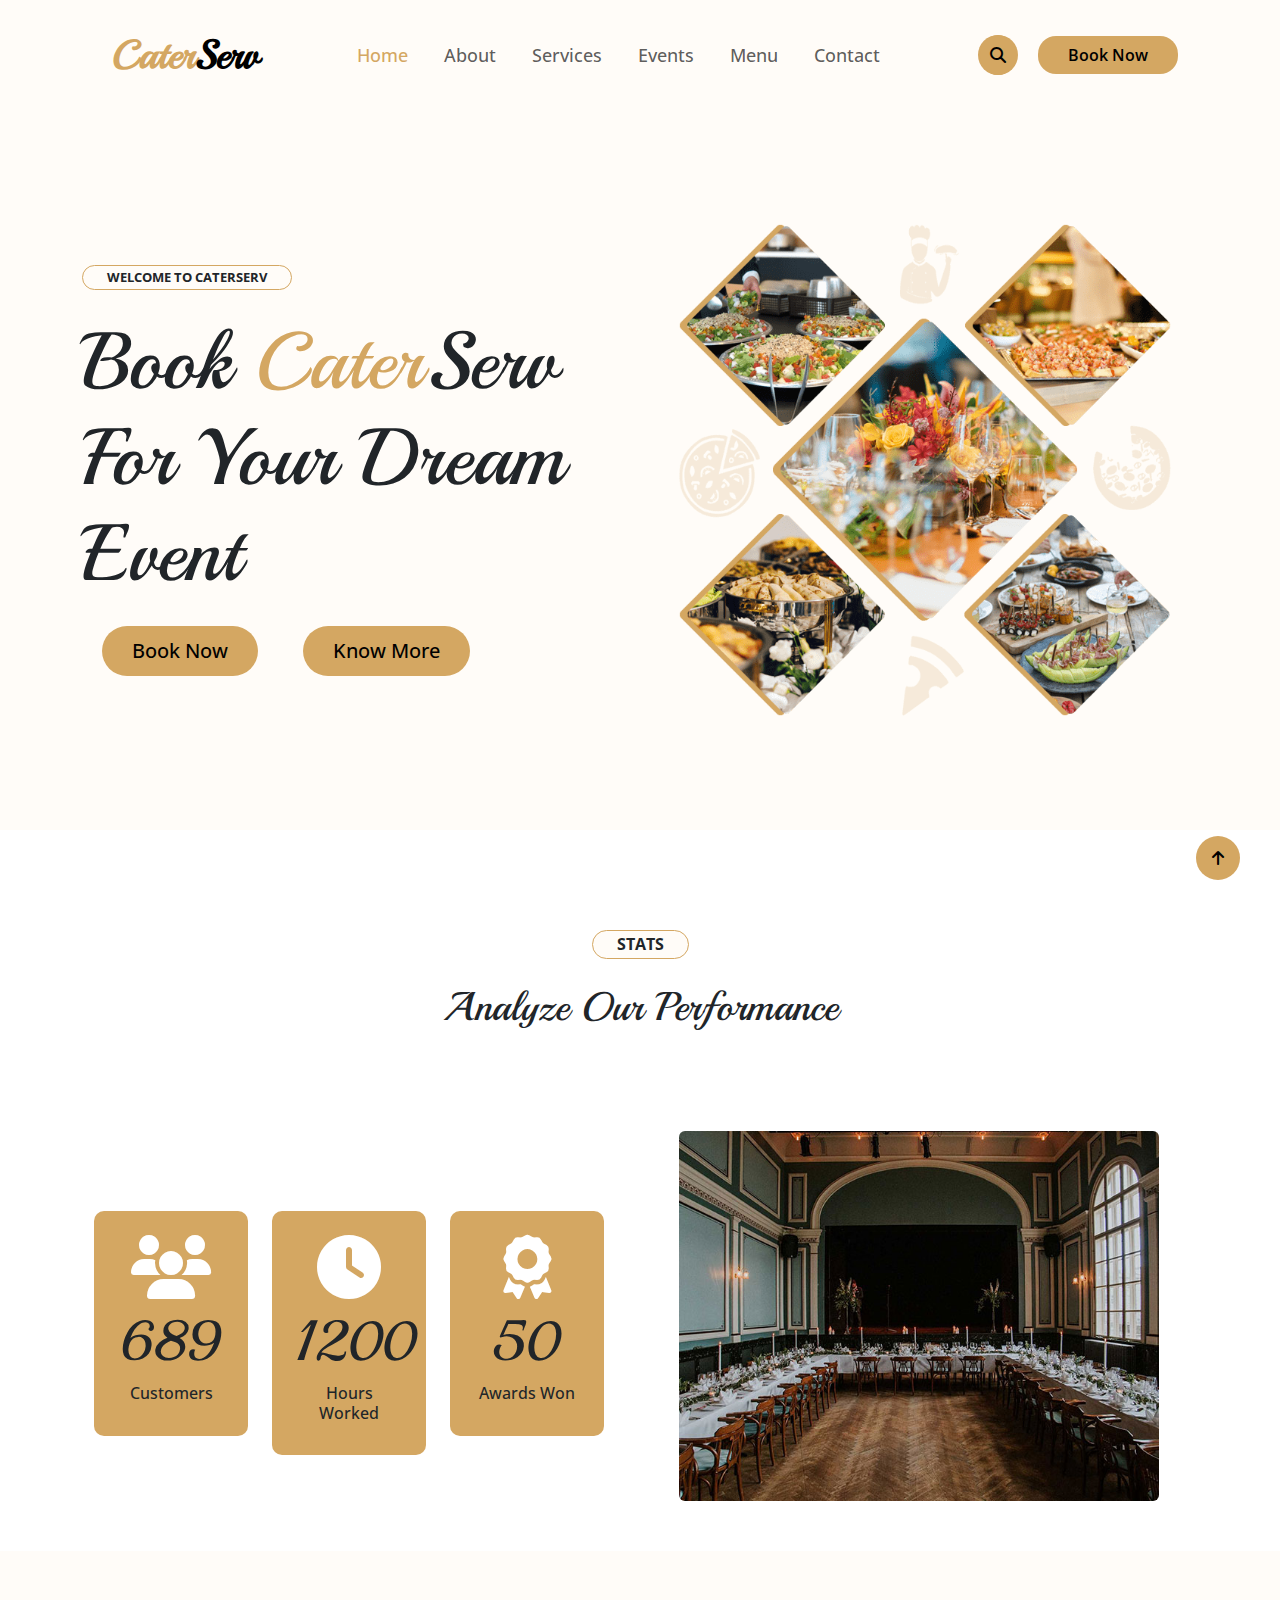
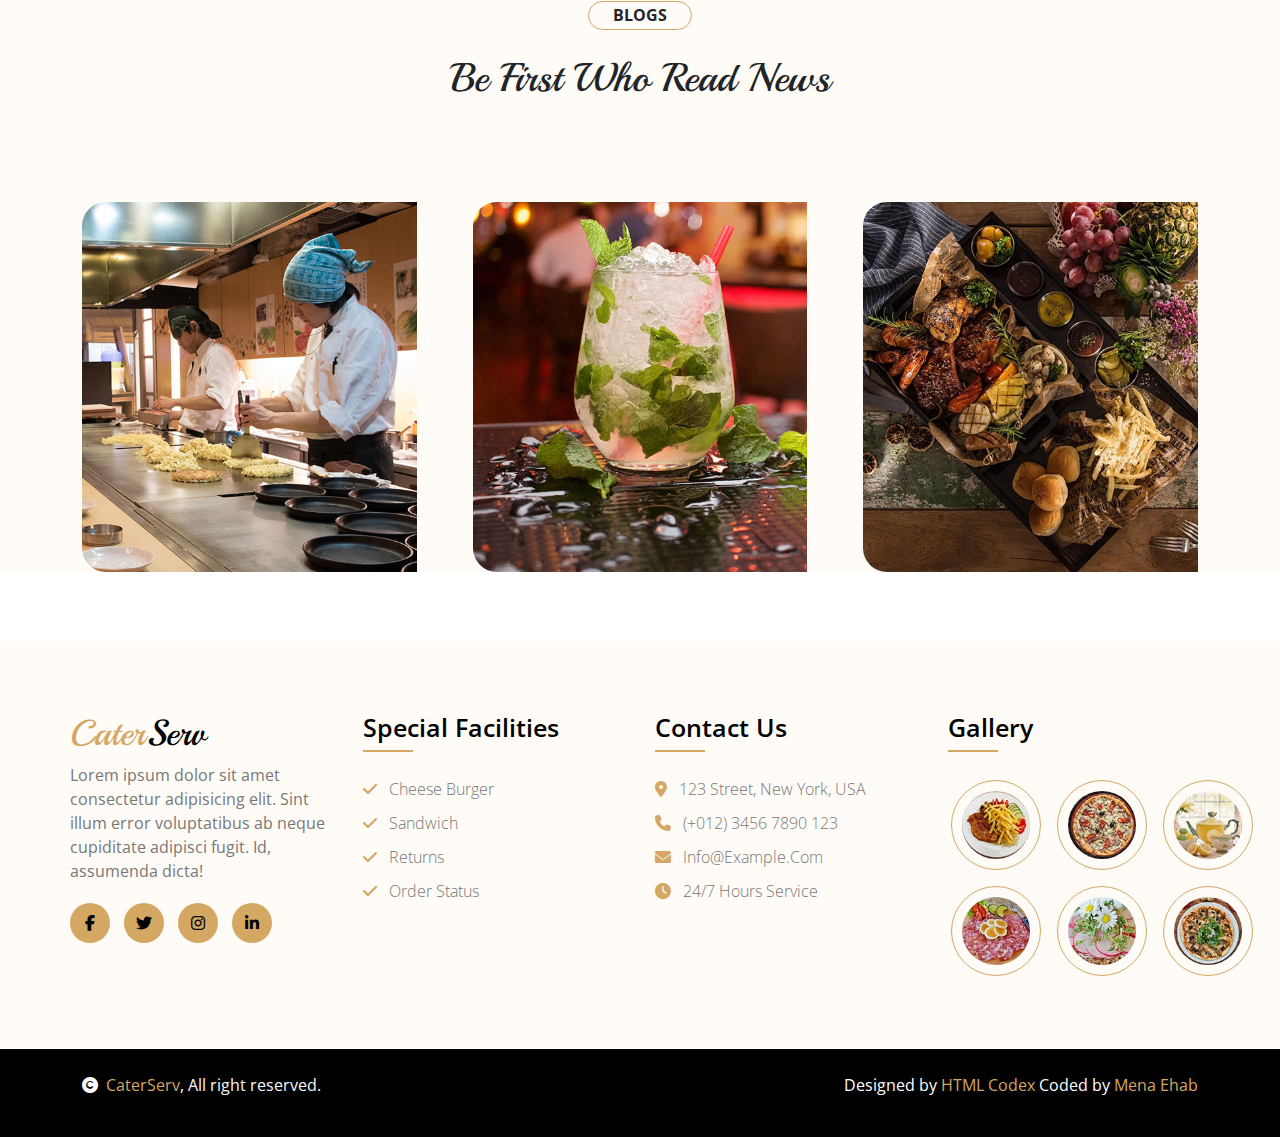
<file: index.html>
<!DOCTYPE html>
<html lang="en">
  <head>
    <meta charset="UTF-8" />
    <meta
      name="viewport"
      content="width=device-width, user-scalable=no, initial-scale=1.0, maximum-scale=1.0, minimum-scale=1.0"
    />
    <meta http-equiv="X-UA-Compatible" content="ie=edge" />
    <title>CaterServ</title>
    <link
      href="https://cdn.jsdelivr.net/npm/bootstrap@5.3.3/dist/css/bootstrap.min.css"
      rel="stylesheet"
      integrity="sha384-QWTKZyjpPEjISv5WaRU9OFeRpok6YctnYmDr5pNlyT2bRjXh0JMhjY6hW+ALEwIH"
      crossorigin="anonymous"
    />
    <link
      rel="stylesheet"
      href="https://cdnjs.cloudflare.com/ajax/libs/font-awesome/6.6.0/css/all.min.css"
    />
    <link rel="stylesheet" href="css/style.css" />
  </head>

  <body>
    <header>
      <nav class="navbar navbar-expand-lg bg-body-tertiary">
        <div class="container-fluid container">
          <a class="navbar-brand" href="#"
            ><span class="first">Cater</span><span class="second">Serv</span></a
          >
          <button
            class="navbar-toggler"
            type="button"
            data-bs-toggle="collapse"
            data-bs-target="#navbarSupportedContent"
            aria-controls="navbarSupportedContent"
            aria-expanded="false"
            aria-label="Toggle navigation"
          >
            <span class="navbar-toggler-icon"></span>
          </button>
          <div class="collapse navbar-collapse" id="navbarSupportedContent">
            <ul class="navbar-nav me-auto mb-2 mb-lg-0 centered-nav">
              <li class="nav-item">
                <a class="nav-link active" href="/index.html">Home</a>
              </li>
              <li class="nav-item">
                <a class="nav-link" href="/about.html">About</a>
              </li>
              <li class="nav-item">
                <a class="nav-link" href="/services.html">Services</a>
              </li>
              <li class="nav-item">
                <a class="nav-link" href="/event.html">Events</a>
              </li>
              <li class="nav-item">
                <a class="nav-link" href="/menu.html">Menu</a>
              </li>
              <li class="nav-item">
                <a class="nav-link" href="/contact.html">Contact</a>
              </li>
            </ul>
            <div class="icon">
              <i class="fa-solid fa-magnifying-glass icon"></i>
            </div>
            <form class="d-flex" role="search">
              <input
                class="form-control me-2 custom-search"
                type="search"
                placeholder="Search"
                aria-label="Search"
              />
              <button
                class="btn btn-outline-primary custom-search-btn"
                type="submit"
              >
                Search
              </button>
            </form>
            <button class="btn btn-primary">Book Now</button>
          </div>
        </div>
      </nav>
    </header>
    <section class="hero" id="hero">
      <div class="container">
        <div class="row align-items-center">
          <div class="col-md-6">
            <div class="box">
              <h6
                class="text-label d-inline-block fw-bold text-dark text-uppercase bg-light border border-primary rounded-pill px-4 py-1 mb-4 animated bounceInDown"
              >
                Welcome to CaterServ
              </h6>
              <h1 class="text-hero mb-4">
                Book <span>Cater</span>Serv For Your Dream Event
              </h1>
              <div class="button-group">
                <button class="btn btn-primary btn-lg">Book Now</button>
                <button class="btn btn-primary btn-lg">Know More</button>
              </div>
            </div>
          </div>
          <div class="col-md-6 text-center">
            <img
              class="rounded animated zoomIn"
              src="img/hero.png"
              alt="hero image"
            />
          </div>
        </div>
      </div>
    </section>
    <section class="stats" id="stats">
      <div class="container">
        <div class="row">
          <div class="col-md-12 container">
            <h4
              class="section-title text-center text-label d-inline-block fw-bold text-dark text-uppercase bg-light border border-primary rounded-pill px-4 py-1 mb-4 animated bounceInDown"
            >
              Stats
            </h4>
          </div>
          <div class="col-md-12 container">
            <h4 class="section-description text-center">
              Analyze Our Performance
            </h4>
          </div>
          <div class="col-md-6">
            <div class="row">
              <div class="col-md-4">
                <div class="box">
                  <i class="fa-solid fa-users"></i>
                  <h3 class="counter">689</h3>
                  <h5>Customers</h5>
                </div>
              </div>
              <div class="col-md-4">
                <div class="box">
                  <i class="fa-solid fa-clock"></i>
                  <h3 class="counter">1200</h3>
                  <h5>Hours Worked</h5>
                </div>
              </div>
              <div class="col-md-4">
                <div class="box">
                  <i class="fa-solid fa-award"></i>
                  <h3 class="counter">50</h3>
                  <h5>Awards Won</h5>
                </div>
              </div>
            </div>
          </div>
          <div class="col-md-6">
            <img
              class="rounded animated zoomIn"
              src="img/fact.jpg"
              alt="Statistics Image"
            />
          </div>
        </div>
      </div>
    </section>
    <section class="blog" id="blog">
      <div class="container">
        <div class="row">
          <div class="col-md-12 titles">
            <h4
              class="section-title text-center text-label d-inline-block fw-bold text-dark text-uppercase bg-light border border-primary rounded-pill px-4 py-1 mb-4 animated bounceInDown"
            >
              Blogs
            </h4>
          </div>
          <div class="col-md-12 container">
            <h4 class="section-description text-center">
              Be First Who Read News
            </h4>
          </div>
        </div>
        <div class="card-container">
          <div class="card-article">
            <img src="/img/blog-1.jpg" alt="image" class="card-img" />
            <div class="card-data">
              <span class="card-description"
                >How to get more test in your food from</span
              >
              <h2 class="card-title">footer, ipsum</h2>
              <a href="#" class="card-button">Read More</a>
            </div>
          </div>

          <div class="card-article">
            <img src="/img/blog-2.jpg" alt="image" class="card-img" />
            <div class="card-data">
              <span class="card-description"
                >How to get more test in your food from</span
              >
              <h2 class="card-title">Lorem, ipsum</h2>
              <a href="#" class="card-button">Read More</a>
            </div>
          </div>

          <div class="card-article">
            <img src="/img/blog-3.jpg" alt="image" class="card-img" />
            <div class="card-data">
              <span class="card-description"
                >How to get more test in your food from</span
              >
              <h2 class="card-title">Lorem, ipsum</h2>
              <a href="#" class="card-button">Read More</a>
            </div>
          </div>
        </div>
      </div>
    </section>
    <footer>
      <div class="container">
        <div class="row">
          <div class="footer-col">
            <h1 class="title"><span>Cater</span>Serv</h1>
            <p>
              Lorem ipsum dolor sit amet consectetur adipisicing elit. Sint
              illum error voluptatibus ab neque cupiditate adipisci fugit. Id,
              assumenda dicta!
            </p>
            <div class="social-links">
              <a href="#"><i class="fab fa-facebook-f"></i></a>
              <a href="#"><i class="fab fa-twitter"></i></a>
              <a href="#"><i class="fab fa-instagram"></i></a>
              <a href="#"><i class="fab fa-linkedin-in"></i></a>
            </div>
          </div>
          <div class="footer-col">
            <h4>Special Facilities</h4>
            <ul>
              <li>
                <a href="#"
                  ><span><i class="fa-solid fa-check icons"></i></span> Cheese
                  Burger</a
                >
              </li>
              <li>
                <a href="#"
                  ><span><i class="fa-solid fa-check icons"></i></span>
                  Sandwich</a
                >
              </li>
              <li>
                <a href="#"
                  ><span><i class="fa-solid fa-check icons"></i></span>
                  Returns</a
                >
              </li>
              <li>
                <a href="#"
                  ><span><i class="fa-solid fa-check icons"></i></span> Order
                  Status</a
                >
              </li>
            </ul>
          </div>
          <div class="footer-col">
            <h4>Contact Us</h4>
            <ul>
              <li>
                <a href="#"
                  ><span><i class="fa-solid fa-location-dot icons"></i></span>
                  123 Street, New York, USA</a
                >
              </li>
              <li>
                <a href="#"
                  ><span><i class="fa-solid fa-phone icons"></i></span> (+012)
                  3456 7890 123</a
                >
              </li>
              <li>
                <a href="#"
                  ><span><i class="fa-solid fa-envelope icons"></i></span>
                  info@example.com</a
                >
              </li>
              <li>
                <a href="#"
                  ><span><i class="fa-solid fa-clock icons"></i></span> 24/7
                  Hours Service</a
                >
              </li>
            </ul>
          </div>
          <div class="footer-col">
            <h4>Gallery</h4>
            <div class="box footer-gallery">
              <img src="img/menu-01.jpg" alt="" />
              <img src="img/menu-02.jpg" alt="" />
              <img src="img/menu-03.jpg" alt="" />
              <img src="img/menu-04.jpg" alt="" />
              <img src="img/menu-05.jpg" alt="" />
              <img src="img/menu-06.jpg" alt="" />
            </div>
          </div>
        </div>
      </div>
    </footer>
    <div class="container-fluid copyright end-color py-4">
      <div class="container">
        <div class="row">
          <div class="col-md-6 text-center text-md-start mb-3 mb-md-0">
            <span class="text-light"
              ><a
                href="#"
                style="text-decoration: none; color: var(--main-color)"
                ><i class="fas fa-copyright text-light me-2"></i>CaterServ</a
              >, All right reserved.</span
            >
          </div>
          <div class="col-md-6 my-auto text-center text-md-end text-white">
            <p>
              Designed by
              <span style="text-decoration: none; color: var(--main-color)"
                >HTML Codex</span
              >
              Coded by
              <span style="text-decoration: none; color: var(--main-color)"
                >Mena Ehab</span
              >
            </p>
          </div>
        </div>
      </div>
    </div>

    <script
      src="https://cdn.jsdelivr.net/npm/bootstrap@5.3.3/dist/js/bootstrap.bundle.min.js"
      integrity="sha384-YvpcrYf0tY3lHB60NNkmXc5s9fDVZLESaAA55NDzOxhy9GkcIdslK1eN7N6jIeHz"
      crossorigin="anonymous"
    ></script>

    <!-- Top Scroll arrow -->
    <a
      href="#"
      class="btn btn-md-square btn-primary rounded-circle back-to-top"
      style="display: flex"
      ><i class="fa fa-arrow-up"></i
    ></a>
  </body>
</html>
</file>
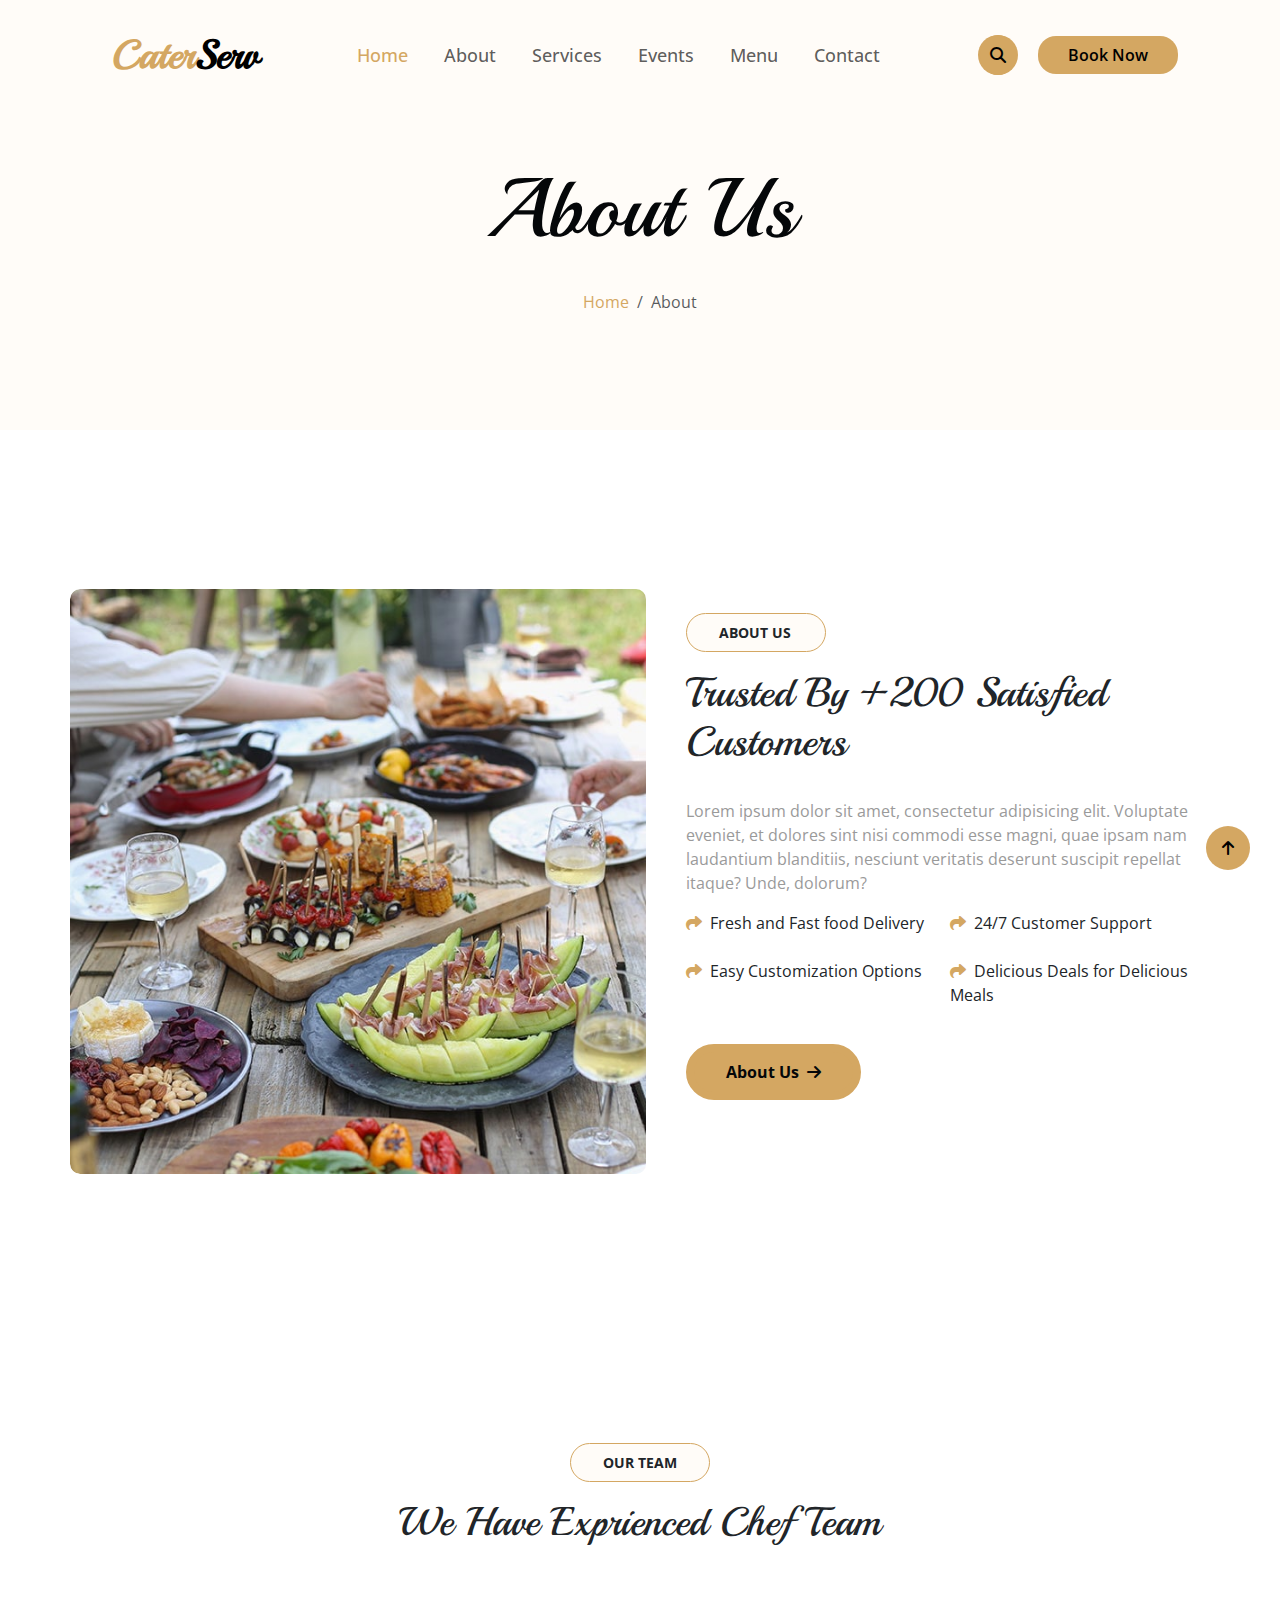
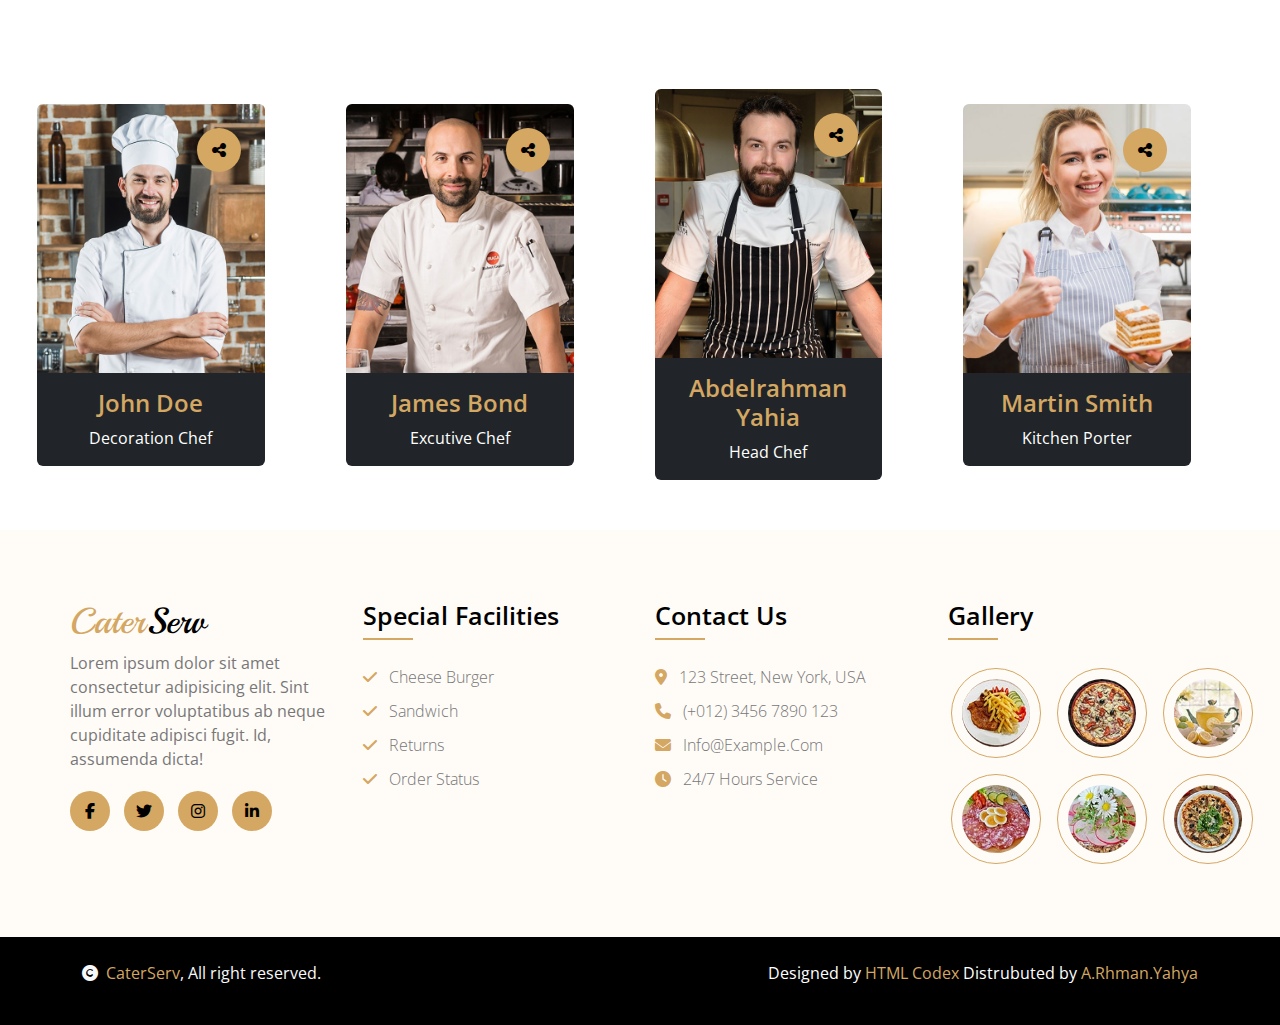
<file: about.html>
<!DOCTYPE html>
<html lang="en">
  <head>
    <meta charset="UTF-8" />
    <meta
      name="viewport"
      content="width=device-width, user-scalable=no, initial-scale=1.0, maximum-scale=1.0, minimum-scale=1.0"
    />
    <meta http-equiv="X-UA-Compatible" content="ie=edge" />
    <title>CaterServ</title>
    <link
      href="https://cdn.jsdelivr.net/npm/bootstrap@5.3.3/dist/css/bootstrap.min.css"
      rel="stylesheet"
      integrity="sha384-QWTKZyjpPEjISv5WaRU9OFeRpok6YctnYmDr5pNlyT2bRjXh0JMhjY6hW+ALEwIH"
      crossorigin="anonymous"
    />
    <link
      rel="stylesheet"
      href="https://cdnjs.cloudflare.com/ajax/libs/font-awesome/6.6.0/css/all.min.css"
    />
    <link rel="stylesheet" href="css/about.css" />
  </head>

  <body>
    <header>
      <nav class="navbar navbar-expand-lg bg-body-tertiary">
        <div class="container-fluid container">
          <a class="navbar-brand" href="#"
            ><span class="first">Cater</span><span class="second">Serv</span></a
          >
          <button
            class="navbar-toggler"
            type="button"
            data-bs-toggle="collapse"
            data-bs-target="#navbarSupportedContent"
            aria-controls="navbarSupportedContent"
            aria-expanded="false"
            aria-label="Toggle navigation"
          >
            <span class="navbar-toggler-icon"></span>
          </button>
          <div class="collapse navbar-collapse" id="navbarSupportedContent">
            <ul class="navbar-nav me-auto mb-2 mb-lg-0 centered-nav">
              <li class="nav-item">
                <a class="nav-link active" href="/index.html">Home</a>
              </li>
              <li class="nav-item">
                <a class="nav-link" href="/about.html">About</a>
              </li>
              <li class="nav-item">
                <a class="nav-link" href="/services.html">Services</a>
              </li>
              <li class="nav-item">
                <a class="nav-link" href="/event.html">Events</a>
              </li>
              <li class="nav-item">
                <a class="nav-link" href="/menu.html">Menu</a>
              </li>
              <li class="nav-item">
                <a class="nav-link" href="/contact.html">Contact</a>
              </li>
            </ul>
            <div class="icon">
              <i class="fa-solid fa-magnifying-glass icon"></i>
            </div>
            <form class="d-flex" role="search">
              <input
                class="form-control me-2 custom-search"
                type="search"
                placeholder="Search"
                aria-label="Search"
              />
              <button
                class="btn btn-outline-success custom-search-btn"
                type="submit"
              >
                Search
              </button>
            </form>
            <button class="btn btn-primary">Book Now</button>
          </div>
        </div>
      </nav>
    </header>
    <script
      src="https://cdn.jsdelivr.net/npm/bootstrap@5.3.3/dist/js/bootstrap.bundle.min.js"
      integrity="sha384-YvpcrYf0tY3lHB60NNkmXc5s9fDVZLESaAA55NDzOxhy9GkcIdslK1eN7N6jIeHz"
      crossorigin="anonymous"
    ></script>

    <!-- Start About -->

    <section class="about">
      <div class="container">
        <div class="text">
          <h1>About Us</h1>
          <ol class="breadcrumb justify-content-center">
            <li class="breadcrumb-item"><a href="Home.html">Home</a></li>
            <li class="breadcrumb-item active" aria-current="page">About</li>
          </ol>
        </div>
      </div>
    </section>

    <!-- ==================== -->
    <div class="second">
      <div class="aboutus">
        <div class="container">
          <div class="ro">
            <div class="aus-img">
              <img src="img/about.jpg" class="aus-img" alt="" />
            </div>
            <div class="aus-txt">
              <small class="txt">About Us</small>
              <h1 class="h1">Trusted By +200 Satisfied Customers</h1>
              <p class="p">
                Lorem ipsum dolor sit amet, consectetur adipisicing elit.
                Voluptate eveniet, et dolores sint nisi commodi esse magni, quae
                ipsam nam laudantium blanditiis, nesciunt veritatis deserunt
                suscipit repellat itaque? Unde, dolorum?
              </p>
              <div class="row g-4 text-dark mb-5">
                <div class="col-sm-6">
                  <i class="fas fa-share text-primary me-2"></i>Fresh and Fast
                  food Delivery
                </div>
                <div class="col-sm-6">
                  <i class="fas fa-share text-primary me-2"></i>24/7 Customer
                  Support
                </div>
                <div class="col-sm-6">
                  <i class="fas fa-share text-primary me-2"></i>Easy
                  Customization Options
                </div>
                <div class="col-sm-6">
                  <i class="fas fa-share text-primary me-2"></i>Delicious Deals
                  for Delicious Meals
                </div>
                <div>
                  <a href="" class="button"
                    >About Us<i class="fas fa-arrow-right ps-2"></i
                  ></a>
                </div>
              </div>
            </div>
          </div>
        </div>
      </div>
    </div>
    <!-- ==================== -->
    <!-- Start Team -->
    <div class="container-fluid team py-6">
      <div class="container">
        <div class="text">
          <small class="txt">Our Team</small>
          <h1>We Have Exprienced Chef Team</h1>
        </div>
      </div>
    </div>
    <div class="cards row g-4 team-cards">
      <div class="col-lg-3 col-md-6">
        <div class="team-item rounded">
          <div class="img">
            <img class="img-fluid rounded-top" src="img/team-1.jpg" alt="" />
          </div>
          <div class="team-content text-center py-3 bg-dark rounded-bottom">
            <h4 class="text-primary">John Doe</h4>
            <p class="text-white mb-0">Decoration Chef</p>
          </div>
          <div class="team-icon d-flex flex-column justify-content-center m-4">
            <a
              class="share btn btn-primary btn-md-square rounded-circle mb-2"
              href=""
              ><i class="fas fa-share-alt"></i
            ></a>
            <a
              class="share-link btn btn-primary btn-md-square rounded-circle mb-2"
              href=""
              ><i class="fab fa-facebook-f"></i
            ></a>
            <a
              class="share-link btn btn-primary btn-md-square rounded-circle mb-2"
              href=""
              ><i class="fab fa-twitter"></i
            ></a>
            <a
              class="share-link btn btn-primary btn-md-square rounded-circle mb-2"
              href=""
              ><i class="fab fa-instagram"></i
            ></a>
          </div>
        </div>
      </div>
      <div class="col-lg-3 col-md-6">
        <div class="team-item rounded">
          <div class="img">
            <img class="img-fluid rounded-top" src="img/team-4.jpg" alt="" />
          </div>
          <div class="team-content text-center py-3 bg-dark rounded-bottom">
            <h4 class="text-primary">James Bond</h4>
            <p class="text-white mb-0">Excutive Chef</p>
          </div>
          <div class="team-icon d-flex flex-column justify-content-center m-4">
            <a
              class="share btn btn-primary btn-md-square rounded-circle mb-2"
              href=""
              ><i class="fas fa-share-alt"></i
            ></a>
            <a
              class="share-link btn btn-primary btn-md-square rounded-circle mb-2"
              href=""
              ><i class="fab fa-facebook-f"></i
            ></a>
            <a
              class="share-link btn btn-primary btn-md-square rounded-circle mb-2"
              href=""
              ><i class="fab fa-twitter"></i
            ></a>
            <a
              class="share-link btn btn-primary btn-md-square rounded-circle mb-2"
              href=""
              ><i class="fab fa-instagram"></i
            ></a>
          </div>
        </div>
      </div>
      <div class="col-lg-3 col-md-6">
        <div class="team-item rounded">
          <div class="img">
            <img class="img-fluid rounded-top" src="img/team-2.jpg" alt="" />
          </div>
          <div class="team-content text-center py-3 bg-dark rounded-bottom">
            <h4 class="text-primary">Abdelrahman Yahia</h4>
            <p class="text-white mb-0">Head Chef</p>
          </div>
          <div class="team-icon d-flex flex-column justify-content-center m-4">
            <a
              class="share btn btn-primary btn-md-square rounded-circle mb-2"
              href=""
              ><i class="fas fa-share-alt"></i
            ></a>
            <a
              class="share-link btn btn-primary btn-md-square rounded-circle mb-2"
              href=""
              ><i class="fab fa-facebook-f"></i
            ></a>
            <a
              class="share-link btn btn-primary btn-md-square rounded-circle mb-2"
              href=""
              ><i class="fab fa-twitter"></i
            ></a>
            <a
              class="share-link btn btn-primary btn-md-square rounded-circle mb-2"
              href=""
              ><i class="fab fa-instagram"></i
            ></a>
          </div>
        </div>
      </div>
      <div class="col-lg-3 col-md-6">
        <div class="team-item rounded">
          <div class="img">
            <img class="img-fluid rounded-top" src="img/team-3.jpg" alt="" />
          </div>
          <div class="team-content text-center py-3 bg-dark rounded-bottom">
            <h4 class="text-primary">Martin Smith</h4>
            <p class="text-white mb-0">Kitchen Porter</p>
          </div>
          <div class="team-icon d-flex flex-column justify-content-center m-4">
            <a
              class="share btn btn-primary btn-md-square rounded-circle mb-2"
              href=""
              ><i class="fas fa-share-alt"></i
            ></a>
            <a
              class="share-link btn btn-primary btn-md-square rounded-circle mb-2"
              href=""
              ><i class="fab fa-facebook-f"></i
            ></a>
            <a
              class="share-link btn btn-primary btn-md-square rounded-circle mb-2"
              href=""
              ><i class="fab fa-twitter"></i
            ></a>
            <a
              class="share-link btn btn-primary btn-md-square rounded-circle mb-2"
              href=""
              ><i class="fab fa-instagram"></i
            ></a>
          </div>
        </div>
      </div>
    </div>
    <!-- ==================== -->
    <!-- End Team -->
    <!-- ==================== -->
    <!-- End About -->

    <!-- ==================== -->
    <!-- ==================== -->

    <!-- Footer Start -->

    <footer>
      <div class="container">
        <div class="row">
          <div class="footer-col">
            <h1 class="title"><span>Cater</span>Serv</h1>
            <p>
              Lorem ipsum dolor sit amet consectetur adipisicing elit. Sint
              illum error voluptatibus ab neque cupiditate adipisci fugit. Id,
              assumenda dicta!
            </p>
            <div class="social-links">
              <a href="#"><i class="fab fa-facebook-f"></i></a>
              <a href="#"><i class="fab fa-twitter"></i></a>
              <a href="#"><i class="fab fa-instagram"></i></a>
              <a href="#"><i class="fab fa-linkedin-in"></i></a>
            </div>
          </div>
          <div class="footer-col">
            <h4>Special Facilities</h4>
            <ul>
              <li>
                <a href="#"
                  ><span><i class="fa-solid fa-check icons"></i></span> Cheese
                  Burger</a
                >
              </li>
              <li>
                <a href="#"
                  ><span><i class="fa-solid fa-check icons"></i></span>
                  Sandwich</a
                >
              </li>
              <li>
                <a href="#"
                  ><span><i class="fa-solid fa-check icons"></i></span>
                  Returns</a
                >
              </li>
              <li>
                <a href="#"
                  ><span><i class="fa-solid fa-check icons"></i></span> Order
                  Status</a
                >
              </li>
            </ul>
          </div>
          <div class="footer-col">
            <h4>Contact Us</h4>
            <ul>
              <li>
                <a href="#"
                  ><span><i class="fa-solid fa-location-dot icons"></i></span>
                  123 Street, New York, USA</a
                >
              </li>
              <li>
                <a href="#"
                  ><span><i class="fa-solid fa-phone icons"></i></span> (+012)
                  3456 7890 123</a
                >
              </li>
              <li>
                <a href="#"
                  ><span><i class="fa-solid fa-envelope icons"></i></span>
                  info@example.com</a
                >
              </li>
              <li>
                <a href="#"
                  ><span><i class="fa-solid fa-clock icons"></i></span> 24/7
                  Hours Service</a
                >
              </li>
            </ul>
          </div>
          <div class="footer-col">
            <h4>Gallery</h4>
            <div class="box footer-gallery">
              <img src="img/menu-01.jpg" alt="" />
              <img src="img/menu-02.jpg" alt="" />
              <img src="img/menu-03.jpg" alt="" />
              <img src="img/menu-04.jpg" alt="" />
              <img src="img/menu-05.jpg" alt="" />
              <img src="img/menu-06.jpg" alt="" />
            </div>
          </div>
        </div>
      </div>
    </footer>

    <!-- Footer End -->

    <!-- Final Footer Start -->

    <div class="end-color container-fluid copyright bg-dark py-4">
      <div class="container">
        <div class="row">
          <div class="col-md-6 text-center text-md-start mb-3 mb-md-0">
            <span class="text-light"
              ><a
                href="#"
                style="text-decoration: none; color: var(--main-color)"
                ><i class="fas fa-copyright text-light me-2"></i>CaterServ</a
              >, All right reserved.</span
            >
          </div>
          <div class="col-md-6 my-auto text-center text-md-end text-white">
            <p>
              Designed by
              <span style="text-decoration: none; color: var(--main-color)"
                >HTML Codex</span
              >
              Distrubuted by
              <span style="text-decoration: none; color: var(--main-color)"
                >A.Rhman.Yahya</span
              >
            </p>
          </div>
        </div>
      </div>
    </div>

    <!-- Final Footer End -->

    <!-- Top Scroll arrow -->
    <a
      href="#"
      class="btn btn-md-square btn-primary rounded-circle back-to-top"
      style="display: flex"
      ><i class="fa fa-arrow-up"></i
    ></a>
  </body>
</html>
</file>
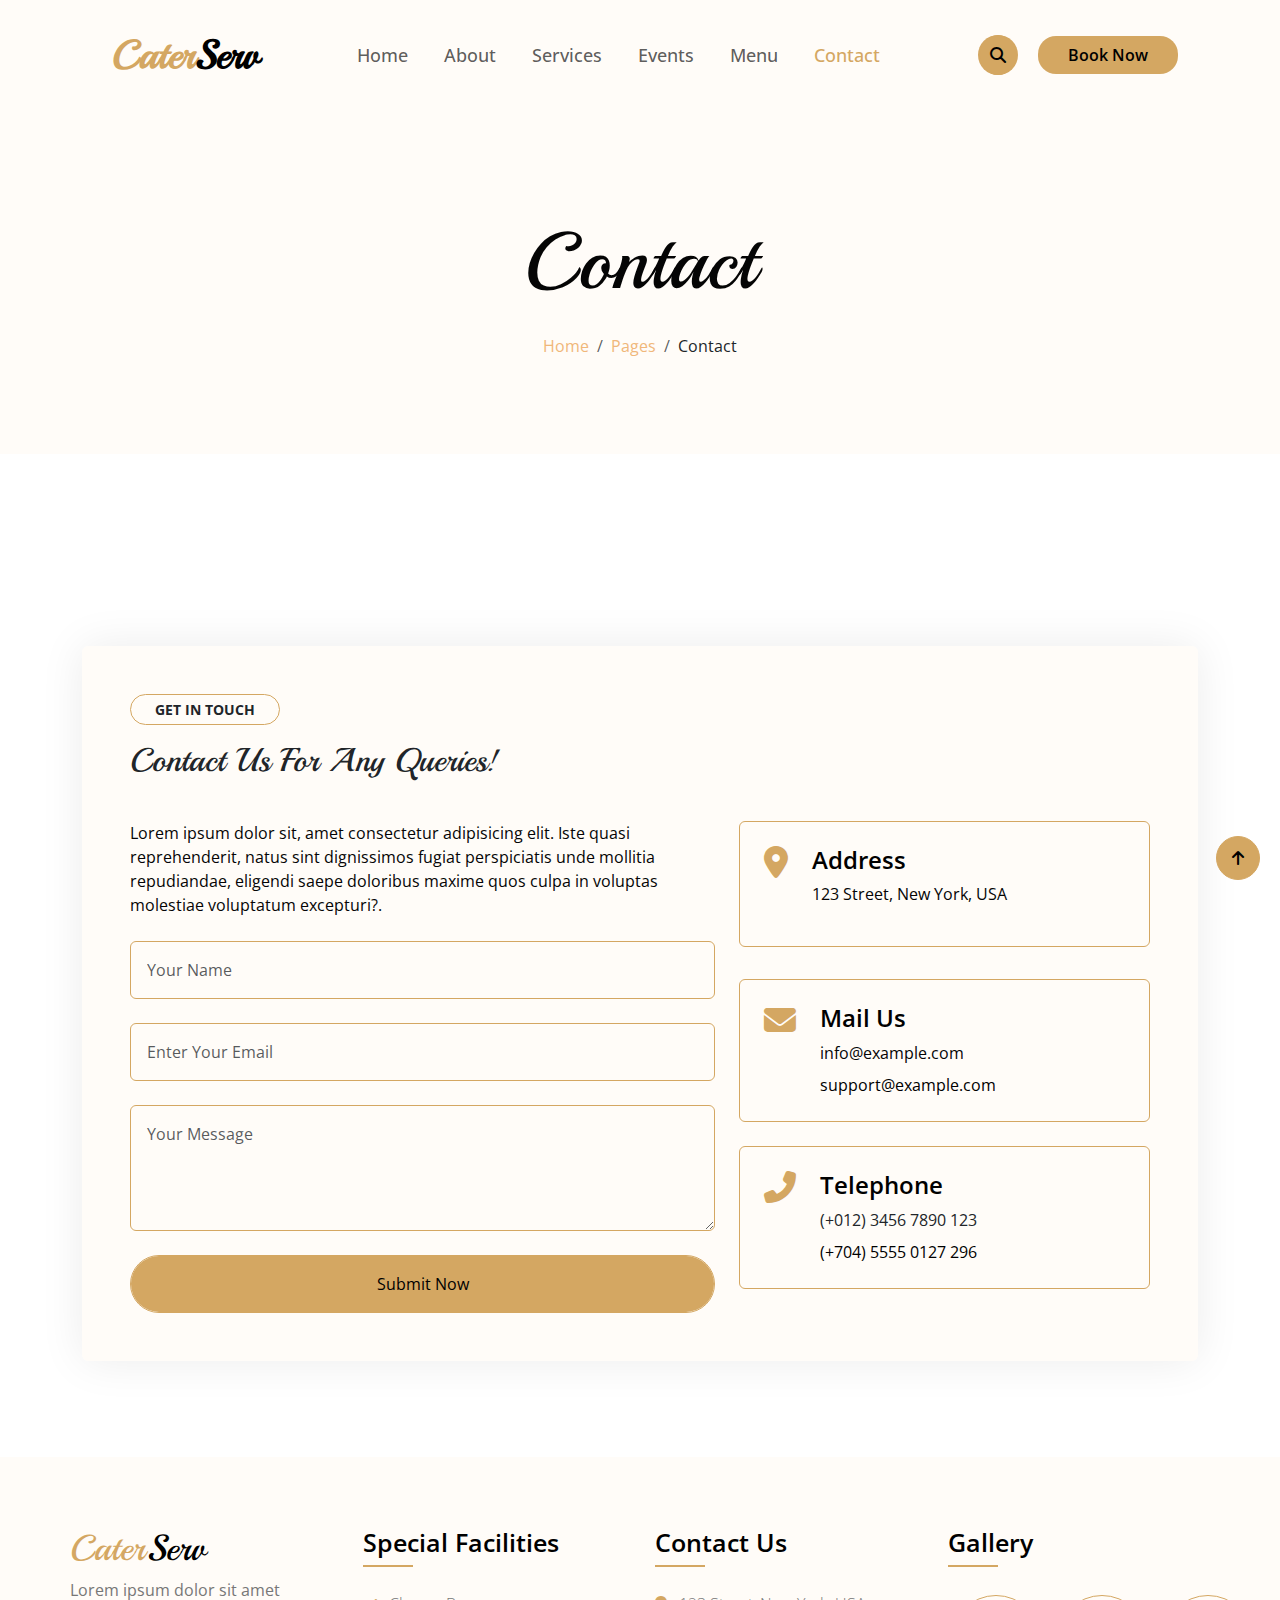
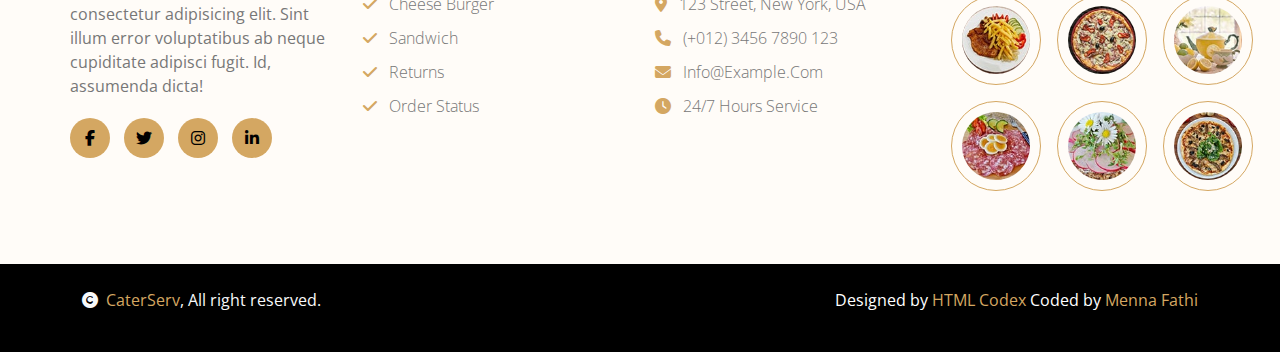
<file: contact.html>
<!DOCTYPE html>
<html lang="en">
  <head>
    <meta charset="UTF-8" />
    <meta
      name="viewport"
      content="width=device-width, user-scalable=no, initial-scale=1.0, maximum-scale=1.0, minimum-scale=1.0"
    />
    <meta http-equiv="X-UA-Compatible" content="ie=edge" />
    <title>CaterServ</title>
    <link
      href="https://cdn.jsdelivr.net/npm/bootstrap@5.3.3/dist/css/bootstrap.min.css"
      rel="stylesheet"
      integrity="sha384-QWTKZyjpPEjISv5WaRU9OFeRpok6YctnYmDr5pNlyT2bRjXh0JMhjY6hW+ALEwIH"
      crossorigin="anonymous"
    />
    <link
      rel="stylesheet"
      href="https://cdnjs.cloudflare.com/ajax/libs/font-awesome/6.6.0/css/all.min.css"
    />
    <link rel="stylesheet" href="css/contact.css" />
  </head>

  <body>
    <header>
      <nav class="navbar navbar-expand-lg bg-body-tertiary">
        <div class="container-fluid container">
          <a class="navbar-brand" href="#"
            ><span class="first">Cater</span><span class="second">Serv</span></a
          >
          <button
            class="navbar-toggler"
            type="button"
            data-bs-toggle="collapse"
            data-bs-target="#navbarSupportedContent"
            aria-controls="navbarSupportedContent"
            aria-expanded="false"
            aria-label="Toggle navigation"
          >
            <span class="navbar-toggler-icon"></span>
          </button>
          <div class="collapse navbar-collapse" id="navbarSupportedContent">
            <ul class="navbar-nav me-auto mb-2 mb-lg-0 centered-nav">
              <li class="nav-item">
                <a class="nav-link " href="/index.html">Home</a>
              </li>
              <li class="nav-item">
                <a class="nav-link" href="/about.html">About</a>
              </li>
              <li class="nav-item">
                <a class="nav-link" href="/services.html">Services</a>
              </li>
              <li class="nav-item">
                <a class="nav-link" href="/event.html">Events</a>
              </li>
              <li class="nav-item">
                <a class="nav-link" href="/menu.html">Menu</a>
              </li>
              <li class="nav-item">
                <a class="nav-link active" href="/contact.html">Contact</a>
              </li>
            </ul>
            <div class="icon">
              <i class="fa-solid fa-magnifying-glass icon"></i>
            </div>
            <form class="d-flex" role="search">
              <input
                class="form-control me-2 custom-search"
                type="search"
                placeholder="Search"
                aria-label="Search"
              />
              <button
                class="btn btn-outline-success custom-search-btn"
                type="submit"
              >
                Search
              </button>
            </form>
            <button class="btn btn-primary">Book Now</button>
          </div>
        </div>
      </nav>
    </header>
    <script
      src="https://cdn.jsdelivr.net/npm/bootstrap@5.3.3/dist/js/bootstrap.bundle.min.js"
      integrity="sha384-YvpcrYf0tY3lHB60NNkmXc5s9fDVZLESaAA55NDzOxhy9GkcIdslK1eN7N6jIeHz"
      crossorigin="anonymous"
    ></script>

    <!-- start of contact -->
    <section class="breadcrumb-section">
      <div class="container-fluid bg-light py-6 my-6 mt-0">
        <div class="container text-center animated bounceInDown">
          <h1 class="display-1 mb-4">Contact</h1>
          <ol
            class="breadcrumb justify-content-center mb-0 animated bounceInDown"
          >
            <li class="breadcrumb-item"><a href="#">Home</a></li>
            <li class="breadcrumb-item"><a href="#">Pages</a></li>
            <li class="breadcrumb-item text-dark" aria-current="page">
              Contact
            </li>
          </ol>
        </div>
      </div>
    </section>
    <!-- end of contact -->

    <!-- Start of form control  -->

    <div
      class="container-fluid contact py-6 wow bounceInUp"
      data-wow-delay="0.1s"
      style="
        visibility: visible;
        animation-delay: 0.1s;
        animation-name: bounceInUp;
      "
    >
      <div class="container">
        <div class="p-5 bg-light rounded contact-form">
          <div class="row g-4">
            <div class="col-12">
              <div class="section-header">
                <small
                  class="d-inline-block fw-bold text-dark text-uppercase bg-light border border-primary rounded-pill px-4 py-1 mb-3"
                  >Get in touch</small
                >
                <h2 class="section-title">Contact Us For Any Queries!</h2>
              </div>
            </div>
            <div class="col-md-6 col-lg-7">
              <p class="mb-4">
                Lorem ipsum dolor sit, amet consectetur adipisicing elit. Iste
                quasi reprehenderit, natus sint dignissimos fugiat perspiciatis
                unde mollitia repudiandae, eligendi saepe doloribus maxime quos
                culpa in voluptas molestiae voluptatum excepturi?.
              </p>
              <form>
                <input
                  type="text"
                  class="w-100 form-control p-3 mb-4 border-primary bg-light"
                  placeholder="Your Name"
                />
                <input
                  type="email"
                  class="w-100 form-control p-3 mb-4 border-primary bg-light"
                  placeholder="Enter Your Email"
                />
                <textarea
                  class="w-100 form-control mb-4 p-3 border-primary bg-light"
                  rows="4"
                  cols="10"
                  placeholder="Your Message"
                  style="height: 126px"
                ></textarea>
                <button
                  class="w-100 btn btn-primary form-control p-3 border-primary bg-primary rounded-pill"
                  type="submit"
                >
                  Submit Now
                </button>
              </form>
            </div>
            <div class="col-md-6 col-lg-5">
              <div>
                <div
                  class="d-inline-flex w-100 border border-primary p-4 rounded mb-4"
                >
                  <i class="fas fa-map-marker-alt fa-2x text-primary me-4"></i>
                  <div class="">
                    <h4>Address</h4>
                    <p>123 Street, New York, USA</p>
                  </div>
                </div>
                <div
                  class="d-inline-flex w-100 border border-primary p-4 rounded mb-4"
                >
                  <i class="fas fa-envelope fa-2x text-primary me-4"></i>
                  <div class="">
                    <h4>Mail Us</h4>
                    <p class="mb-2">info@example.com</p>
                    <p class="mb-0">support@example.com</p>
                  </div>
                </div>
                <div
                  class="d-inline-flex w-100 border border-primary p-4 rounded"
                >
                  <i class="fa fa-phone-alt fa-2x text-primary me-4"></i>
                  <div class="">
                    <h4>Telephone</h4>
                    <p class="mb-2">(+012) 3456 7890 123</p>
                    <p class="mb-0">(+704) 5555 0127 296</p>
                  </div>
                </div>
              </div>
            </div>
          </div>
        </div>
      </div>
    </div>

    <!-- End of form control -->
    <footer>
      <div class="container">
        <div class="row">
          <div class="footer-col">
            <h1 class="title"><span>Cater</span>Serv</h1>
            <p>
              Lorem ipsum dolor sit amet consectetur adipisicing elit. Sint
              illum error voluptatibus ab neque cupiditate adipisci fugit. Id,
              assumenda dicta!
            </p>
            <div class="social-links">
              <a href="#"><i class="fab fa-facebook-f"></i></a>
              <a href="#"><i class="fab fa-twitter"></i></a>
              <a href="#"><i class="fab fa-instagram"></i></a>
              <a href="#"><i class="fab fa-linkedin-in"></i></a>
            </div>
          </div>
          <div class="footer-col">
            <h4>Special Facilities</h4>
            <ul>
              <li>
                <a href="#"
                  ><span><i class="fa-solid fa-check icons"></i></span> Cheese
                  Burger</a
                >
              </li>
              <li>
                <a href="#"
                  ><span><i class="fa-solid fa-check icons"></i></span>
                  Sandwich</a
                >
              </li>
              <li>
                <a href="#"
                  ><span><i class="fa-solid fa-check icons"></i></span>
                  Returns</a
                >
              </li>
              <li>
                <a href="#"
                  ><span><i class="fa-solid fa-check icons"></i></span> Order
                  Status</a
                >
              </li>
            </ul>
          </div>
          <div class="footer-col">
            <h4>Contact Us</h4>
            <ul>
              <li>
                <a href="#"
                  ><span><i class="fa-solid fa-location-dot icons"></i></span>
                  123 Street, New York, USA</a
                >
              </li>
              <li>
                <a href="#"
                  ><span><i class="fa-solid fa-phone icons"></i></span> (+012)
                  3456 7890 123</a
                >
              </li>
              <li>
                <a href="#"
                  ><span><i class="fa-solid fa-envelope icons"></i></span>
                  info@example.com</a
                >
              </li>
              <li>
                <a href="#"
                  ><span><i class="fa-solid fa-clock icons"></i></span> 24/7
                  Hours Service</a
                >
              </li>
            </ul>
          </div>
          <div class="footer-col">
            <h4>Gallery</h4>
            <div class="box footer-gallery">
              <img src="img/menu-01.jpg" alt="" />
              <img src="img/menu-02.jpg" alt="" />
              <img src="img/menu-03.jpg" alt="" />
              <img src="img/menu-04.jpg" alt="" />
              <img src="img/menu-05.jpg" alt="" />
              <img src="img/menu-06.jpg" alt="" />
            </div>
          </div>
        </div>
      </div>
    </footer>
    <div class="container-fluid copyright end-color py-4">
      <div class="container">
        <div class="row">
          <div class="col-md-6 text-center text-md-start mb-3 mb-md-0">
            <span class="text-light"
              ><a
                href="#"
                style="text-decoration: none; color: var(--main-color)"
                ><i class="fas fa-copyright text-light me-2"></i>CaterServ</a
              >, All right reserved.</span
            >
          </div>
          <div class="col-md-6 my-auto text-center text-md-end text-white">
            <p>
              Designed by
              <span style="text-decoration: none; color: var(--main-color)"
                >HTML Codex</span
              >
              Coded by
              <span style="text-decoration: none; color: var(--main-color)"
                >Menna Fathi</span
              >
            </p>
          </div>
        </div>
      </div>
    </div>

        <!-- Top Scroll arrow -->
        <a
        href="#"
        class="btn btn-md-square btn-primary rounded-circle back-to-top"
        style="display: flex"
        ><i class="fa fa-arrow-up"></i
      ></a>

  </body>
</html>
</file>
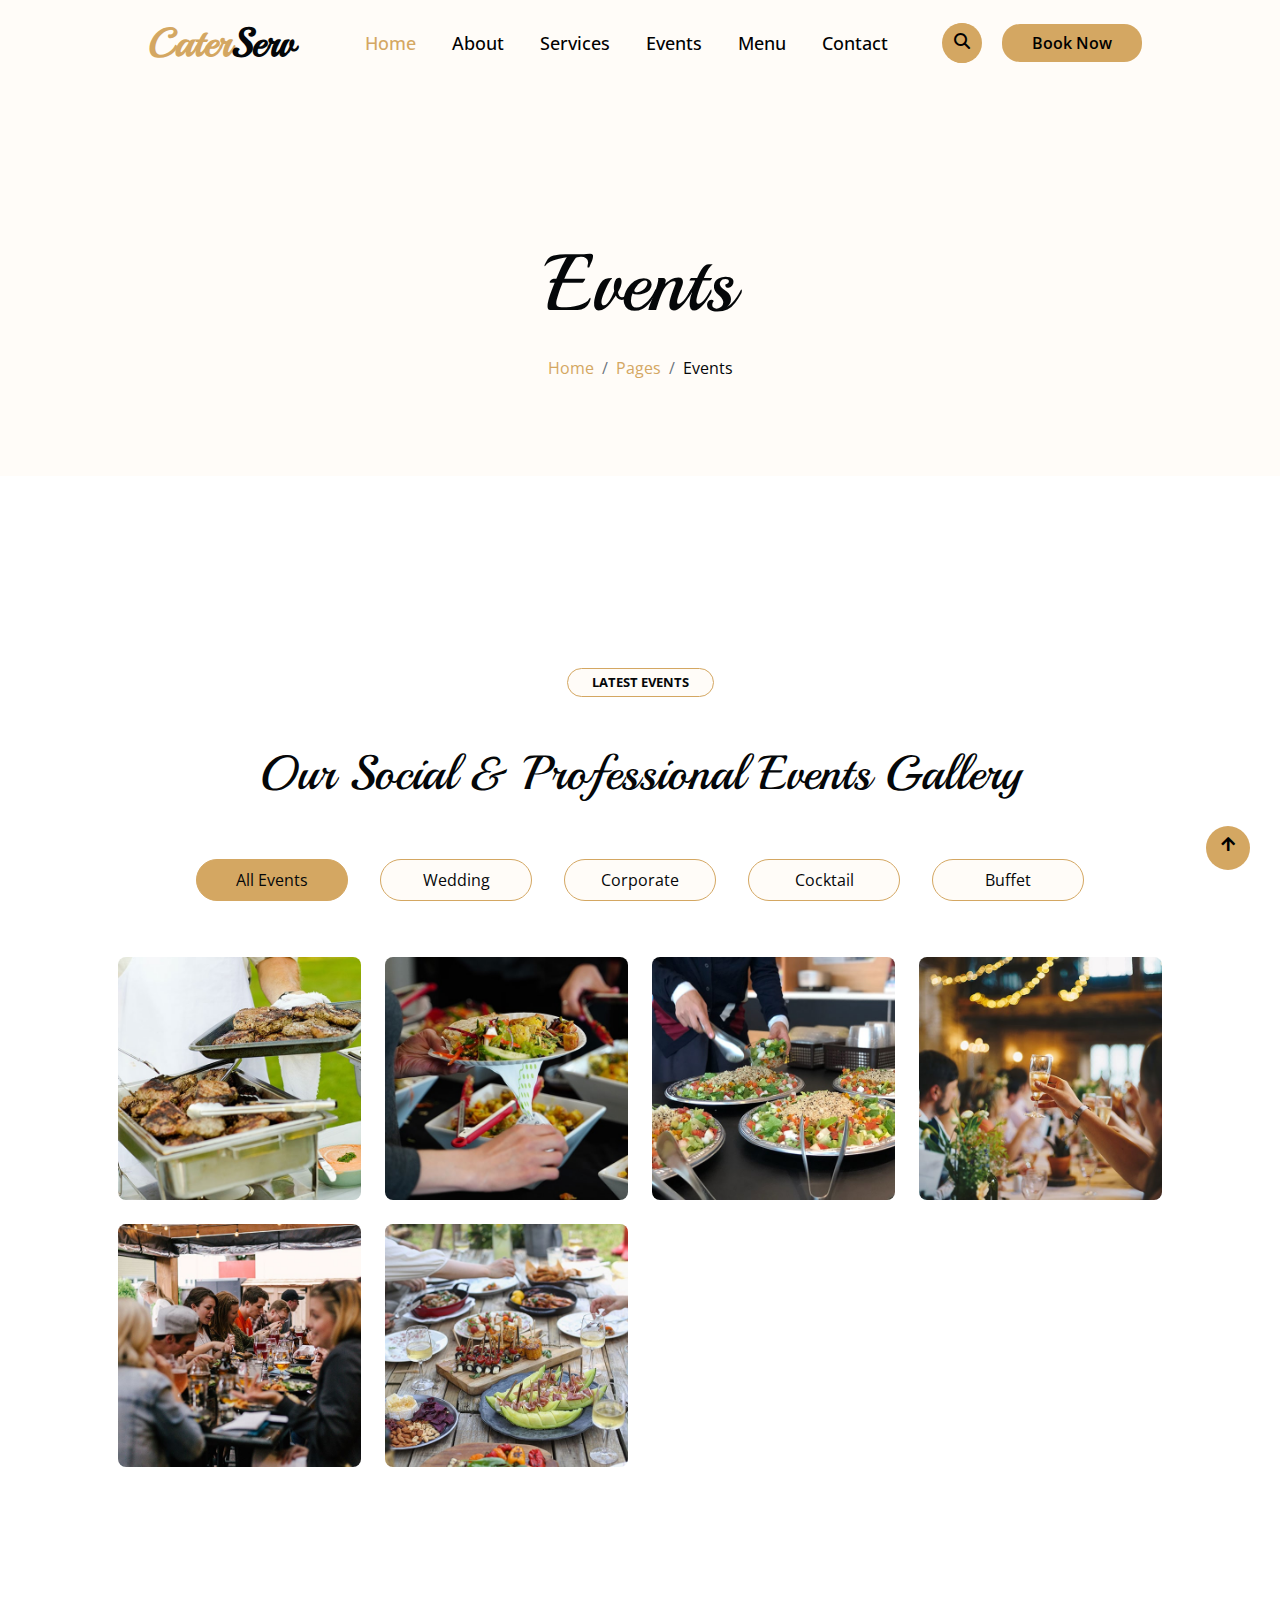
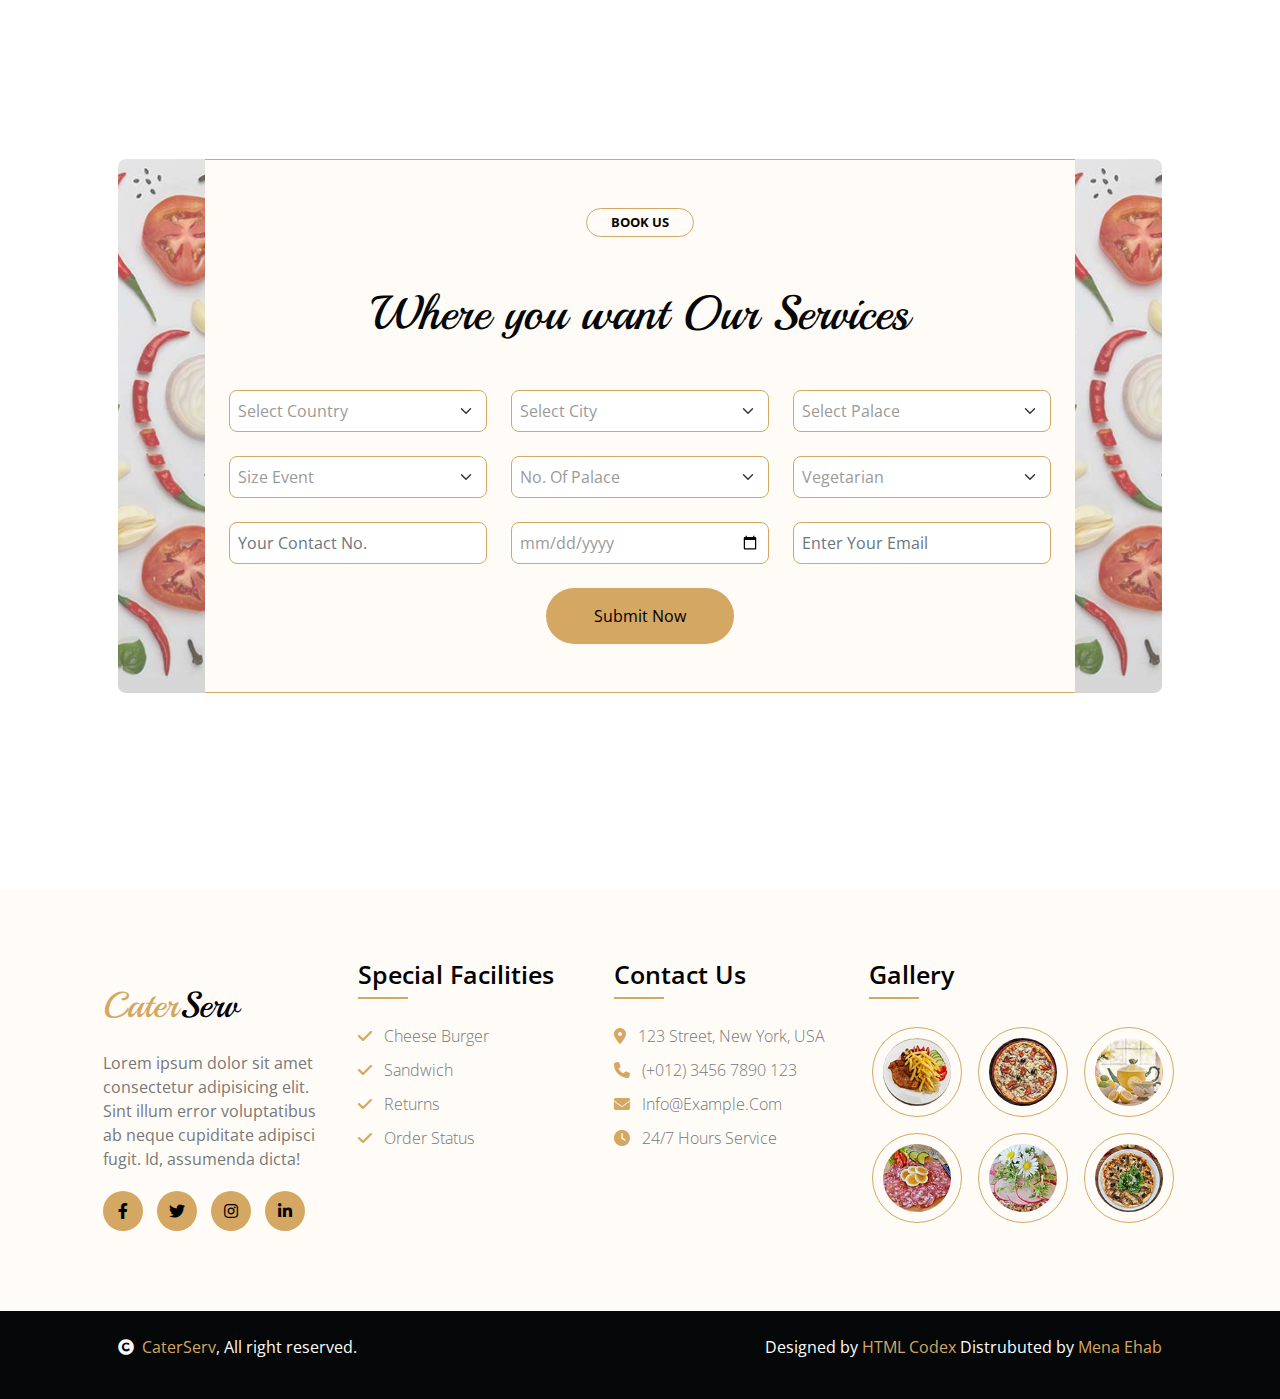
<file: event.html>
<!DOCTYPE html>
<html lang="en">
  <head>
    <meta charset="UTF-8" />
    <meta
      name="viewport"
      content="width=device-width, user-scalable=no, initial-scale=1.0, maximum-scale=1.0, minimum-scale=1.0"
    />
    <meta http-equiv="X-UA-Compatible" content="ie=edge" />
    <title>CaterServ</title>
    <link rel="stylesheet" href="css/event.css" />
    <link rel="stylesheet" href="css/bootstrap.min.css" />
    <link rel="stylesheet" href="font%20awesome/css/all.min.css" />
    <link rel="stylesheet" href="css/normalize.css" />
    <link rel="stylesheet" href="css/all.min.css" />
  </head>

  <body>
    <header>
      <nav class="navbar navbar-expand-lg bg-body-tertiary">
        <div class="container-fluid container">
          <a class="navbar-brand" href="#"
            ><span class="first">Cater</span><span class="second">Serv</span></a
          >
          <button
            class="navbar-toggler"
            type="button"
            data-bs-toggle="collapse"
            data-bs-target="#navbarSupportedContent"
            aria-controls="navbarSupportedContent"
            aria-expanded="false"
            aria-label="Toggle navigation"
          >
            <span class="fa fa-bars text-primary"></span>
          </button>
          <div class="collapse navbar-collapse" id="navbarSupportedContent">
            <ul class="navbar-nav me-auto mb-2 mb-lg-0 centered-nav">
              <li class="nav-item">
                <a class="nav-link active" href="/index.html">Home</a>
              </li>
              <li class="nav-item">
                <a class="nav-link" href="/about.html">About</a>
              </li>
              <li class="nav-item">
                <a class="nav-link" href="/services.html">Services</a>
              </li>
              <li class="nav-item">
                <a class="nav-link" href="/event.html">Events</a>
              </li>
              <li class="nav-item">
                <a class="nav-link" href="/menu.html">Menu</a>
              </li>
              <li class="nav-item">
                <a class="nav-link" href="/contact.html">Contact</a>
              </li>
            </ul>
            <div class="icon">
              <i class="fa-solid fa-magnifying-glass icon"></i>
            </div>
            <form class="d-flex" role="search">
              <input
                class="form-control me-2 custom-search"
                type="search"
                placeholder="Search"
                aria-label="Search"
              />
              <button
                class="btn btn-outline-primary custom-search-btn"
                type="submit"
              >
                Search
              </button>
            </form>
            <button class="btn btn-primary">Book Now</button>
          </div>
        </div>
      </nav>
    </header>
    <section>
      <div class="container-fluid bg-light py-6 my-6 mt-0">
        <div class="container text-center animated bounceInDown">
          <h1 class="display-1 mb-4">Events</h1>
          <ol
            class="breadcrumb justify-content-center mb-0 animated bounceInDown"
          >
            <li class="breadcrumb-item"><a href="#">Home</a></li>
            <li class="breadcrumb-item"><a href="#">Pages</a></li>
            <li class="breadcrumb-item text-dark" aria-current="page">
              Events
            </li>
          </ol>
        </div>
      </div>
      <div class="container-fluid event py-6">
        <div class="container">
          <div
            class="text-center wow bounceInUp"
            data-wow-delay="0.1s"
            style="
              visibility: visible;
              animation-delay: 0.1s;
              animation-name: bounceInUp;
            "
          >
            <small
              class="d-inline-block fw-bold text-dark text-uppercase bg-light border border-primary rounded-pill px-4 py-1 mb-3"
              >Latest Events</small
            >
            <h1 class="display-5 mb-5">
              Our Social &amp; Professional Events Gallery
            </h1>
          </div>
          <div class="tab-class text-center">
            <ul
              class="nav nav-pills d-inline-flex justify-content-center mb-5 wow bounceInUp"
              data-wow-delay="0.1s"
              style="
                visibility: visible;
                animation-delay: 0.1s;
                animation-name: bounceInUp;
              "
            >
              <li class="nav-item p-2">
                <a
                  class="d-flex mx-2 py-2 border border-primary bg-light rounded-pill active"
                  data-bs-toggle="pill"
                  href="#tab-1"
                >
                  <span class="text-dark" style="width: 150px">All Events</span>
                </a>
              </li>
              <li class="nav-item p-2">
                <a
                  class="d-flex py-2 mx-2 border border-primary bg-light rounded-pill"
                  data-bs-toggle="pill"
                  href="#tab-2"
                >
                  <span class="text-dark" style="width: 150px">Wedding</span>
                </a>
              </li>
              <li class="nav-item p-2">
                <a
                  class="d-flex mx-2 py-2 border border-primary bg-light rounded-pill"
                  data-bs-toggle="pill"
                  href="#tab-3"
                >
                  <span class="text-dark" style="width: 150px">Corporate</span>
                </a>
              </li>
              <li class="nav-item p-2">
                <a
                  class="d-flex mx-2 py-2 border border-primary bg-light rounded-pill"
                  data-bs-toggle="pill"
                  href="#tab-4"
                >
                  <span class="text-dark" style="width: 150px">Cocktail</span>
                </a>
              </li>
              <li class="nav-item p-2">
                <a
                  class="d-flex mx-2 py-2 border border-primary bg-light rounded-pill"
                  data-bs-toggle="pill"
                  href="#tab-5"
                >
                  <span class="text-dark" style="width: 150px">Buffet</span>
                </a>
              </li>
            </ul>
            <div class="tab-content">
              <div id="tab-1" class="tab-pane fade show p-0 active">
                <div class="row g-4">
                  <div class="col-lg-12">
                    <div class="row g-4">
                      <div
                        class="col-md-6 col-lg-3 wow bounceInUp"
                        data-wow-delay="0.1s"
                        style="
                          visibility: visible;
                          animation-delay: 0.1s;
                          animation-name: bounceInUp;
                        "
                      >
                        <div class="event-img position-relative">
                          <img
                            class="img-fluid rounded w-100"
                            src="img/event-1.jpg"
                            alt=""
                          />
                          <div class="event-overlay d-flex flex-column p-4">
                            <h4 class="me-auto">Wedding</h4>
                            <a
                              href="img/event-1.jpg"
                              data-lightbox="event-1"
                              class="my-auto"
                              ><i class="fas fa-search-plus text-dark fa-2x"></i
                            ></a>
                          </div>
                        </div>
                      </div>
                      <div
                        class="col-md-6 col-lg-3 wow bounceInUp"
                        data-wow-delay="0.3s"
                        style="
                          visibility: visible;
                          animation-delay: 0.3s;
                          animation-name: bounceInUp;
                        "
                      >
                        <div class="event-img position-relative">
                          <img
                            class="img-fluid rounded w-100"
                            src="img/event-2.jpg"
                            alt=""
                          />
                          <div class="event-overlay d-flex flex-column p-4">
                            <h4 class="me-auto">Corporate</h4>
                            <a
                              href="img/event-2.jpg"
                              data-lightbox="event-2"
                              class="my-auto"
                              ><i class="fas fa-search-plus text-dark fa-2x"></i
                            ></a>
                          </div>
                        </div>
                      </div>
                      <div
                        class="col-md-6 col-lg-3 wow bounceInUp"
                        data-wow-delay="0.5s"
                        style="
                          visibility: visible;
                          animation-delay: 0.5s;
                          animation-name: bounceInUp;
                        "
                      >
                        <div class="event-img position-relative">
                          <img
                            class="img-fluid rounded w-100"
                            src="img/event-3.jpg"
                            alt=""
                          />
                          <div class="event-overlay d-flex flex-column p-4">
                            <h4 class="me-auto">Wedding</h4>
                            <a
                              href="img/event-3.jpg"
                              data-lightbox="event-3"
                              class="my-auto"
                              ><i class="fas fa-search-plus text-dark fa-2x"></i
                            ></a>
                          </div>
                        </div>
                      </div>
                      <div
                        class="col-md-6 col-lg-3 wow bounceInUp"
                        data-wow-delay="0.7s"
                        style="
                          visibility: visible;
                          animation-delay: 0.7s;
                          animation-name: bounceInUp;
                        "
                      >
                        <div class="event-img position-relative">
                          <img
                            class="img-fluid rounded w-100"
                            src="img/event-4.jpg"
                            alt=""
                          />
                          <div class="event-overlay d-flex flex-column p-4">
                            <h4 class="me-auto">Buffet</h4>
                            <a
                              href="img/event-4.jpg"
                              data-lightbox="event-4"
                              class="my-auto"
                              ><i class="fas fa-search-plus text-dark fa-2x"></i
                            ></a>
                          </div>
                        </div>
                      </div>
                      <div
                        class="col-md-6 col-lg-3 wow bounceInUp"
                        data-wow-delay="0.1s"
                        style="
                          visibility: visible;
                          animation-delay: 0.1s;
                          animation-name: bounceInUp;
                        "
                      >
                        <div class="event-img position-relative">
                          <img
                            class="img-fluid rounded w-100"
                            src="img/event-5.jpg"
                            alt=""
                          />
                          <div class="event-overlay d-flex flex-column p-4">
                            <h4 class="me-auto">Cocktail</h4>
                            <a
                              href="img/event-5.jpg"
                              data-lightbox="event-5"
                              class="my-auto"
                              ><i class="fas fa-search-plus text-dark fa-2x"></i
                            ></a>
                          </div>
                        </div>
                      </div>
                      <div
                        class="col-md-6 col-lg-3 wow bounceInUp"
                        data-wow-delay="0.3s"
                        style="
                          visibility: visible;
                          animation-delay: 0.3s;
                          animation-name: bounceInUp;
                        "
                      >
                        <div class="event-img position-relative">
                          <img
                            class="img-fluid rounded w-100"
                            src="img/event-6.jpg"
                            alt=""
                          />
                          <div class="event-overlay d-flex flex-column p-4">
                            <h4 class="me-auto">Wedding</h4>
                            <a
                              href="img/event-6.jpg"
                              data-lightbox="event-6"
                              class="my-auto"
                              ><i class="fas fa-search-plus text-dark fa-2x"></i
                            ></a>
                          </div>
                        </div>
                      </div>
                      <div
                        class="col-md-6 col-lg-3 wow bounceInUp"
                        data-wow-delay="0.5s"
                        style="
                          visibility: hidden;
                          animation-delay: 0.5s;
                          animation-name: none;
                        "
                      >
                        <div class="event-img position-relative">
                          <img
                            class="img-fluid rounded w-100"
                            src="img/event-7.jpg"
                            alt=""
                          />
                          <div class="event-overlay d-flex flex-column p-4">
                            <h4 class="me-auto">Buffet</h4>
                            <a
                              href="img/event-7.jpg"
                              data-lightbox="event-7"
                              class="my-auto"
                              ><i class="fas fa-search-plus text-dark fa-2x"></i
                            ></a>
                          </div>
                        </div>
                      </div>
                      <div
                        class="col-md-6 col-lg-3 wow bounceInUp"
                        data-wow-delay="0.7s"
                        style="
                          visibility: hidden;
                          animation-delay: 0.7s;
                          animation-name: none;
                        "
                      >
                        <div class="event-img position-relative">
                          <img
                            class="img-fluid rounded w-100"
                            src="img/event-8.jpg"
                            alt=""
                          />
                          <div class="event-overlay d-flex flex-column p-4">
                            <h4 class="me-auto">Corporate</h4>
                            <a
                              href="img/event-8.jpg"
                              data-lightbox="event-17"
                              class="my-auto"
                              ><i class="fas fa-search-plus text-dark fa-2x"></i
                            ></a>
                          </div>
                        </div>
                      </div>
                    </div>
                  </div>
                </div>
              </div>
              <div id="tab-2" class="tab-pane fade show p-0">
                <div class="row g-4">
                  <div class="col-lg-12">
                    <div class="row g-4">
                      <div class="col-md-6 col-lg-3">
                        <div class="event-img position-relative">
                          <img
                            class="img-fluid rounded w-100"
                            src="img/event-1.jpg"
                            alt=""
                          />
                          <div class="event-overlay d-flex flex-column p-4">
                            <h4 class="me-auto">Wedding</h4>
                            <a
                              href="img/menu-01.jpg"
                              data-lightbox="event-8"
                              class="my-auto"
                              ><i class="fas fa-search-plus text-dark fa-2x"></i
                            ></a>
                          </div>
                        </div>
                      </div>
                      <div class="col-md-6 col-lg-3">
                        <div class="event-img position-relative">
                          <img
                            class="img-fluid rounded w-100"
                            src="img/event-2.jpg"
                            alt=""
                          />
                          <div class="event-overlay d-flex flex-column p-4">
                            <h4 class="me-auto">Wedding</h4>
                            <a
                              href="img/menu-01.jpg"
                              data-lightbox="event-9"
                              class="my-auto"
                              ><i class="fas fa-search-plus text-dark fa-2x"></i
                            ></a>
                          </div>
                        </div>
                      </div>
                    </div>
                  </div>
                </div>
              </div>
              <div id="tab-3" class="tab-pane fade show p-0">
                <div class="row g-4">
                  <div class="col-lg-12">
                    <div class="row g-4">
                      <div class="col-md-6 col-lg-3">
                        <div class="event-img position-relative">
                          <img
                            class="img-fluid rounded w-100"
                            src="img/event-3.jpg"
                            alt=""
                          />
                          <div class="event-overlay d-flex flex-column p-4">
                            <h4 class="me-auto">Corporate</h4>
                            <a
                              href="img/menu-01.jpg"
                              data-lightbox="event-10"
                              class="my-auto"
                              ><i class="fas fa-search-plus text-dark fa-2x"></i
                            ></a>
                          </div>
                        </div>
                      </div>
                      <div class="col-md-6 col-lg-3">
                        <div class="event-img position-relative">
                          <img
                            class="img-fluid rounded w-100"
                            src="img/event-4.jpg"
                            alt=""
                          />
                          <div class="event-overlay d-flex flex-column p-4">
                            <h4 class="me-auto">Corporate</h4>
                            <a
                              href="img/menu-01.jpg"
                              data-lightbox="event-11"
                              class="my-auto"
                              ><i class="fas fa-search-plus text-dark fa-2x"></i
                            ></a>
                          </div>
                        </div>
                      </div>
                    </div>
                  </div>
                </div>
              </div>
              <div id="tab-4" class="tab-pane fade show p-0">
                <div class="row g-4">
                  <div class="col-lg-12">
                    <div class="row g-4">
                      <div class="col-md-6 col-lg-3">
                        <div class="event-img position-relative">
                          <img
                            class="img-fluid rounded w-100"
                            src="img/event-5.jpg"
                            alt=""
                          />
                          <div class="event-overlay d-flex flex-column p-4">
                            <h4 class="me-auto">Cocktail</h4>
                            <a
                              href="img/menu-01.jpg"
                              data-lightbox="event-12"
                              class="my-auto"
                              ><i class="fas fa-search-plus text-dark fa-2x"></i
                            ></a>
                          </div>
                        </div>
                      </div>
                      <div class="col-md-6 col-lg-3">
                        <div class="event-img position-relative">
                          <img
                            class="img-fluid rounded w-100"
                            src="img/event-6.jpg"
                            alt=""
                          />
                          <div class="event-overlay d-flex flex-column p-4">
                            <h4 class="me-auto">Cocktail</h4>
                            <a
                              href="img/menu-01.jpg"
                              data-lightbox="event-13"
                              class="my-auto"
                              ><i class="fas fa-search-plus text-dark fa-2x"></i
                            ></a>
                          </div>
                        </div>
                      </div>
                    </div>
                  </div>
                </div>
              </div>
              <div id="tab-5" class="tab-pane fade show p-0">
                <div class="row g-4">
                  <div class="col-lg-12">
                    <div class="row g-4">
                      <div class="col-md-6 col-lg-3">
                        <div class="event-img position-relative">
                          <img
                            class="img-fluid rounded w-100"
                            src="img/event-7.jpg"
                            alt=""
                          />
                          <div class="event-overlay d-flex flex-column p-4">
                            <h4 class="me-auto">Buffet</h4>
                            <a
                              href="img/menu-01.jpg"
                              data-lightbox="event-14"
                              class="my-auto"
                              ><i class="fas fa-search-plus text-dark fa-2x"></i
                            ></a>
                          </div>
                        </div>
                      </div>
                      <div class="col-md-6 col-lg-3">
                        <div class="event-img position-relative">
                          <img
                            class="img-fluid rounded w-100"
                            src="img/event-8.jpg"
                            alt=""
                          />
                          <div class="event-overlay d-flex flex-column p-4">
                            <h4 class="me-auto">Buffet</h4>
                            <a
                              href="img/menu-01.jpg"
                              data-lightbox="event-15"
                              class="my-auto"
                              ><i class="fas fa-search-plus text-dark fa-2x"></i
                            ></a>
                          </div>
                        </div>
                      </div>
                    </div>
                  </div>
                </div>
              </div>
            </div>
          </div>
        </div>
      </div>
    </section>
    <section>
      <div
        class="container-fluid contact py-6 wow bounceInUp"
        style="margin: 100px 0 100px 0"
        data-wow-delay="0.1s"
      >
        <div class="container">
          <div class="row g-0">
            <div class="col-1">
              <img
                src="img/background-site.jpg"
                class="img-fluid h-100 w-100 rounded-start"
                style="object-fit: cover; opacity: 0.7"
                alt=""
              />
            </div>
            <div class="col-10">
              <div
                class="border-bottom border-top border-primary bg-light py-5 px-4"
              >
                <div class="text-center">
                  <small
                    class="d-inline-block fw-bold text-dark text-uppercase bg-light border border-primary rounded-pill px-4 py-1 mb-3"
                    >Book Us</small
                  >
                  <h1 class="display-5 mb-5">Where you want Our Services</h1>
                </div>
                <div class="row g-4 form">
                  <div class="col-lg-4 col-md-6">
                    <select
                      class="form-select border-primary p-2"
                      aria-label="Default select example"
                    >
                      <option selected>Select Country</option>
                      <option value="1">EGYPT</option>
                      <option value="2">UK</option>
                      <option value="3">India</option>
                    </select>
                  </div>
                  <div class="col-lg-4 col-md-6">
                    <select
                      class="form-select border-primary p-2"
                      aria-label="Default select example"
                    >
                      <option selected>Select City</option>
                      <option value="1">Luxor</option>
                      <option value="2">Aswan</option>
                      <option value="3">Qena</option>
                    </select>
                  </div>
                  <div class="col-lg-4 col-md-6">
                    <select
                      class="form-select border-primary p-2"
                      aria-label="Default select example"
                    >
                      <option selected>Select Palace</option>
                      <option value="1">Luxor</option>
                      <option value="2">Aswan</option>
                      <option value="3">Qena</option>
                    </select>
                  </div>
                  <div class="col-lg-4 col-md-6">
                    <select
                      class="form-select border-primary p-2"
                      aria-label="Default select example"
                    >
                      <option selected>Size Event</option>
                      <option value="1">Event Type</option>
                      <option value="2">Big Event</option>
                      <option value="3">Small Event</option>
                    </select>
                  </div>
                  <div class="col-lg-4 col-md-6">
                    <select
                      class="form-select border-primary p-2"
                      aria-label="Default select example"
                    >
                      <option selected>No. Of Palace</option>
                      <option value="1">100-200</option>
                      <option value="2">300-400</option>
                      <option value="3">500-600</option>
                      <option value="4">700-800</option>
                      <option value="5">900-1000</option>
                      <option value="6">1000+</option>
                    </select>
                  </div>
                  <div class="col-lg-4 col-md-6">
                    <select
                      class="form-select border-primary p-2"
                      aria-label="Default select example"
                    >
                      <option selected>Vegetarian</option>
                      <option value="1">Vegetarian</option>
                      <option value="2">Non Vegetarian</option>
                    </select>
                  </div>
                  <div class="col-lg-4 col-md-6">
                    <input
                      type="mobile"
                      class="form-control border-primary p-2"
                      placeholder="Your Contact No."
                    />
                  </div>
                  <div class="col-lg-4 col-md-6">
                    <input
                      type="date"
                      class="form-control border-primary p-2"
                      placeholder="Select Date"
                    />
                  </div>
                  <div class="col-lg-4 col-md-6">
                    <input
                      type="email"
                      class="form-control border-primary p-2"
                      placeholder="Enter Your Email"
                    />
                  </div>
                  <div class="col-12 text-center">
                    <button
                      type="submit"
                      class="btn btn-primary px-5 py-3 rounded-pill"
                    >
                      Submit Now
                    </button>
                  </div>
                </div>
              </div>
            </div>
            <div class="col-1">
              <img
                src="img/background-site.jpg"
                class="img-fluid h-100 w-100 rounded-end"
                style="object-fit: cover; opacity: 0.7"
                alt=""
              />
            </div>
          </div>
        </div>
      </div>
      <!-- Footer Start -->
      <footer>
        <div class="container">
          <div class="row">
            <div class="footer-col">
              <h1 class="title"><span>Cater</span>Serv</h1>
              <p>
                Lorem ipsum dolor sit amet consectetur adipisicing elit. Sint
                illum error voluptatibus ab neque cupiditate adipisci fugit. Id,
                assumenda dicta!
              </p>
              <div class="social-links">
                <a href="#"><i class="fab fa-facebook-f"></i></a>
                <a href="#"><i class="fab fa-twitter"></i></a>
                <a href="#"><i class="fab fa-instagram"></i></a>
                <a href="#"><i class="fab fa-linkedin-in"></i></a>
              </div>
            </div>
            <div class="footer-col">
              <h4>Special Facilities</h4>
              <ul>
                <li>
                  <a href="#"
                    ><span><i class="fa-solid fa-check icons"></i></span> Cheese
                    Burger</a
                  >
                </li>
                <li>
                  <a href="#"
                    ><span><i class="fa-solid fa-check icons"></i></span>
                    Sandwich</a
                  >
                </li>
                <li>
                  <a href="#"
                    ><span><i class="fa-solid fa-check icons"></i></span>
                    Returns</a
                  >
                </li>
                <li>
                  <a href="#"
                    ><span><i class="fa-solid fa-check icons"></i></span> Order
                    Status</a
                  >
                </li>
              </ul>
            </div>
            <div class="footer-col">
              <h4>Contact Us</h4>
              <ul>
                <li>
                  <a href="#"
                    ><span><i class="fa-solid fa-location-dot icons"></i></span>
                    123 Street, New York, USA</a
                  >
                </li>
                <li>
                  <a href="#"
                    ><span><i class="fa-solid fa-phone icons"></i></span> (+012)
                    3456 7890 123</a
                  >
                </li>
                <li>
                  <a href="#"
                    ><span><i class="fa-solid fa-envelope icons"></i></span>
                    info@example.com</a
                  >
                </li>
                <li>
                  <a href="#"
                    ><span><i class="fa-solid fa-clock icons"></i></span> 24/7
                    Hours Service</a
                  >
                </li>
              </ul>
            </div>
            <div class="footer-col">
              <h4>Gallery</h4>
              <div class="box footer-gallery">
                <img src="img/menu-01.jpg" alt="" />
                <img src="img/menu-02.jpg" alt="" />
                <img src="img/menu-03.jpg" alt="" />
                <img src="img/menu-04.jpg" alt="" />
                <img src="img/menu-05.jpg" alt="" />
                <img src="img/menu-06.jpg" alt="" />
              </div>
            </div>
          </div>
        </div>
      </footer>
      <div class="container-fluid copyright bg-dark py-4">
        <div class="container">
          <div class="row">
            <div class="col-md-6 text-center text-md-start mb-3 mb-md-0">
              <span class="text-light"
                ><a
                  href="#"
                  style="text-decoration: none; color: var(--main-color)"
                  ><i class="fas fa-copyright text-light me-2"></i>CaterServ</a
                >, All right reserved.</span
              >
            </div>
            <div class="col-md-6 my-auto text-center text-md-end text-white">
              <p>
                Designed by
                <span style="text-decoration: none; color: var(--main-color)"
                  >HTML Codex</span
                >
                Distrubuted by
                <span style="text-decoration: none; color: var(--main-color)"
                  >Mena Ehab</span
                >
              </p>
            </div>
          </div>
        </div>
      </div>
      <!-- Footer End -->
      <a
        href="#"
        class="btn btn-md-square btn-primary rounded-circle back-to-top"
        ><i class="fa fa-arrow-up"></i
      ></a>
      <script src="https://cdn.jsdelivr.net/npm/bootstrap@5.0.0/dist/js/bootstrap.bundle.min.js"></script>
    </section>
  </body>
</html>
</file>
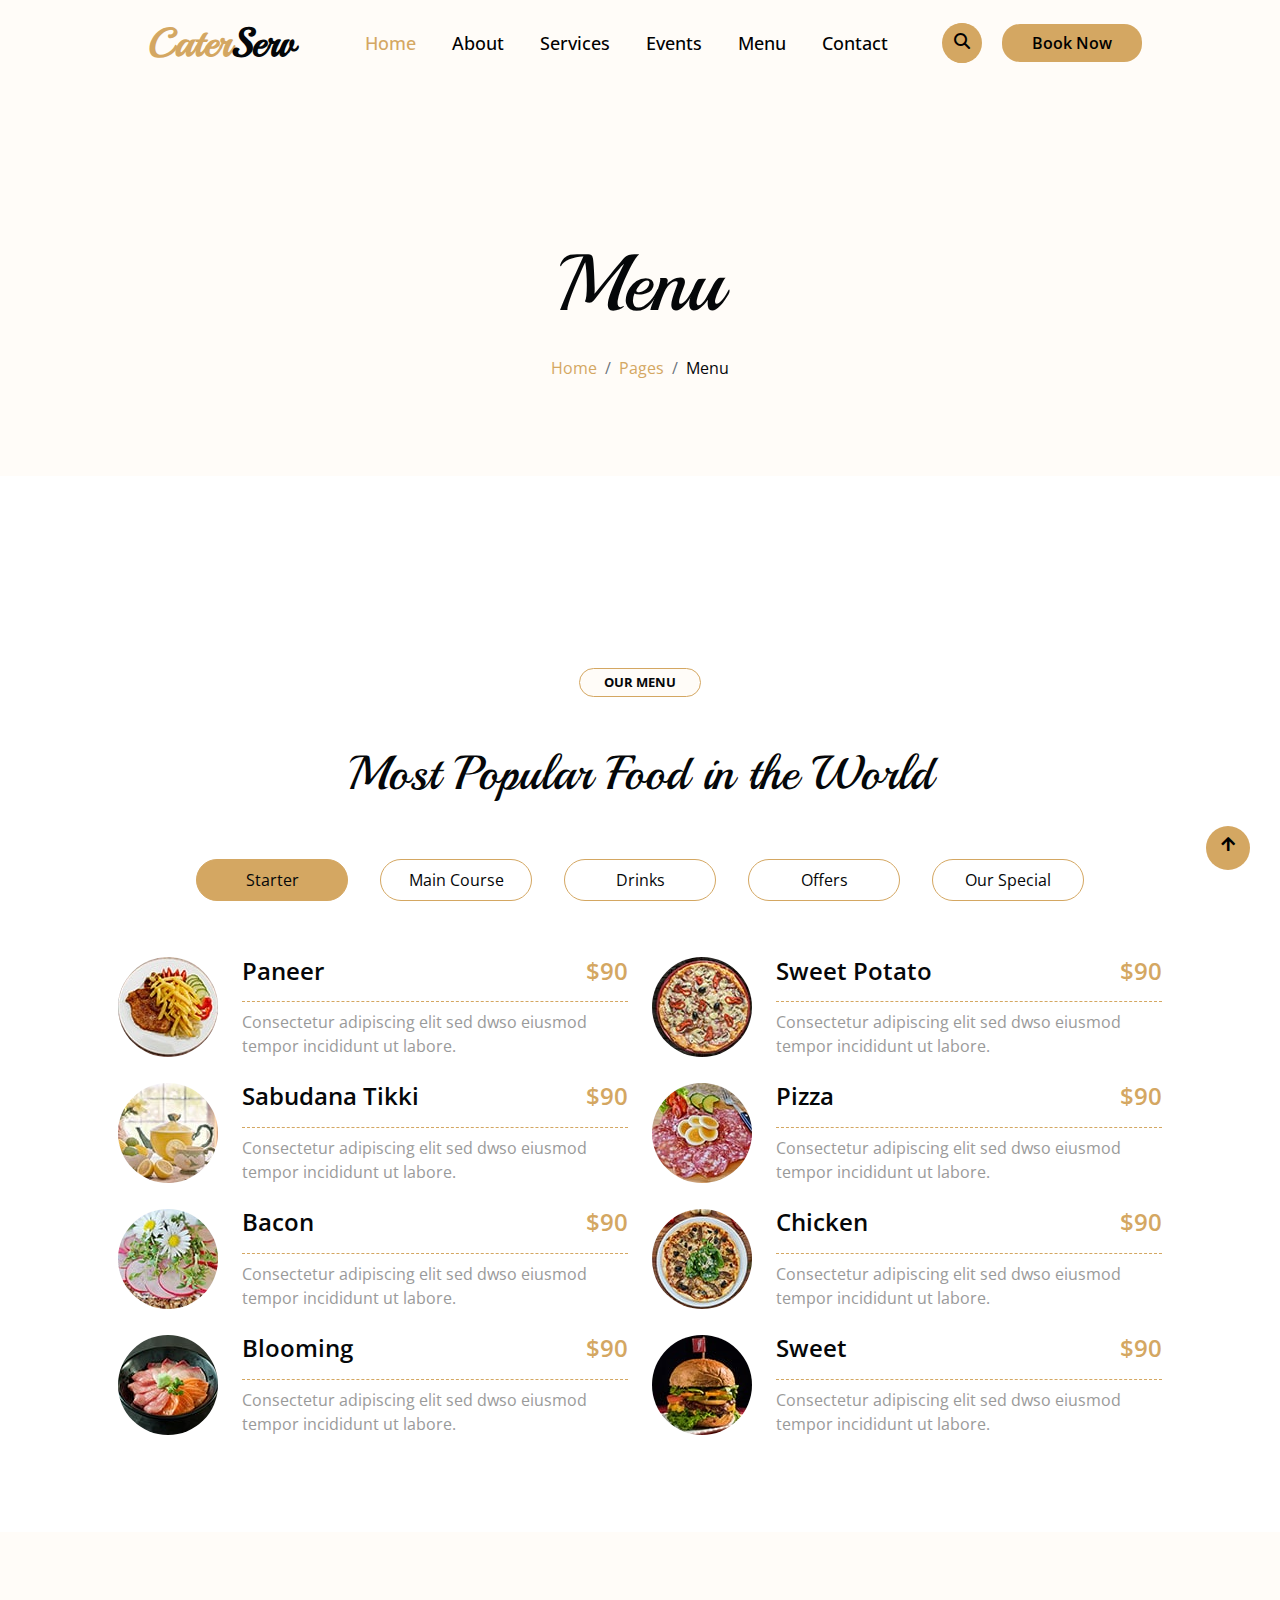
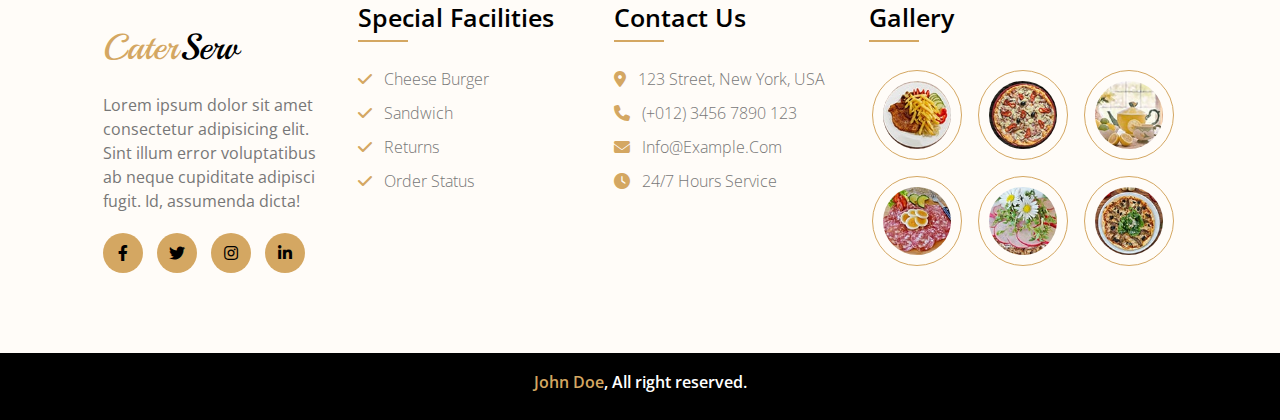
<file: menu.html>
<!DOCTYPE html>
<html lang="en">
  <head>
    <meta charset="UTF-8" />
    <meta
      name="viewport"
      content="width=device-width, user-scalable=no, initial-scale=1.0, maximum-scale=1.0, minimum-scale=1.0"
    />
    <meta http-equiv="X-UA-Compatible" content="ie=edge" />
    <title>CaterServ</title>
    <link rel="stylesheet" href="css/menu.css" />
    <link rel="stylesheet" href="css/bootstrap1.min.css" />
    <link rel="stylesheet" href="font%20awesome/css/all.min.css" />
    <link rel="stylesheet" href="css/normalize.css" />
    <link rel="stylesheet" href="css/all.min.css" />
  </head>

  <body>
    <header>
      <nav class="navbar navbar-expand-lg bg-body-tertiary">
        <div class="container-fluid container">
          <a class="navbar-brand" href="#"
            ><span class="first">Cater</span><span class="second">Serv</span></a
          >
          <button
            class="navbar-toggler"
            type="button"
            data-bs-toggle="collapse"
            data-bs-target="#navbarSupportedContent"
            aria-controls="navbarSupportedContent"
            aria-expanded="false"
            aria-label="Toggle navigation"
          >
            <span class="fa fa-bars text-primary"></span>
          </button>
          <div class="collapse navbar-collapse" id="navbarSupportedContent">
            <ul class="navbar-nav me-auto mb-2 mb-lg-0 centered-nav">
              <li class="nav-item">
                <a class="nav-link active" href="/index.html">Home</a>
              </li>
              <li class="nav-item">
                <a class="nav-link" href="/about.html">About</a>
              </li>
              <li class="nav-item">
                <a class="nav-link" href="/services.html">Services</a>
              </li>
              <li class="nav-item">
                <a class="nav-link" href="/event.html">Events</a>
              </li>
              <li class="nav-item">
                <a class="nav-link" href="/menu.html">Menu</a>
              </li>
              <li class="nav-item">
                <a class="nav-link" href="/contact.html">Contact</a>
              </li>
            </ul>
            <div class="icon">
              <i class="fa-solid fa-magnifying-glass icon"></i>
            </div>
            <form class="d-flex" role="search">
              <input
                class="form-control me-2 custom-search"
                type="search"
                placeholder="Search"
                aria-label="Search"
              />
              <button
                class="btn btn-outline-primary custom-search-btn"
                type="submit"
              >
                Search
              </button>
            </form>
            <button class="btn btn-primary">Book Now</button>
          </div>
        </div>
      </nav>
    </header>
    <!-- Menu Start -->
    <section>
      <div class="container-fluid bg-light py-6 my-6 mt-0">
        <div class="container text-center animated bounceInDown">
          <h1 class="display-1 mb-4">Menu</h1>
          <ol
            class="breadcrumb justify-content-center mb-0 animated bounceInDown"
          >
            <li class="breadcrumb-item"><a href="#">Home</a></li>
            <li class="breadcrumb-item"><a href="#">Pages</a></li>
            <li class="breadcrumb-item text-dark" aria-current="page">Menu</li>
          </ol>
        </div>
      </div>
      <div class="container-fluid menu py-6">
        <div class="container">
          <div
            class="text-center wow bounceInUp"
            data-wow-delay="0.1s"
            style="
              visibility: visible;
              animation-delay: 0.1s;
              animation-name: bounceInUp;
            "
          >
            <small
              class="d-inline-block fw-bold text-dark text-uppercase bg-light border border-primary rounded-pill px-4 py-1 mb-3"
              >Our Menu</small
            >
            <h1 class="display-5 mb-5">Most Popular Food in the World</h1>
          </div>
          <div class="tab-class text-center">
            <ul
              class="nav nav-pills d-inline-flex justify-content-center mb-5 wow bounceInUp"
              data-wow-delay="0.1s"
              style="
                visibility: visible;
                animation-delay: 0.1s;
                animation-name: bounceInUp;
              "
            >
              <li class="nav-item p-2">
                <a
                  class="d-flex py-2 mx-2 border border-primary bg-white rounded-pill active"
                  data-bs-toggle="pill"
                  href="#tab-6"
                >
                  <span class="text-dark" style="width: 150px">Starter</span>
                </a>
              </li>
              <li class="nav-item p-2">
                <a
                  class="d-flex py-2 mx-2 border border-primary bg-white rounded-pill"
                  data-bs-toggle="pill"
                  href="#tab-7"
                >
                  <span class="text-dark" style="width: 150px"
                    >Main Course</span
                  >
                </a>
              </li>
              <li class="nav-item p-2">
                <a
                  class="d-flex py-2 mx-2 border border-primary bg-white rounded-pill"
                  data-bs-toggle="pill"
                  href="#tab-8"
                >
                  <span class="text-dark" style="width: 150px">Drinks</span>
                </a>
              </li>
              <li class="nav-item p-2">
                <a
                  class="d-flex py-2 mx-2 border border-primary bg-white rounded-pill"
                  data-bs-toggle="pill"
                  href="#tab-9"
                >
                  <span class="text-dark" style="width: 150px">Offers</span>
                </a>
              </li>
              <li class="nav-item p-2">
                <a
                  class="d-flex py-2 mx-2 border border-primary bg-white rounded-pill"
                  data-bs-toggle="pill"
                  href="#tab-10"
                >
                  <span class="text-dark" style="width: 150px"
                    >Our Special</span
                  >
                </a>
              </li>
            </ul>
            <div class="tab-content">
              <div id="tab-6" class="tab-pane fade show p-0 active">
                <div class="row g-4">
                  <div
                    class="col-lg-6 wow bounceInUp"
                    data-wow-delay="0.1s"
                    style="
                      visibility: visible;
                      animation-delay: 0.1s;
                      animation-name: bounceInUp;
                    "
                  >
                    <div class="menu-item d-flex align-items-center">
                      <img
                        class="flex-shrink-0 img-fluid rounded-circle"
                        src="img/menu-01.jpg"
                        alt=""
                      />
                      <div class="w-100 d-flex flex-column text-start ps-4">
                        <div
                          class="d-flex justify-content-between border-bottom border-primary pb-2 mb-2"
                        >
                          <h4>Paneer</h4>
                          <h4 class="text-primary">$90</h4>
                        </div>
                        <p class="mb-0">
                          Consectetur adipiscing elit sed dwso eiusmod tempor
                          incididunt ut labore.
                        </p>
                      </div>
                    </div>
                  </div>
                  <div
                    class="col-lg-6 wow bounceInUp"
                    data-wow-delay="0.2s"
                    style="
                      visibility: visible;
                      animation-delay: 0.2s;
                      animation-name: bounceInUp;
                    "
                  >
                    <div class="menu-item d-flex align-items-center">
                      <img
                        class="flex-shrink-0 img-fluid rounded-circle"
                        src="img/menu-02.jpg"
                        alt=""
                      />
                      <div class="w-100 d-flex flex-column text-start ps-4">
                        <div
                          class="d-flex justify-content-between border-bottom border-primary pb-2 mb-2"
                        >
                          <h4>Sweet Potato</h4>
                          <h4 class="text-primary">$90</h4>
                        </div>
                        <p class="mb-0">
                          Consectetur adipiscing elit sed dwso eiusmod tempor
                          incididunt ut labore.
                        </p>
                      </div>
                    </div>
                  </div>
                  <div
                    class="col-lg-6 wow bounceInUp"
                    data-wow-delay="0.3s"
                    style="
                      visibility: visible;
                      animation-delay: 0.3s;
                      animation-name: bounceInUp;
                    "
                  >
                    <div class="menu-item d-flex align-items-center">
                      <img
                        class="flex-shrink-0 img-fluid rounded-circle"
                        src="img/menu-03.jpg"
                        alt=""
                      />
                      <div class="w-100 d-flex flex-column text-start ps-4">
                        <div
                          class="d-flex justify-content-between border-bottom border-primary pb-2 mb-2"
                        >
                          <h4>Sabudana Tikki</h4>
                          <h4 class="text-primary">$90</h4>
                        </div>
                        <p class="mb-0">
                          Consectetur adipiscing elit sed dwso eiusmod tempor
                          incididunt ut labore.
                        </p>
                      </div>
                    </div>
                  </div>
                  <div
                    class="col-lg-6 wow bounceInUp"
                    data-wow-delay="0.4s"
                    style="
                      visibility: visible;
                      animation-delay: 0.4s;
                      animation-name: bounceInUp;
                    "
                  >
                    <div class="menu-item d-flex align-items-center">
                      <img
                        class="flex-shrink-0 img-fluid rounded-circle"
                        src="img/menu-04.jpg"
                        alt=""
                      />
                      <div class="w-100 d-flex flex-column text-start ps-4">
                        <div
                          class="d-flex justify-content-between border-bottom border-primary pb-2 mb-2"
                        >
                          <h4>Pizza</h4>
                          <h4 class="text-primary">$90</h4>
                        </div>
                        <p class="mb-0">
                          Consectetur adipiscing elit sed dwso eiusmod tempor
                          incididunt ut labore.
                        </p>
                      </div>
                    </div>
                  </div>
                  <div
                    class="col-lg-6 wow bounceInUp"
                    data-wow-delay="0.5s"
                    style="
                      visibility: visible;
                      animation-delay: 0.5s;
                      animation-name: bounceInUp;
                    "
                  >
                    <div class="menu-item d-flex align-items-center">
                      <img
                        class="flex-shrink-0 img-fluid rounded-circle"
                        src="img/menu-05.jpg"
                        alt=""
                      />
                      <div class="w-100 d-flex flex-column text-start ps-4">
                        <div
                          class="d-flex justify-content-between border-bottom border-primary pb-2 mb-2"
                        >
                          <h4>Bacon</h4>
                          <h4 class="text-primary">$90</h4>
                        </div>
                        <p class="mb-0">
                          Consectetur adipiscing elit sed dwso eiusmod tempor
                          incididunt ut labore.
                        </p>
                      </div>
                    </div>
                  </div>
                  <div
                    class="col-lg-6 wow bounceInUp"
                    data-wow-delay="0.6s"
                    style="
                      visibility: visible;
                      animation-delay: 0.6s;
                      animation-name: bounceInUp;
                    "
                  >
                    <div class="menu-item d-flex align-items-center">
                      <img
                        class="flex-shrink-0 img-fluid rounded-circle"
                        src="img/menu-06.jpg"
                        alt=""
                      />
                      <div class="w-100 d-flex flex-column text-start ps-4">
                        <div
                          class="d-flex justify-content-between border-bottom border-primary pb-2 mb-2"
                        >
                          <h4>Chicken</h4>
                          <h4 class="text-primary">$90</h4>
                        </div>
                        <p class="mb-0">
                          Consectetur adipiscing elit sed dwso eiusmod tempor
                          incididunt ut labore.
                        </p>
                      </div>
                    </div>
                  </div>
                  <div
                    class="col-lg-6 wow bounceInUp"
                    data-wow-delay="0.7s"
                    style="
                      visibility: visible;
                      animation-delay: 0.7s;
                      animation-name: bounceInUp;
                    "
                  >
                    <div class="menu-item d-flex align-items-center">
                      <img
                        class="flex-shrink-0 img-fluid rounded-circle"
                        src="img/menu-07.jpg"
                        alt=""
                      />
                      <div class="w-100 d-flex flex-column text-start ps-4">
                        <div
                          class="d-flex justify-content-between border-bottom border-primary pb-2 mb-2"
                        >
                          <h4>Blooming</h4>
                          <h4 class="text-primary">$90</h4>
                        </div>
                        <p class="mb-0">
                          Consectetur adipiscing elit sed dwso eiusmod tempor
                          incididunt ut labore.
                        </p>
                      </div>
                    </div>
                  </div>
                  <div
                    class="col-lg-6 wow bounceInUp"
                    data-wow-delay="0.8s"
                    style="
                      visibility: visible;
                      animation-delay: 0.8s;
                      animation-name: bounceInUp;
                    "
                  >
                    <div class="menu-item d-flex align-items-center">
                      <img
                        class="flex-shrink-0 img-fluid rounded-circle"
                        src="img/menu-08.jpg"
                        alt=""
                      />
                      <div class="w-100 d-flex flex-column text-start ps-4">
                        <div
                          class="d-flex justify-content-between border-bottom border-primary pb-2 mb-2"
                        >
                          <h4>Sweet</h4>
                          <h4 class="text-primary">$90</h4>
                        </div>
                        <p class="mb-0">
                          Consectetur adipiscing elit sed dwso eiusmod tempor
                          incididunt ut labore.
                        </p>
                      </div>
                    </div>
                  </div>
                </div>
              </div>
              <div id="tab-7" class="tab-pane fade show p-0">
                <div class="row g-4">
                  <div class="col-lg-6">
                    <div class="menu-item d-flex align-items-center">
                      <img
                        class="flex-shrink-0 img-fluid rounded-circle"
                        src="img/menu-01.jpg"
                        alt=""
                      />
                      <div class="w-100 d-flex flex-column text-start ps-4">
                        <div
                          class="d-flex justify-content-between border-bottom border-primary pb-2 mb-2"
                        >
                          <h4>Argentinian</h4>
                          <h4 class="text-primary">$90</h4>
                        </div>
                        <p class="mb-0">
                          Consectetur adipiscing elit sed dwso eiusmod tempor
                          incididunt ut labore.
                        </p>
                      </div>
                    </div>
                  </div>
                  <div class="col-lg-6">
                    <div class="menu-item d-flex align-items-center">
                      <img
                        class="flex-shrink-0 img-fluid rounded-circle"
                        src="img/menu-03.jpg"
                        alt=""
                      />
                      <div class="w-100 d-flex flex-column text-start ps-4">
                        <div
                          class="d-flex justify-content-between border-bottom border-primary pb-2 mb-2"
                        >
                          <h4>Crispy</h4>
                          <h4 class="text-primary">$90</h4>
                        </div>
                        <p class="mb-0">
                          Consectetur adipiscing elit sed dwso eiusmod tempor
                          incididunt ut labore.
                        </p>
                      </div>
                    </div>
                  </div>
                  <div class="col-lg-6">
                    <div class="menu-item d-flex align-items-center">
                      <img
                        class="flex-shrink-0 img-fluid rounded-circle"
                        src="img/menu-05.jpg"
                        alt=""
                      />
                      <div class="w-100 d-flex flex-column text-start ps-4">
                        <div
                          class="d-flex justify-content-between border-bottom border-primary pb-2 mb-2"
                        >
                          <h4>Sabudana Tikki</h4>
                          <h4 class="text-primary">$90</h4>
                        </div>
                        <p class="mb-0">
                          Consectetur adipiscing elit sed dwso eiusmod tempor
                          incididunt ut labore.
                        </p>
                      </div>
                    </div>
                  </div>
                  <div class="col-lg-6">
                    <div class="menu-item d-flex align-items-center">
                      <img
                        class="flex-shrink-0 img-fluid rounded-circle"
                        src="img/menu-07.jpg"
                        alt=""
                      />
                      <div class="w-100 d-flex flex-column text-start ps-4">
                        <div
                          class="d-flex justify-content-between border-bottom border-primary pb-2 mb-2"
                        >
                          <h4>Blooming</h4>
                          <h4 class="text-primary">$90</h4>
                        </div>
                        <p class="mb-0">
                          Consectetur adipiscing elit sed dwso eiusmod tempor
                          incididunt ut labore.
                        </p>
                      </div>
                    </div>
                  </div>
                  <div class="col-lg-6">
                    <div class="menu-item d-flex align-items-center">
                      <img
                        class="flex-shrink-0 img-fluid rounded-circle"
                        src="img/menu-08.jpg"
                        alt=""
                      />
                      <div class="w-100 d-flex flex-column text-start ps-4">
                        <div
                          class="d-flex justify-content-between border-bottom border-primary pb-2 mb-2"
                        >
                          <h4>Argentinian</h4>
                          <h4 class="text-primary">$90</h4>
                        </div>
                        <p class="mb-0">
                          Consectetur adipiscing elit sed dwso eiusmod tempor
                          incididunt ut labore.
                        </p>
                      </div>
                    </div>
                  </div>
                  <div class="col-lg-6">
                    <div class="menu-item d-flex align-items-center">
                      <img
                        class="flex-shrink-0 img-fluid rounded-circle"
                        src="img/menu-03.jpg"
                        alt=""
                      />
                      <div class="w-100 d-flex flex-column text-start ps-4">
                        <div
                          class="d-flex justify-content-between border-bottom border-primary pb-2 mb-2"
                        >
                          <h4>Lemon</h4>
                          <h4 class="text-primary">$90</h4>
                        </div>
                        <p class="mb-0">
                          Consectetur adipiscing elit sed dwso eiusmod tempor
                          incididunt ut labore.
                        </p>
                      </div>
                    </div>
                  </div>
                  <div class="col-lg-6">
                    <div class="menu-item d-flex align-items-center">
                      <img
                        class="flex-shrink-0 img-fluid rounded-circle"
                        src="img/menu-02.jpg"
                        alt=""
                      />
                      <div class="w-100 d-flex flex-column text-start ps-4">
                        <div
                          class="d-flex justify-content-between border-bottom border-primary pb-2 mb-2"
                        >
                          <h4>Water Drink</h4>
                          <h4 class="text-primary">$90</h4>
                        </div>
                        <p class="mb-0">
                          Consectetur adipiscing elit sed dwso eiusmod tempor
                          incididunt ut labore.
                        </p>
                      </div>
                    </div>
                  </div>
                  <div class="col-lg-6">
                    <div class="menu-item d-flex align-items-center">
                      <img
                        class="flex-shrink-0 img-fluid rounded-circle"
                        src="img/menu-01.jpg"
                        alt=""
                      />
                      <div class="w-100 d-flex flex-column text-start ps-4">
                        <div
                          class="d-flex justify-content-between border-bottom border-primary pb-2 mb-2"
                        >
                          <h4>Salty lemon</h4>
                          <h4 class="text-primary">$90</h4>
                        </div>
                        <p class="mb-0">
                          Consectetur adipiscing elit sed dwso eiusmod tempor
                          incididunt ut labore.
                        </p>
                      </div>
                    </div>
                  </div>
                </div>
              </div>
              <div id="tab-8" class="tab-pane fade show p-0">
                <div class="row g-4">
                  <div class="col-lg-6">
                    <div class="menu-item d-flex align-items-center">
                      <img
                        class="flex-shrink-0 img-fluid rounded-circle"
                        src="img/menu-01.jpg"
                        alt=""
                      />
                      <div class="w-100 d-flex flex-column text-start ps-4">
                        <div
                          class="d-flex justify-content-between border-bottom border-primary pb-2 mb-2"
                        >
                          <h4>Crispy water</h4>
                          <h4 class="text-primary">$90</h4>
                        </div>
                        <p class="mb-0">
                          Consectetur adipiscing elit sed dwso eiusmod tempor
                          incididunt ut labore.
                        </p>
                      </div>
                    </div>
                  </div>
                  <div class="col-lg-6">
                    <div class="menu-item d-flex align-items-center">
                      <img
                        class="flex-shrink-0 img-fluid rounded-circle"
                        src="img/menu-02.jpg"
                        alt=""
                      />
                      <div class="w-100 d-flex flex-column text-start ps-4">
                        <div
                          class="d-flex justify-content-between border-bottom border-primary pb-2 mb-2"
                        >
                          <h4>Juice</h4>
                          <h4 class="text-primary">$90</h4>
                        </div>
                        <p class="mb-0">
                          Consectetur adipiscing elit sed dwso eiusmod tempor
                          incididunt ut labore.
                        </p>
                      </div>
                    </div>
                  </div>
                  <div class="col-lg-6">
                    <div class="menu-item d-flex align-items-center">
                      <img
                        class="flex-shrink-0 img-fluid rounded-circle"
                        src="img/menu-03.jpg"
                        alt=""
                      />
                      <div class="w-100 d-flex flex-column text-start ps-4">
                        <div
                          class="d-flex justify-content-between border-bottom border-primary pb-2 mb-2"
                        >
                          <h4>Orange</h4>
                          <h4 class="text-primary">$90</h4>
                        </div>
                        <p class="mb-0">
                          Consectetur adipiscing elit sed dwso eiusmod tempor
                          incididunt ut labore.
                        </p>
                      </div>
                    </div>
                  </div>
                  <div class="col-lg-6">
                    <div class="menu-item d-flex align-items-center">
                      <img
                        class="flex-shrink-0 img-fluid rounded-circle"
                        src="img/menu-04.jpg"
                        alt=""
                      />
                      <div class="w-100 d-flex flex-column text-start ps-4">
                        <div
                          class="d-flex justify-content-between border-bottom border-primary pb-2 mb-2"
                        >
                          <h4>Apple Juice</h4>
                          <h4 class="text-primary">$90</h4>
                        </div>
                        <p class="mb-0">
                          Consectetur adipiscing elit sed dwso eiusmod tempor
                          incididunt ut labore.
                        </p>
                      </div>
                    </div>
                  </div>
                  <div class="col-lg-6">
                    <div class="menu-item d-flex align-items-center">
                      <img
                        class="flex-shrink-0 img-fluid rounded-circle"
                        src="img/menu-05.jpg"
                        alt=""
                      />
                      <div class="w-100 d-flex flex-column text-start ps-4">
                        <div
                          class="d-flex justify-content-between border-bottom border-primary pb-2 mb-2"
                        >
                          <h4>Banana</h4>
                          <h4 class="text-primary">$90</h4>
                        </div>
                        <p class="mb-0">
                          Consectetur adipiscing elit sed dwso eiusmod tempor
                          incididunt ut labore.
                        </p>
                      </div>
                    </div>
                  </div>
                  <div class="col-lg-6">
                    <div class="menu-item d-flex align-items-center">
                      <img
                        class="flex-shrink-0 img-fluid rounded-circle"
                        src="img/menu-06.jpg"
                        alt=""
                      />
                      <div class="w-100 d-flex flex-column text-start ps-4">
                        <div
                          class="d-flex justify-content-between border-bottom border-primary pb-2 mb-2"
                        >
                          <h4>Sweet Water</h4>
                          <h4 class="text-primary">$90</h4>
                        </div>
                        <p class="mb-0">
                          Consectetur adipiscing elit sed dwso eiusmod tempor
                          incididunt ut labore.
                        </p>
                      </div>
                    </div>
                  </div>
                  <div class="col-lg-6">
                    <div class="menu-item d-flex align-items-center">
                      <img
                        class="flex-shrink-0 img-fluid rounded-circle"
                        src="img/menu-07.jpg"
                        alt=""
                      />
                      <div class="w-100 d-flex flex-column text-start ps-4">
                        <div
                          class="d-flex justify-content-between border-bottom border-primary pb-2 mb-2"
                        >
                          <h4>Hot Coffee</h4>
                          <h4 class="text-primary">$90</h4>
                        </div>
                        <p class="mb-0">
                          Consectetur adipiscing elit sed dwso eiusmod tempor
                          incididunt ut labore.
                        </p>
                      </div>
                    </div>
                  </div>
                  <div class="col-lg-6">
                    <div class="menu-item d-flex align-items-center">
                      <img
                        class="flex-shrink-0 img-fluid rounded-circle"
                        src="img/menu-08.jpg"
                        alt=""
                      />
                      <div class="w-100 d-flex flex-column text-start ps-4">
                        <div
                          class="d-flex justify-content-between border-bottom border-primary pb-2 mb-2"
                        >
                          <h4>Sweet Potato</h4>
                          <h4 class="text-primary">$90</h4>
                        </div>
                        <p class="mb-0">
                          Consectetur adipiscing elit sed dwso eiusmod tempor
                          incididunt ut labore.
                        </p>
                      </div>
                    </div>
                  </div>
                </div>
              </div>
              <div id="tab-9" class="tab-pane fade show p-0">
                <div class="row g-4">
                  <div class="col-lg-6">
                    <div class="menu-item d-flex align-items-center">
                      <img
                        class="flex-shrink-0 img-fluid rounded-circle"
                        src="img/menu-06.jpg"
                        alt=""
                      />
                      <div class="w-100 d-flex flex-column text-start ps-4">
                        <div
                          class="d-flex justify-content-between border-bottom border-primary pb-2 mb-2"
                        >
                          <h4>Sabudana Tikki</h4>
                          <h4 class="text-primary">$90</h4>
                        </div>
                        <p class="mb-0">
                          Consectetur adipiscing elit sed dwso eiusmod tempor
                          incididunt ut labore.
                        </p>
                      </div>
                    </div>
                  </div>
                  <div class="col-lg-6">
                    <div class="menu-item d-flex align-items-center">
                      <img
                        class="flex-shrink-0 img-fluid rounded-circle"
                        src="img/menu-07.jpg"
                        alt=""
                      />
                      <div class="w-100 d-flex flex-column text-start ps-4">
                        <div
                          class="d-flex justify-content-between border-bottom border-primary pb-2 mb-2"
                        >
                          <h4>Crispy</h4>
                          <h4 class="text-primary">$90</h4>
                        </div>
                        <p class="mb-0">
                          Consectetur adipiscing elit sed dwso eiusmod tempor
                          incididunt ut labore.
                        </p>
                      </div>
                    </div>
                  </div>
                  <div class="col-lg-6">
                    <div class="menu-item d-flex align-items-center">
                      <img
                        class="flex-shrink-0 img-fluid rounded-circle"
                        src="img/menu-09.jpg"
                        alt=""
                      />
                      <div class="w-100 d-flex flex-column text-start ps-4">
                        <div
                          class="d-flex justify-content-between border-bottom border-primary pb-2 mb-2"
                        >
                          <h4>Pizza</h4>
                          <h4 class="text-primary">$90</h4>
                        </div>
                        <p class="mb-0">
                          Consectetur adipiscing elit sed dwso eiusmod tempor
                          incididunt ut labore.
                        </p>
                      </div>
                    </div>
                  </div>
                  <div class="col-lg-6">
                    <div class="menu-item d-flex align-items-center">
                      <img
                        class="flex-shrink-0 img-fluid rounded-circle"
                        src="img/menu-02.jpg"
                        alt=""
                      />
                      <div class="w-100 d-flex flex-column text-start ps-4">
                        <div
                          class="d-flex justify-content-between border-bottom border-primary pb-2 mb-2"
                        >
                          <h4>Bacon</h4>
                          <h4 class="text-primary">$90</h4>
                        </div>
                        <p class="mb-0">
                          Consectetur adipiscing elit sed dwso eiusmod tempor
                          incididunt ut labore.
                        </p>
                      </div>
                    </div>
                  </div>
                  <div class="col-lg-6">
                    <div class="menu-item d-flex align-items-center">
                      <img
                        class="flex-shrink-0 img-fluid rounded-circle"
                        src="img/menu-03.jpg"
                        alt=""
                      />
                      <div class="w-100 d-flex flex-column text-start ps-4">
                        <div
                          class="d-flex justify-content-between border-bottom border-primary pb-2 mb-2"
                        >
                          <h4>Chicken</h4>
                          <h4 class="text-primary">$90</h4>
                        </div>
                        <p class="mb-0">
                          Consectetur adipiscing elit sed dwso eiusmod tempor
                          incididunt ut labore.
                        </p>
                      </div>
                    </div>
                  </div>
                  <div class="col-lg-6">
                    <div class="menu-item d-flex align-items-center">
                      <img
                        class="flex-shrink-0 img-fluid rounded-circle"
                        src="img/menu-05.jpg"
                        alt=""
                      />
                      <div class="w-100 d-flex flex-column text-start ps-4">
                        <div
                          class="d-flex justify-content-between border-bottom border-primary pb-2 mb-2"
                        >
                          <h4>Blooming</h4>
                          <h4 class="text-primary">$90</h4>
                        </div>
                        <p class="mb-0">
                          Consectetur adipiscing elit sed dwso eiusmod tempor
                          incididunt ut labore.
                        </p>
                      </div>
                    </div>
                  </div>
                  <div class="col-lg-6">
                    <div class="menu-item d-flex align-items-center">
                      <img
                        class="flex-shrink-0 img-fluid rounded-circle"
                        src="img/menu-07.jpg"
                        alt=""
                      />
                      <div class="w-100 d-flex flex-column text-start ps-4">
                        <div
                          class="d-flex justify-content-between border-bottom border-primary pb-2 mb-2"
                        >
                          <h4>Sweet</h4>
                          <h4 class="text-primary">$90</h4>
                        </div>
                        <p class="mb-0">
                          Consectetur adipiscing elit sed dwso eiusmod tempor
                          incididunt ut labore.
                        </p>
                      </div>
                    </div>
                  </div>
                  <div class="col-lg-6">
                    <div class="menu-item d-flex align-items-center">
                      <img
                        class="flex-shrink-0 img-fluid rounded-circle"
                        src="img/menu-09.jpg"
                        alt=""
                      />
                      <div class="w-100 d-flex flex-column text-start ps-4">
                        <div
                          class="d-flex justify-content-between border-bottom border-primary pb-2 mb-2"
                        >
                          <h4>Argentinian</h4>
                          <h4 class="text-primary">$90</h4>
                        </div>
                        <p class="mb-0">
                          Consectetur adipiscing elit sed dwso eiusmod tempor
                          incididunt ut labore.
                        </p>
                      </div>
                    </div>
                  </div>
                </div>
              </div>
              <div id="tab-10" class="tab-pane fade show p-0">
                <div class="row g-4">
                  <div class="col-lg-6">
                    <div class="menu-item d-flex align-items-center">
                      <img
                        class="flex-shrink-0 img-fluid rounded-circle"
                        src="img/menu-06.jpg"
                        alt=""
                      />
                      <div class="w-100 d-flex flex-column text-start ps-4">
                        <div
                          class="d-flex justify-content-between border-bottom border-primary pb-2 mb-2"
                        >
                          <h4>Sabudana Tikki</h4>
                          <h4 class="text-primary">$90</h4>
                        </div>
                        <p class="mb-0">
                          Consectetur adipiscing elit sed dwso eiusmod tempor
                          incididunt ut labore.
                        </p>
                      </div>
                    </div>
                  </div>
                  <div class="col-lg-6">
                    <div class="menu-item d-flex align-items-center">
                      <img
                        class="flex-shrink-0 img-fluid rounded-circle"
                        src="img/menu-07.jpg"
                        alt=""
                      />
                      <div class="w-100 d-flex flex-column text-start ps-4">
                        <div
                          class="d-flex justify-content-between border-bottom border-primary pb-2 mb-2"
                        >
                          <h4>Crispy</h4>
                          <h4 class="text-primary">$90</h4>
                        </div>
                        <p class="mb-0">
                          Consectetur adipiscing elit sed dwso eiusmod tempor
                          incididunt ut labore.
                        </p>
                      </div>
                    </div>
                  </div>
                  <div class="col-lg-6">
                    <div class="menu-item d-flex align-items-center">
                      <img
                        class="flex-shrink-0 img-fluid rounded-circle"
                        src="img/menu-09.jpg"
                        alt=""
                      />
                      <div class="w-100 d-flex flex-column text-start ps-4">
                        <div
                          class="d-flex justify-content-between border-bottom border-primary pb-2 mb-2"
                        >
                          <h4>Pizza</h4>
                          <h4 class="text-primary">$90</h4>
                        </div>
                        <p class="mb-0">
                          Consectetur adipiscing elit sed dwso eiusmod tempor
                          incididunt ut labore.
                        </p>
                      </div>
                    </div>
                  </div>
                  <div class="col-lg-6">
                    <div class="menu-item d-flex align-items-center">
                      <img
                        class="flex-shrink-0 img-fluid rounded-circle"
                        src="img/menu-02.jpg"
                        alt=""
                      />
                      <div class="w-100 d-flex flex-column text-start ps-4">
                        <div
                          class="d-flex justify-content-between border-bottom border-primary pb-2 mb-2"
                        >
                          <h4>Bacon</h4>
                          <h4 class="text-primary">$90</h4>
                        </div>
                        <p class="mb-0">
                          Consectetur adipiscing elit sed dwso eiusmod tempor
                          incididunt ut labore.
                        </p>
                      </div>
                    </div>
                  </div>
                  <div class="col-lg-6">
                    <div class="menu-item d-flex align-items-center">
                      <img
                        class="flex-shrink-0 img-fluid rounded-circle"
                        src="img/menu-03.jpg"
                        alt=""
                      />
                      <div class="w-100 d-flex flex-column text-start ps-4">
                        <div
                          class="d-flex justify-content-between border-bottom border-primary pb-2 mb-2"
                        >
                          <h4>Chicken</h4>
                          <h4 class="text-primary">$90</h4>
                        </div>
                        <p class="mb-0">
                          Consectetur adipiscing elit sed dwso eiusmod tempor
                          incididunt ut labore.
                        </p>
                      </div>
                    </div>
                  </div>
                  <div class="col-lg-6">
                    <div class="menu-item d-flex align-items-center">
                      <img
                        class="flex-shrink-0 img-fluid rounded-circle"
                        src="img/menu-05.jpg"
                        alt=""
                      />
                      <div class="w-100 d-flex flex-column text-start ps-4">
                        <div
                          class="d-flex justify-content-between border-bottom border-primary pb-2 mb-2"
                        >
                          <h4>Blooming</h4>
                          <h4 class="text-primary">$90</h4>
                        </div>
                        <p class="mb-0">
                          Consectetur adipiscing elit sed dwso eiusmod tempor
                          incididunt ut labore.
                        </p>
                      </div>
                    </div>
                  </div>
                  <div class="col-lg-6">
                    <div class="menu-item d-flex align-items-center">
                      <img
                        class="flex-shrink-0 img-fluid rounded-circle"
                        src="img/menu-07.jpg"
                        alt=""
                      />
                      <div class="w-100 d-flex flex-column text-start ps-4">
                        <div
                          class="d-flex justify-content-between border-bottom border-primary pb-2 mb-2"
                        >
                          <h4>Sweet</h4>
                          <h4 class="text-primary">$90</h4>
                        </div>
                        <p class="mb-0">
                          Consectetur adipiscing elit sed dwso eiusmod tempor
                          incididunt ut labore.
                        </p>
                      </div>
                    </div>
                  </div>
                  <div class="col-lg-6">
                    <div class="menu-item d-flex align-items-center">
                      <img
                        class="flex-shrink-0 img-fluid rounded-circle"
                        src="img/menu-09.jpg"
                        alt=""
                      />
                      <div class="w-100 d-flex flex-column text-start ps-4">
                        <div
                          class="d-flex justify-content-between border-bottom border-primary pb-2 mb-2"
                        >
                          <h4>Argentinian</h4>
                          <h4 class="text-primary">$90</h4>
                        </div>
                        <p class="mb-0">
                          Consectetur adipiscing elit sed dwso eiusmod tempor
                          incididunt ut labore.
                        </p>
                      </div>
                    </div>
                  </div>
                </div>
              </div>
            </div>
          </div>
        </div>
      </div>
      <!-- Menu End -->

      <!-- Footer Start -->
      <footer>
        <div class="container">
          <div class="row">
            <div class="footer-col">
              <h1 class="title"><span>Cater</span>Serv</h1>
              <p>
                Lorem ipsum dolor sit amet consectetur adipisicing elit. Sint
                illum error voluptatibus ab neque cupiditate adipisci fugit. Id,
                assumenda dicta!
              </p>
              <div class="social-links">
                <a href="#"><i class="fab fa-facebook-f"></i></a>
                <a href="#"><i class="fab fa-twitter"></i></a>
                <a href="#"><i class="fab fa-instagram"></i></a>
                <a href="#"><i class="fab fa-linkedin-in"></i></a>
              </div>
            </div>
            <div class="footer-col">
              <h4>Special Facilities</h4>
              <ul>
                <li>
                  <a href="#"
                    ><span><i class="fa-solid fa-check icons"></i></span> Cheese
                    Burger</a
                  >
                </li>
                <li>
                  <a href="#"
                    ><span><i class="fa-solid fa-check icons"></i></span>
                    Sandwich</a
                  >
                </li>
                <li>
                  <a href="#"
                    ><span><i class="fa-solid fa-check icons"></i></span>
                    Returns</a
                  >
                </li>
                <li>
                  <a href="#"
                    ><span><i class="fa-solid fa-check icons"></i></span> Order
                    Status</a
                  >
                </li>
              </ul>
            </div>
            <div class="footer-col">
              <h4>Contact Us</h4>
              <ul>
                <li>
                  <a href="#"
                    ><span><i class="fa-solid fa-location-dot icons"></i></span>
                    123 Street, New York, USA</a
                  >
                </li>
                <li>
                  <a href="#"
                    ><span><i class="fa-solid fa-phone icons"></i></span> (+012)
                    3456 7890 123</a
                  >
                </li>
                <li>
                  <a href="#"
                    ><span><i class="fa-solid fa-envelope icons"></i></span>
                    info@example.com</a
                  >
                </li>
                <li>
                  <a href="#"
                    ><span><i class="fa-solid fa-clock icons"></i></span> 24/7
                    Hours Service</a
                  >
                </li>
              </ul>
            </div>
            <div class="footer-col">
              <h4>Gallery</h4>
              <div class="box footer-gallery">
                <img src="img/menu-01.jpg" alt="" />
                <img src="img/menu-02.jpg" alt="" />
                <img src="img/menu-03.jpg" alt="" />
                <img src="img/menu-04.jpg" alt="" />
                <img src="img/menu-05.jpg" alt="" />
                <img src="img/menu-06.jpg" alt="" />
              </div>
            </div>
          </div>
        </div>
      </footer>
      <section class="end" id="end">
        <div class="container">
          <h6
            class="text-center"
            style="background-color: black; color: white; padding: 10px"
          >
            <span>John Doe</span>, All right reserved.
          </h6>
        </div>
      </section>
      <!-- Footer End -->
      <a
        href="#"
        class="btn btn-md-square btn-primary rounded-circle back-to-top"
        ><i class="fa fa-arrow-up"></i
      ></a>
      <script src="https://cdn.jsdelivr.net/npm/bootstrap@5.0.0/dist/js/bootstrap.bundle.min.js"></script>
    </section>
  </body>
</html>
</file>
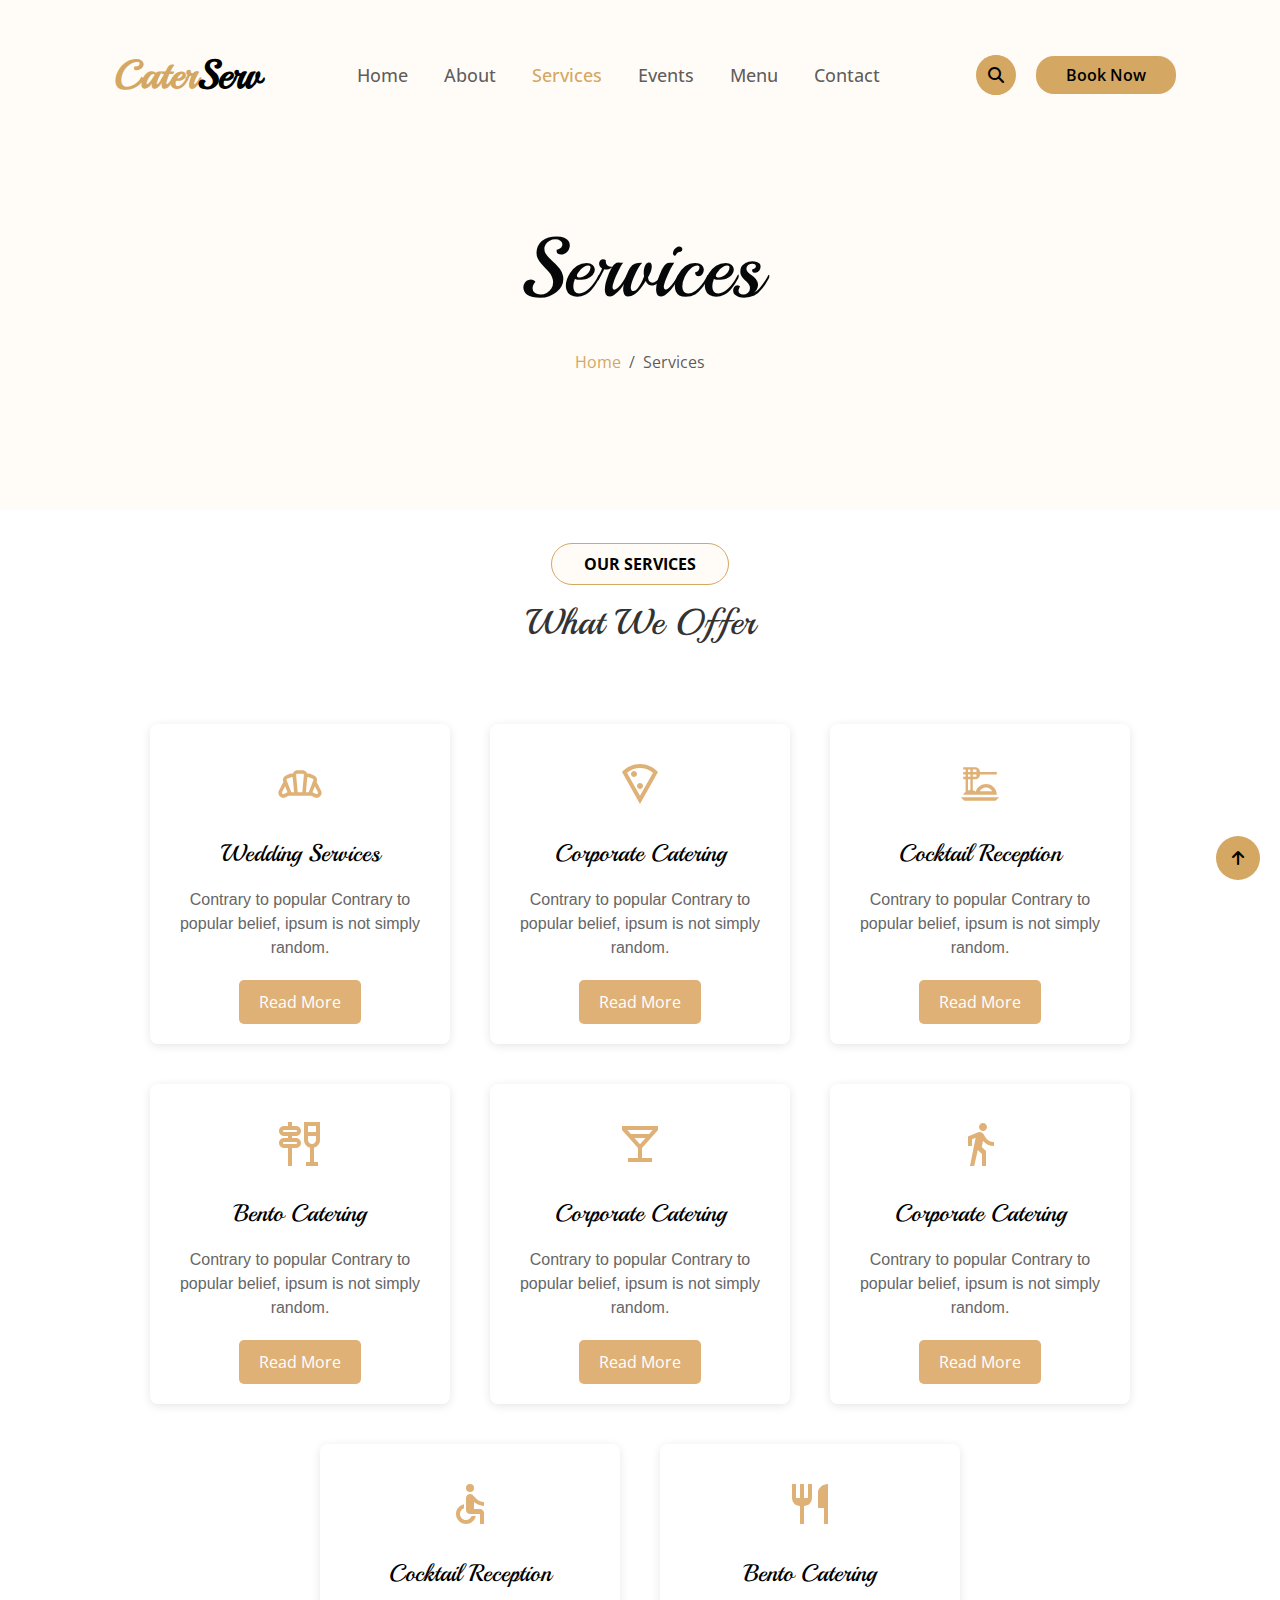
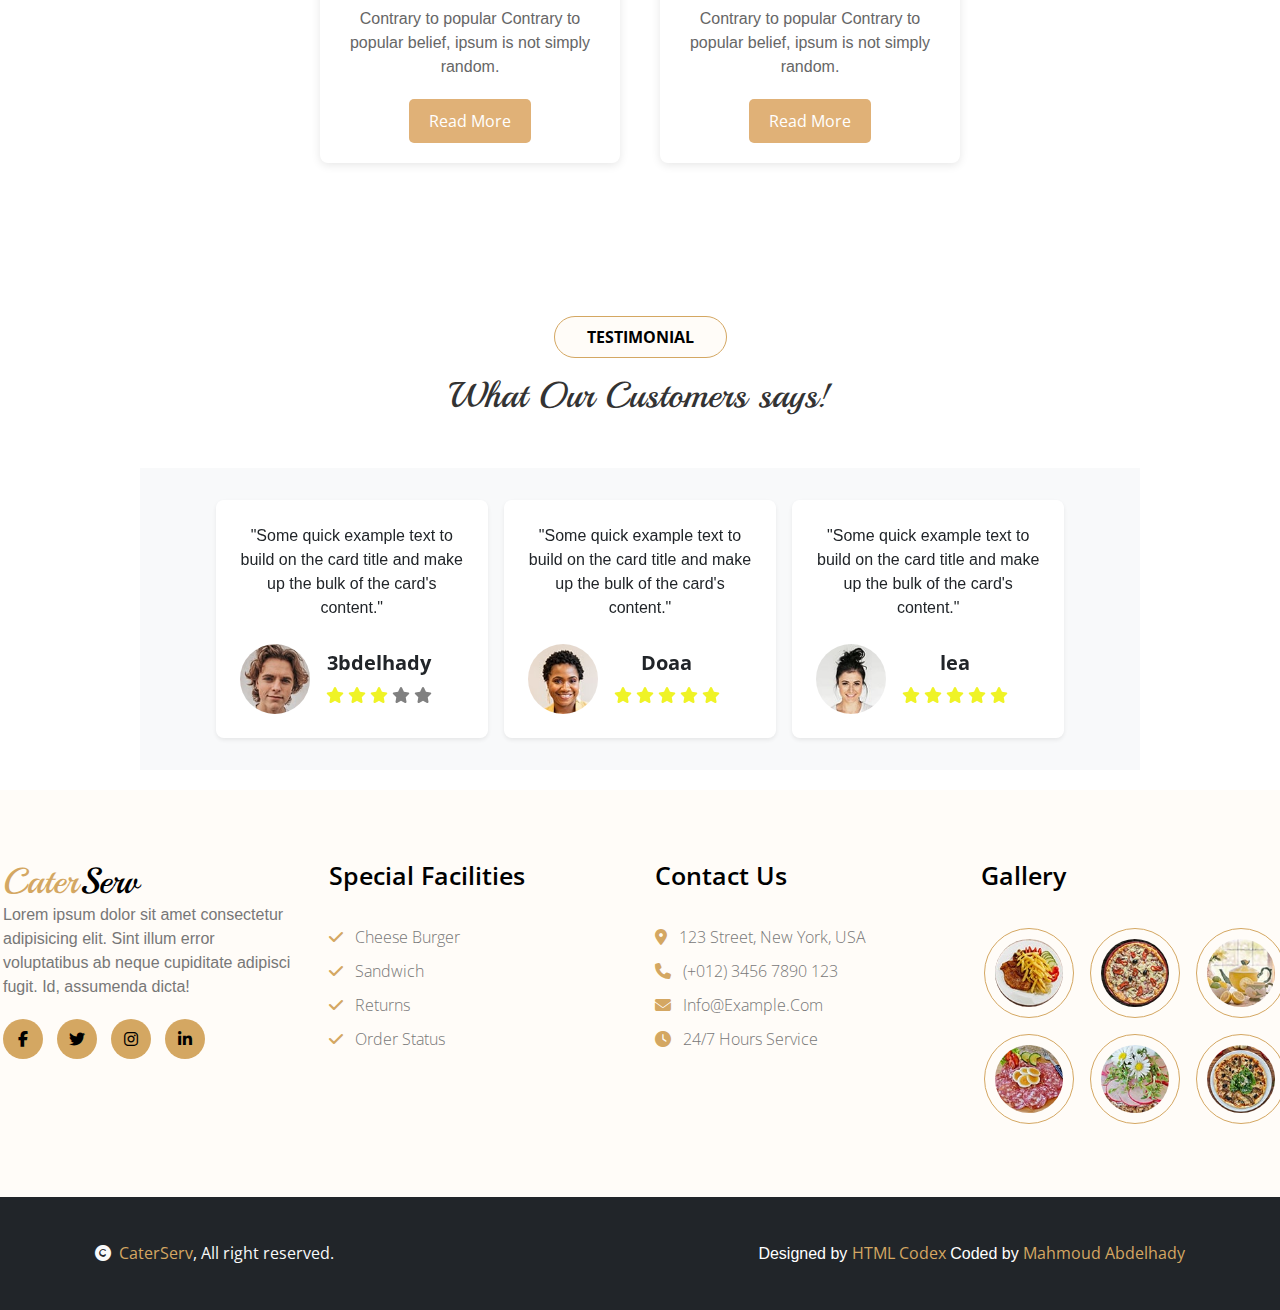
<file: services.html>
<!DOCTYPE html>
<html lang="en">
  <head>
    <meta charset="UTF-8" />
    <meta
      name="viewport"
      content="width=device-width, user-scalable=no, initial-scale=1.0, maximum-scale=1.0, minimum-scale=1.0"
    />
    <meta http-equiv="X-UA-Compatible" content="ie=edge" />
    <title>CaterServ</title>
    <link
      href="https://cdn.jsdelivr.net/npm/bootstrap@5.3.3/dist/css/bootstrap.min.css"
      rel="stylesheet"
      integrity="sha384-QWTKZyjpPEjISv5WaRU9OFeRpok6YctnYmDr5pNlyT2bRjXh0JMhjY6hW+ALEwIH"
      crossorigin="anonymous"
    />
    <link
      rel="stylesheet"
      href="https://cdnjs.cloudflare.com/ajax/libs/font-awesome/6.6.0/css/all.min.css"
    />
    <link rel="stylesheet" href="css/services.css" />
  </head>

  <body>
    <!-- Navbar -->
    <header>
      <nav class="navbar navbar-expand-lg bg-body-tertiary">
        <div class="container-fluid container">
          <a class="navbar-brand" href="#"
            ><span class="first">Cater</span><span class="second">Serv</span></a
          >
          <button
            class="navbar-toggler"
            type="button"
            data-bs-toggle="collapse"
            data-bs-target="#navbarSupportedContent"
            aria-controls="navbarSupportedContent"
            aria-expanded="false"
            aria-label="Toggle navigation"
          >
            <span class="navbar-toggler-icon"></span>
          </button>
          <div class="collapse navbar-collapse" id="navbarSupportedContent">
            <ul class="navbar-nav me-auto mb-2 mb-lg-0 centered-nav">
              <li class="nav-item">
                <a class="nav-link" href="/index.html">Home</a>
              </li>
              <li class="nav-item">
                <a class="nav-link" href="/about.html">About</a>
              </li>
              <li class="nav-item">
                <a class="nav-link active" href="/services.html">Services</a>
              </li>
              <li class="nav-item">
                <a class="nav-link" href="/event.html">Events</a>
              </li>
              <li class="nav-item">
                <a class="nav-link" href="/menu.html">Menu</a>
              </li>
              <li class="nav-item">
                <a class="nav-link" href="/contact.html">Contact</a>
              </li>
            </ul>
            <div class="icon">
              <i class="fa-solid fa-magnifying-glass icon"></i>
            </div>
            <form class="d-flex" role="search">
              <input
                class="form-control me-2 custom-search"
                type="search"
                placeholder="Search"
                aria-label="Search"
              />
              <button
                class="btn btn-outline-success custom-search-btn"
                type="submit"
              >
                Search
              </button>
            </form>
            <button class="btn btn-primary">Book Now</button>
          </div>
        </div>
      </nav>
    </header>
    <script
      src="https://cdn.jsdelivr.net/npm/bootstrap@5.3.3/dist/js/bootstrap.bundle.min.js"
      integrity="sha384-YvpcrYf0tY3lHB60NNkmXc5s9fDVZLESaAA55NDzOxhy9GkcIdslK1eN7N6jIeHz"
      crossorigin="anonymous"
    ></script>

    <!-- ========================================== -->

    <section class="about">
      <div class="container">
        <div class="text">
          <h1>Services</h1>
          <ol class="breadcrumb justify-content-center">
            <li class="breadcrumb-item"><a href="Home.html">Home</a></li>
            <li class="breadcrumb-item active" aria-current="page">Services</li>
          </ol>
        </div>
      </div>
    </section>

    <!-- ========================== -->

    <div class="container">
      <div class="section-header">
        <span class="section-subtitle">OUR SERVICES</span>
        <h2 class="section-title">What We Offer</h2>
      </div>
      <div class="services">
        <div class="service-card">
          <div class="service-icon">
            <svg
              xmlns="http://www.w3.org/2000/svg"
              enable-background="new 0 0 20 20"
              height="80px"
              viewBox="0 0 20 20"
              width="48px"
              fill="#e0b177"
            >
              <g>
                <rect fill="none" height="20" width="20" y="0" />
              </g>
              <g>
                <g>
                  <path
                    d="M16.93,9.12c0.12-0.3,0.09-0.23,0.13-0.35c0.24-0.96-0.27-1.97-1.19-2.34l-1.66-0.67c-0.39-0.16-0.8-0.18-1.2-0.08 c-0.09-0.29-0.23-0.56-0.44-0.78c-0.38-0.41-0.91-0.64-1.46-0.64H8.88c-0.55,0-1.09,0.23-1.46,0.64c-0.21,0.23-0.35,0.5-0.44,0.79 C6.59,5.58,6.17,5.6,5.78,5.76L4.12,6.43C3.21,6.8,2.7,7.81,2.94,8.77l0.14,0.35C1.06,13.03,1,13,1,13.66 c0,1.58,1.65,2.56,3.01,1.87l1.22-0.61h9.54l1.22,0.61c1.38,0.7,3.01-0.31,3.01-1.87C19,12.99,18.93,13.01,16.93,9.12z M3.34,14.19c-0.49,0.25-0.84-0.22-0.84-0.53c0-0.2-0.05-0.05,1.31-2.69l0.98,2.48L3.34,14.19z M6.38,13.41l-2-5.04 c-0.04-0.23,0.09-0.46,0.3-0.55l1.66-0.67c0.31-0.12,0.64,0.09,0.66,0.42l0.52,5.84H6.38z M10.96,13.41H9.04L8.39,6.29 C8.37,5.98,8.61,5.75,8.88,5.75h2.24c0.27,0,0.51,0.23,0.49,0.54L10.96,13.41z M13.62,13.41h-1.15l0.52-5.84 c0.03-0.33,0.36-0.54,0.66-0.42l1.66,0.67c0.22,0.09,0.34,0.32,0.3,0.55L13.62,13.41z M16.66,14.19l-1.45-0.73l0.98-2.48l1.24,2.4 C17.7,13.89,17.17,14.44,16.66,14.19z"
                  />
                </g>
              </g>
            </svg>
          </div>
          <h2>Wedding Services</h2>
          <p style="margin-top: 20px">
            Contrary to popular Contrary to popular belief, ipsum is not simply
            random.
          </p>
          <button class="read-more-btn">Read More</button>
        </div>
        <div class="service-card">
          <div class="service-icon">
            <svg
              xmlns="http://www.w3.org/2000/svg"
              height="80px"
              viewBox="0 0 24 24"
              width="48px"
              fill="#e0b177"
            >
              <path d="M0 0h24v24H0V0z" fill="none" />
              <path
                d="M12 2C8.43 2 5.23 3.54 3.01 6L12 22l8.99-16C18.78 3.55 15.57 2 12 2zm0 15.92L5.51 6.36C7.32 4.85 9.62 4 12 4s4.68.85 6.49 2.36L12 17.92zM9 5.5c-.83 0-1.5.67-1.5 1.5S8.17 8.5 9 8.5s1.5-.67 1.5-1.5S9.82 5.5 9 5.5zm1.5 7.5c0 .83.67 1.5 1.5 1.5.82 0 1.5-.67 1.5-1.5s-.68-1.5-1.5-1.5-1.5.67-1.5 1.5z"
              />
            </svg>
          </div>
          <h2>Corporate Catering</h2>
          <p style="margin-top: 20px">
            Contrary to popular Contrary to popular belief, ipsum is not simply
            random.
          </p>
          <button class="read-more-btn">Read More</button>
        </div>
        <div class="service-card">
          <div class="service-icon">
            <svg
              xmlns="http://www.w3.org/2000/svg"
              enable-background="new 0 0 20 20"
              height="80px"
              viewBox="0 0 20 20"
              width="48px"
              fill="#e0b177"
            >
              <g>
                <rect fill="none" height="20" width="20" y="0" />
              </g>
              <g>
                <g>
                  <path
                    d="M3,14.5h14c0-2.49-2.01-4.5-4.5-4.5c-2.03,0-3.72,1.35-4.28,3.19C7.86,12.92,7.45,12.73,7,12.61V8h1c1.1,0,2-0.9,2-2h7V5 h-7c0-1.1-0.9-2-2-2H3v1h1v1H3v1h1v1H3v1h1v5.26C3.58,13.59,3.23,14.01,3,14.5z M12.5,11.5c1.11,0,2.08,0.6,2.6,1.5H9.92 C10.45,12.08,11.42,11.5,12.5,11.5z M7,4h1.5v1H7V4z M7,6h1.5v1H7V6z M5,4h1v1H5V4z M5,6h1v1H5V6z M5,8h1v4.51 c-0.35,0.02-0.68,0.08-1,0.19V8z"
                  />
                  <polygon points="2,15.5 3.5,17 16.5,17 18,15.5" />
                </g>
              </g>
            </svg>
          </div>
          <h2>Cocktail Reception</h2>
          <p style="margin-top: 20px">
            Contrary to popular Contrary to popular belief, ipsum is not simply
            random.
          </p>
          <button class="read-more-btn">Read More</button>
        </div>
        <div class="service-card">
          <div class="service-icon">
            <svg
              xmlns="http://www.w3.org/2000/svg"
              enable-background="new 0 0 24 24"
              height="80px"
              viewBox="0 0 24 24"
              width="48px"
              fill="#e0b177"
            >
              <rect fill="none" height="24" width="24" />
              <path
                d="M22,10V1h-8v9c0,1.86,1.28,3.41,3,3.86V21h-2v2h6v-2h-2v-7.14C20.72,13.41,22,11.86,22,10z M20,3v3h-4V3H20z M16,10V8h4v2 c0,1.1-0.9,2-2,2S16,11.1,16,10z M10,9H8V8h2c1.38,0,2.5-1.12,2.5-2.5C12.5,4.12,11.38,3,10,3H8V1H6v2H4C2.62,3,1.5,4.12,1.5,5.5 C1.5,6.88,2.62,8,4,8h2v1H4c-1.38,0-2.5,1.12-2.5,2.5C1.5,12.88,2.62,14,4,14h2v9h2v-9h2c1.38,0,2.5-1.12,2.5-2.5 C12.5,10.12,11.38,9,10,9z M4,6C3.72,6,3.5,5.78,3.5,5.5S3.72,5,4,5h6c0.28,0,0.5,0.22,0.5,0.5S10.28,6,10,6H4z M10,12H4 c-0.28,0-0.5-0.22-0.5-0.5S3.72,11,4,11h6c0.28,0,0.5,0.22,0.5,0.5S10.28,12,10,12z"
              />
            </svg>
          </div>
          <h2>Bento Catering</h2>
          <p style="margin-top: 20px">
            Contrary to popular Contrary to popular belief, ipsum is not simply
            random.
          </p>
          <button class="read-more-btn">Read More</button>
        </div>
        <div class="service-card">
          <div class="service-icon">
            <svg
              xmlns="http://www.w3.org/2000/svg"
              height="80px"
              viewBox="0 0 24 24"
              width="48px"
              fill="#e0b177"
            >
              <path d="M0 0h24v24H0V0z" fill="none" />
              <path
                d="M14.77 9L12 12.11 9.23 9h5.54M21 3H3v2l8 9v5H6v2h12v-2h-5v-5l8-9V3zM7.43 7L5.66 5h12.69l-1.78 2H7.43z"
              />
            </svg>
          </div>
          <h2>Corporate Catering</h2>
          <p style="margin-top: 20px">
            Contrary to popular Contrary to popular belief, ipsum is not simply
            random.
          </p>
          <button class="read-more-btn">Read More</button>
        </div>
        <div class="service-card">
          <div class="service-icon">
            <svg
              xmlns="http://www.w3.org/2000/svg"
              height="80px"
              viewBox="0 0 24 24"
              width="48px"
              fill="#e0b177"
            >
              <path d="M0 0h24v24H0V0z" fill="none" />
              <path
                d="M13.5 5.5c1.1 0 2-.9 2-2s-.9-2-2-2-2 .9-2 2 .9 2 2 2zM9.8 8.9L7 23h2.1l1.8-8 2.1 2v6h2v-7.5l-2.1-2 .6-3C14.8 12 16.8 13 19 13v-2c-1.9 0-3.5-1-4.3-2.4l-1-1.6c-.56-.89-1.68-1.25-2.65-.84L6 8.3V13h2V9.6l1.8-.7"
              />
            </svg>
          </div>
          <h2>Corporate Catering</h2>
          <p style="margin-top: 20px">
            Contrary to popular Contrary to popular belief, ipsum is not simply
            random.
          </p>
          <button class="read-more-btn">Read More</button>
        </div>
        <div class="service-card">
          <div class="service-icon">
            <svg
              xmlns="http://www.w3.org/2000/svg"
              height="80px"
              viewBox="0 0 24 24"
              width="48px"
              fill="#e0b177"
            >
              <path d="M0 0h24v24H0V0z" fill="none" />
              <circle cx="12" cy="4" r="2" />
              <path
                d="M19 13v-2c-1.54.02-3.09-.75-4.07-1.83l-1.29-1.43c-.17-.19-.38-.34-.61-.45-.01 0-.01-.01-.02-.01H13c-.35-.2-.75-.3-1.19-.26C10.76 7.11 10 8.04 10 9.09V15c0 1.1.9 2 2 2h5v5h2v-5.5c0-1.1-.9-2-2-2h-3v-3.45c1.29 1.07 3.25 1.94 5 1.95zm-9 7c-1.66 0-3-1.34-3-3 0-1.31.84-2.41 2-2.83V12.1c-2.28.46-4 2.48-4 4.9 0 2.76 2.24 5 5 5 2.42 0 4.44-1.72 4.9-4h-2.07c-.41 1.16-1.52 2-2.83 2z"
              />
            </svg>
          </div>
          <h2>Cocktail Reception</h2>
          <p style="margin-top: 20px">
            Contrary to popular Contrary to popular belief, ipsum is not simply
            random.
          </p>
          <button class="read-more-btn">Read More</button>
        </div>
        <div class="service-card">
          <div class="service-icon">
            <svg
              xmlns="http://www.w3.org/2000/svg"
              height="80px"
              viewBox="0 0 24 24"
              width="48px"
              fill="#e0b177"
            >
              <path d="M0 0h24v24H0V0z" fill="none" />
              <path
                d="M16 6v8h3v8h2V2c-2.76 0-5 2.24-5 4zm-5 3H9V2H7v7H5V2H3v7c0 2.21 1.79 4 4 4v9h2v-9c2.21 0 4-1.79 4-4V2h-2v7z"
              />
            </svg>
          </div>
          <h2>Bento Catering</h2>
          <p style="margin-top: 20px">
            Contrary to popular Contrary to popular belief, ipsum is not simply
            random.
          </p>
          <button class="read-more-btn">Read More</button>
        </div>
      </div>
      <!-- ================================= -->
      <div class="section-Testimonial">
        <span class="section-subtitle">Testimonial</span>
        <h2 class="section-title">What Our Customers says!</h2>
      </div>
      <!-- ================================ -->

      <div class="container bg-body-tertiary py-3">
        <div
          id="testimonialCarousel"
          class="carousel slide"
          data-bs-ride="main-carousel"
          data-bs-interval="10"
        >
          <div class="carousel-inner">
            <div class="carousel-item active">
              <div class="card shadow-sm rounded-3 p-2">
                <div class="quotes display-2 text-body-tertiary">
                  <i class="bi bi-quote"></i>
                </div>
                <div class="card-body">
                  <p class="card-text">
                    "Some quick example text to build on the card title and make
                    up the bulk of the card's content."
                  </p>
                  <div class="d-flex align-items-center pt-4">
                    <img src="img/testimonial-1.jpg" />
                    <div>
                      <h5 class="card-title fw-bold">3bdelhady</h5>
                      <div class="testimonial rating-3">
                        <span class="star fas fa-star text-Warning"></span>
                        <span class="star fas fa-star text-Warning"></span>
                        <span class="star fas fa-star text-Warning"></span>
                        <span class="star fas fa-star text-Warning"></span>
                        <span class="star fas fa-star text-Warning"></span>
                      </div>
                    </div>
                  </div>
                </div>
              </div>
            </div>
            <div class="carousel-item">
              <div class="card shadow-sm rounded-3 p-2">
                <div class="quotes display-2 text-body-tertiary">
                  <i class="bi bi-quote"></i>
                </div>
                <div class="card-body">
                  <p class="card-text">
                    "Some quick example text to build on the card title and make
                    up the bulk of the card's content."
                  </p>
                  <div class="d-flex align-items-center pt-4">
                    <img src="img/testimonial-2.jpg" />
                    <div>
                      <h5 class="card-title fw-bold">Doaa</h5>
                      <span>
                        <i class="fas fa-star text-Warning"></i>
                        <i class="fas fa-star text-Warning"></i>
                        <i class="fas fa-star text-Warning"></i>
                        <i class="fas fa-star text-Warning"></i>
                        <i class="fas fa-star text-Warning"></i>
                      </span>
                    </div>
                  </div>
                </div>
              </div>
            </div>
            <div class="carousel-item">
              <div class="card shadow-sm rounded-3 p-2">
                <div class="quotes display-2 text-body-tertiary">
                  <i class="bi bi-quote"></i>
                </div>
                <div class="card-body">
                  <p class="card-text">
                    "Some quick example text to build on the card title and make
                    up the bulk of the card's content."
                  </p>
                  <div class="d-flex align-items-center pt-4">
                    <img src="img/testimonial-3.jpg" />
                    <div>
                      <h5 class="card-title fw-bold">lea</h5>
                      <span>
                        <i class="fas fa-star text-Warning"></i>
                        <i class="fas fa-star text-Warning"></i>
                        <i class="fas fa-star text-Warning"></i>
                        <i class="fas fa-star text-Warning"></i>
                        <i class="fas fa-star text-Warning"></i>
                      </span>
                    </div>
                  </div>
                </div>
              </div>
            </div>
            <div class="carousel-item">
              <div class="card shadow-sm rounded-3 p-2">
                <div class="quotes display-2 text-body-tertiary">
                  <i class="bi bi-quote"></i>
                </div>
                <div class="card-body">
                  <p class="card-text">
                    "Some quick example text to build on the card title and make
                    up the bulk of the card's content."
                  </p>
                  <div class="d-flex align-items-center pt-4">
                    <img src="img/testimonial-4.jpg" />
                    <div>
                      <h5 class="card-title fw-bold">jone</h5>
                      <span>
                        <i class="fas fa-star text-Warning"></i>
                        <i class="fas fa-star text-Warning"></i>
                        <i class="fas fa-star text-Warning"></i>
                        <i class="fas fa-star text-Warning"></i>
                        <i class="fas fa-star text-Warning"></i>
                      </span>
                    </div>
                  </div>
                </div>
              </div>
            </div>
          </div>
        </div>
      </div>
    </div>

    <!-- Footer Start -->

    <footer>
      <div class="container1">
        <div class="row">
          <div class="footer-col">
            <h1 class="title"><span>Cater</span>Serv</h1>
            <p>
              Lorem ipsum dolor sit amet consectetur adipisicing elit. Sint
              illum error voluptatibus ab neque cupiditate adipisci fugit. Id,
              assumenda dicta!
            </p>
            <div class="social-links">
              <a href="#"><i class="fab fa-facebook-f"></i></a>
              <a href="#"><i class="fab fa-twitter"></i></a>
              <a href="#"><i class="fab fa-instagram"></i></a>
              <a href="#"><i class="fab fa-linkedin-in"></i></a>
            </div>
          </div>
          <div class="footer-col">
            <h4>Special Facilities</h4>
            <ul>
              <li>
                <a href="#"
                  ><span><i class="fa-solid fa-check icons"></i></span> Cheese
                  Burger</a
                >
              </li>
              <li>
                <a href="#"
                  ><span><i class="fa-solid fa-check icons"></i></span>
                  Sandwich</a
                >
              </li>
              <li>
                <a href="#"
                  ><span><i class="fa-solid fa-check icons"></i></span>
                  Returns</a
                >
              </li>
              <li>
                <a href="#"
                  ><span><i class="fa-solid fa-check icons"></i></span> Order
                  Status</a
                >
              </li>
            </ul>
          </div>
          <div class="footer-col">
            <h4>Contact Us</h4>
            <ul>
              <li>
                <a href="#"
                  ><span><i class="fa-solid fa-location-dot icons"></i></span>
                  123 Street, New York, USA</a
                >
              </li>
              <li>
                <a href="#"
                  ><span><i class="fa-solid fa-phone icons"></i></span> (+012)
                  3456 7890 123</a
                >
              </li>
              <li>
                <a href="#"
                  ><span><i class="fa-solid fa-envelope icons"></i></span>
                  info@example.com</a
                >
              </li>
              <li>
                <a href="#"
                  ><span><i class="fa-solid fa-clock icons"></i></span> 24/7
                  Hours Service</a
                >
              </li>
            </ul>
          </div>
          <div class="footer-col">
            <h4>Gallery</h4>
            <div class="box footer-gallery">
              <img src="img/menu-01.jpg" alt="" />
              <img src="img/menu-02.jpg" alt="" />
              <img src="img/menu-03.jpg" alt="" />
              <img src="img/menu-04.jpg" alt="" />
              <img src="img/menu-05.jpg" alt="" />
              <img src="img/menu-06.jpg" alt="" />
            </div>
          </div>
        </div>
      </div>
    </footer>

    <!-- Footer End -->

    <!-- Final Footer Start -->

    <div class="container-fluid copyright bg-dark py-4">
      <div class="container">
        <div class="row">
          <div class="col-md-6 text-center text-md-start mb-3 mb-md-0">
            <span class="text-light"
              ><a
                href="#"
                style="text-decoration: none; color: var(--main-color)"
                ><i class="fas fa-copyright text-light me-2"></i>CaterServ</a
              >, All right reserved.</span
            >
          </div>
          <div class="col-md-6 my-auto text-center text-md-end text-white">
            <p>
              Designed by
              <span style="text-decoration: none; color: var(--main-color)"
                >HTML Codex</span
              >
              Coded by
              <span style="text-decoration: none; color: var(--main-color)"
                >Mahmoud Abdelhady</span
              >
            </p>
          </div>
        </div>
      </div>
    </div>

    <!-- Final Footer End -->

    <!-- Top Scroll arrow -->
    <a
      href="#"
      class="btn btn-md-square btn-primary rounded-circle back-to-top"
      style="display: flex"
      ><i class="fa fa-arrow-up"></i
    ></a>
  </body>
</html>
</file>
<file: css/style.css>
@import url("https://fonts.googleapis.com/css2?family=Playball&display=swap");
@import url("https://fonts.googleapis.com/css2?family=Open+Sans:ital,wght@0,300..800;1,300..800&display=swap");

* {
  margin: 0;
  padding: 0;
  box-sizing: border-box;
  font-family: "Open Sans", sans-serif;
}

:root {
  --main-color: #d4a762;
  --secondary-color: #d4a7623f;
  --bg-color: #fffcf8;
}

.navbar {
  padding: 20px 0;
  background-color: var(--bg-color) !important;
}

header {
  z-index: 999 !important;
}

header .navbar-brand .second,
header .navbar-brand .first {
  font-size: 2em;
  font-family: "Playball", cursive;
}

header .navbar-brand .first {
  color: var(--main-color) !important;
  font-weight: bold;
}

header .navbar-brand {
  font-weight: 800;
}

header form input,
header form button {
  display: none !important;
}

header .navbar-toggler {
  color: var(--main-color) !important;
}

.custom-search {
  border-color: var(--main-color) !important;
  color: var(--main-color) !important;
}

.custom-search::placeholder {
  color: var(--main-color) !important;
}

.custom-search:focus {
  border-color: var(--main-color);
  box-shadow: 0 0 0 0.2rem rgba(212, 167, 98, 0.25);
}

.custom-search-btn {
  background-color: var(--main-color);
  border-color: var(--main-color);
  color: white;
}

.custom-search-btn:hover {
  background-color: var(--main-color);
  border-color: var(--main-color);
}

header .active {
  color: var(--main-color) !important;
}

.navbar-nav.centered-nav .nav-item {
  color: #777 !important;
  font-size: 1.1em;
  font-weight: 500;
}

.navbar-nav.centered-nav .nav-item:hover .nav-link {
  color: #d4a762;
  transition: 0.5s !important;
}

.btn-primary {
  background-color: var(--main-color);
  color: black;
  border: none;
  border-radius: 18px;
  padding: 7px 30px;
  font-weight: 600;
  transition: 0.5s ease;
  margin: 0 20px;
}

.btn-primary:hover {
  background-color: #000;
  color: var(--main-color);
}

.btn-primary:focus {
  background-color: #000 !important;
  color: var(--main-color) !important;
}

.btn-outline-primary:hover {
  background-color: #000;
  color: var(--main-color);
  border-color: #000;
}

@media (max-width: 991px) {
  header .icon {
    display: none;
  }

  header form input,
  header form button {
    display: block !important;
  }

  header .btn-primary {
    display: none !important;
  }
}

@media (min-width: 992px) {
  .navbar-nav.centered-nav {
    display: flex;
    justify-content: center;
    flex: 1;
  }

  .navbar-collapse {
    display: flex;
    justify-content: center;
    flex: 1;
  }

  .navbar-toggler {
    margin-right: auto;
  }

  .navbar-brand {
    margin-right: auto;
  }

  .navbar-brand {
    margin-left: 30px !important;
  }

  .navbar-nav.centered-nav .nav-item {
    margin-left: 10px;
    margin-right: 10px;
  }

  .icon {
    background-color: var(--main-color);
    border-radius: 50%;
    padding: 10px;
    display: inline-flex;
    align-items: center;
    justify-content: center;
    width: 40px;
    height: 40px;
    transition: 0.5s ease;
  }

  .icon:hover {
    color: var(--main-color);
    background-color: #000;
  }

  .icon i {
    color: #000;
    font-size: 1em;
  }
}

.hero {
  background-color: var(--bg-color);
  min-height: 80vh;
  display: flex;
  align-items: center;
  padding: 60px 0;
}

.hero img {
  width: 90%;
  max-width: 500px;
}

.text-label {
  font-size: 0.8em;
  border: var(--main-color) 1px solid !important;
  background-color: var(--bg-color) !important;
}

.hero .text-hero,
.hero .text-hero span {
  font-family: "Playball", cursive;
}

.hero .text-hero span {
  color: var(--main-color);
}

.hero .text-hero {
  font-size: 5em;
  line-height: 1.2em;
}

.hero .btn-primary {
  padding: 10px 30px;
  border-radius: 30px;
  font-weight: 500;
}

.button-group {
  display: flex;
  gap: 5px;
  justify-content: left;
}

@media (max-width: 991px) {
  .hero .box {
    text-align: center;
  }

  .hero .button-group {
    justify-content: center;
    margin-bottom: 5em;
  }
}

.section-title {
  font-size: 1em;
  border: var(--main-color) 1px solid !important;
  background-color: var(--bg-color) !important;
}

.section-description {
  margin-bottom: 100px;
  font-family: "Playball", cursive;
  font-size: 2.5em;
}

.stats {
  margin-top: 50px;
  padding: 50px 0;
  min-height: 70vh;
}

.stats .container {
  display: flex;
  align-items: center;
  justify-content: center;
  width: 100%;
}

.stats .row {
  display: flex;
  justify-content: space-between;
  width: 100%;
}

.stats .box {
  background-color: var(--main-color);
  padding: 1.5em;
  border-radius: 10px;
  text-align: center;
  margin-bottom: 20px;
  margin-top: 80px;
  transition: 0.5s;
}

.stats .box:hover {
  transform: translateY(-10px);
}

.stats i {
  font-size: 4em;
  color: white;
  margin-bottom: 10px;
}

.stats .counter {
  font-family: "Playball", cursive;
  font-size: 3.5em;
}

.stats h5 {
  font-size: 1em;
}

.stats img {
  width: 90%;
  display: block;
  margin: auto;
}

@media (max-width: 991px) {
  .stats .box {
    margin-top: 20px;
    margin-bottom: 20px;
  }

  .stats img {
    display: none;
  }
}

.blog {
  background-color: var(--bg-color);
  padding-top: 50px;
}

.blog .titles {
  display: flex;
  align-items: center;
  justify-content: center;
  width: 100%;
}

.card-container {
  display: flex;
  gap: 3.5em;
  justify-content: center;
  flex-wrap: wrap;
  margin-bottom: 70px;
}

.card-article {
  position: relative;
  overflow: hidden;
  flex: 1;
  min-width: 328px;
}

.card-img {
  width: 370px;
  border-radius: 1.5em;
}

.card-data {
  width: 280px;
  background-color: var(--main-color);
  padding: 1.5rem 2rem;
  box-shadow: 0 8px 24px hsla(0, 0%, 0%, 0.15);
  border-radius: 1em;
  position: absolute;
  bottom: -11em;
  left: 0;
  right: 0;
  margin-inline: auto;
  opacity: 0;
  transition: opacity 1s 1s;
}

.card-description {
  display: block;
  margin-bottom: 0.25em;
  font-size: 1em;
}

.card-title {
  font-size: 1.5em;
  font-weight: 500;
  color: white;
  margin-bottom: 0.75em;
}

.card-button {
  text-decoration: none;
  font-size: 1em;
  font-weight: 500;
  color: #000;
}

.card-button:hover {
  text-decoration: underline;
}

.card-article:hover .card-data {
  animation: show-data 1s forwards;
  opacity: 1;
  transition: opacity 0.3s;
}

.card-article:hover {
  animation: remove-overflow 2s forwards;
}

.card-article:not(:hover) {
  animation: show-overflow 2s forwards;
}

.card-article:not(:hover) .card-data {
  animation: remove-data 1s forwards;
}

@keyframes show-data {
  50% {
    transform: translateY(-12em);
  }

  100% {
    transform: translateY(-8em);
  }
}

@keyframes remove-overflow {
  to {
    overflow: initial;
  }
}

@keyframes remove-data {
  0% {
    transform: translateY(-8em);
  }

  50% {
    transform: translateY(-12em);
  }

  100% {
    transform: translateY(1em);
  }
}

@keyframes show-overflow {
  0% {
    overflow: initial;
    pointer-events: none;
  }

  50% {
    overflow: hidden;
  }
}

@media (max-width: 991px) {
  .card-container {
    flex-direction: column;
    gap: 2em;
  }

  .card-article {
    margin: 0 auto;
    margin-bottom: 25px;
  }

  .card-img {
    width: 100%;
  }

  .card-data {
    width: 90%;
  }
}

footer .container {
  max-width: 1170px;
  margin: auto;
}

footer .row {
  display: flex;
  flex-wrap: wrap;
}

footer .title span,
footer .title {
  font-family: "Playball", cursive;
  font-size: 36px;
  color: #000;
}

footer .title span {
  color: var(--main-color);
}

footer ul {
  list-style: none;
  padding: 0;
  margin: 0;
}

footer {
  line-height: 1.5;
  background-color: var(--bg-color);
  padding: 70px 0;
}

.footer-col {
  width: 25%;
  padding: 0 15px;
}

.footer-col h4 {
  font-size: 25px;
  color: #000;
  text-transform: capitalize;
  margin-bottom: 35px;
  font-weight: 500;
  position: relative;
  font-weight: 600;
}

footer p {
  color: #777;
  margin-bottom: 20px;
}

footer .icons {
  color: var(--main-color);
  margin-right: 8px;
}

.footer-col h4::before {
  content: "";
  position: absolute;
  left: 0;
  bottom: -10px;
  background-color: var(--main-color);
  height: 2px;
  width: 50px;
  box-sizing: border-box;
}

.footer-col ul li:not(:last-child) {
  margin-bottom: 10px;
}

.footer-col ul li a {
  font-size: 16px;
  text-transform: capitalize;
  text-decoration: none;
  font-weight: 300;
  color: #777;
  display: block;
  transition: all 0.3s ease;
}

.footer-col ul li a:hover {
  color: var(--main-color);
  padding-left: 8px;
}

.footer-col .social-links a {
  display: inline-block;
  height: 40px;
  width: 40px;
  background-color: var(--main-color);
  margin: 0 10px 10px 0;
  text-align: center;
  line-height: 40px;
  border-radius: 50%;
  color: #000;
  transition: all 0.5s ease;
}

.footer-col .social-links a:hover {
  color: var(--main-color);
  background-color: #000;
}

footer .footer-gallery img {
  width: 90px;
  border: 1px var(--main-color) solid;
  margin: 3px;
  border-radius: 50%;
  padding: 10px;
}

.footer-gallery {
  display: grid;
  grid-template-columns: repeat(3, 1fr);
  grid-gap: 10px;
}

@media (max-width: 991px) {
  .footer-gallery {
    grid-template-columns: repeat(3, 1fr);
    grid-template-rows: repeat(2, auto);
  }
}

@media (max-width: 767px) {
  .footer-col {
    width: 50%;
    margin-bottom: 30px;
  }
}

@media (max-width: 574px) {
  .footer-col {
    width: 100%;
  }
}

.end {
  background-color: #000;
  padding: 10px 0;
  color: white;
}

.end span {
  color: var(--main-color);
}

.end-color {
  background-color: #000;
}

/* Top Scroll arrow */

.back-to-top {
  position: fixed;
  bottom: 20px;
  right: 20px;
  z-index: 1;
}

.btn.btn-primary:hover {
  background: #050709 !important;
  color: #d4a762 !important;
}

.btn-md-square,
.btn-lg-square {
  padding: 0;
  display: flex;
  align-items: center;
  justify-content: center;
  font-weight: normal;
  width: 44px;
  height: 44px;
}

.btn-primary {
  color: #000;
  background-color: #d4a762;
  border-color: #d4a762;
}
</file>
<file: css/about.css>
/*
    Global Styles
*/

@import url("https://fonts.googleapis.com/css2?family=Playball&display=swap");
@import url("https://fonts.googleapis.com/css2?family=Open+Sans:ital,wght@0,300..800;1,300..800&display=swap");

* {
  margin: 0;
  padding: 0;
  box-sizing: border-box;
  font-family: "Open Sans", sans-serif;
}

h1,
h2,
h3,
.h1,
.h2,
.h3 {
  font-weight: 400 !important;
  font-family: "Playball", cursive !important;
}

h4,
h5,
h6,
.h4,
.h5,
.h6 {
  font-weight: 600 !important;
  font-family: "Open Sans", sans-serif !important;
}

/*
    Root Variables
*/
:root {
  --main-color: #d4a762;
  --secondary-color: #d4a7623f;
  --bg-color: #fffcf8;
  --bs-gutter-x: 3rem;
  --bs-gutter-y: 3rem;
  --bs-white: #fff;
  --bs-primary: #d4a762;
  --bs-dark: #050709;
}

.back-to-top {
  position: fixed;
  right: 30px;
  bottom: 30px;
  z-index: 99;
}

h1,
h2,
h3,
.h1,
.h2,
.h3 {
  font-weight: 400 !important;
  font-family: "Playball", cursive !important;
}

h4,
h5,
h6,
.h4,
.h5,
.h6 {
  font-weight: 600 !important;
  font-family: "Open Sans", sans-serif !important;
}

.my-6 {
  margin-top: 6rem;
  margin-bottom: 6rem;
}

.py-6 {
  padding-top: 6rem;
  padding-bottom: 6rem;
}

/*** Button Start ***/
.btn.btn-primary {
  border: 0;
}

.btn.btn-primary:hover {
  background: var(--bs-dark) !important;
  color: var(--bs-primary) !important;
}

.btn {
  font-weight: 600;
  transition: 0.5s;
}

.btn-square {
  width: 32px;
  height: 32px;
}

.btn-sm-square {
  width: 38px;
  height: 38px;
}

.btn-md-square {
  width: 44px;
  height: 44px;
}

.btn-lg-square {
  width: 56px;
  height: 56px;
}

.btn-square,
.btn-sm-square,
.btn-md-square,
.btn-lg-square {
  padding: 0;
  display: flex;
  align-items: center;
  justify-content: center;
  font-weight: normal;
}

/*** Button End ***/

/*
    Navbar
*/
.navbar {
  padding: 20px 0;
  background-color: var(--bg-color) !important;
}

/*
    Brand
*/
header .navbar-brand .second,
header .navbar-brand .first {
  font-size: 2em;
  font-family: "Playball", cursive;
}

header .navbar-brand .first {
  color: var(--main-color) !important;
  font-weight: bold;
}

/* Navbar Brand */

header .navbar-brand {
  font-weight: 800;
}

/* Form */

header form input,
header form button {
  display: none !important;
}

/*
    Navbar Toggler
*/
header .navbar-toggler {
  color: var(--main-color) !important;
}

/*
    Custom Search
*/
.custom-search {
  border-color: var(--main-color) !important;
  color: var(--main-color) !important;
}

.custom-search::placeholder {
  color: var(--main-color) !important;
}

.custom-search:focus {
  border-color: var(--main-color);
  box-shadow: 0 0 0 0.2rem rgba(212, 167, 98, 0.25);
}

/*
    Custom Search Button
*/
.custom-search-btn {
  background-color: var(--main-color);
  border-color: var(--main-color);
  color: white;
}

.custom-search-btn:hover {
  background-color: var(--main-color);
  border-color: var(--main-color);
}

/*
    Active Link
*/
header .active {
  color: var(--main-color) !important;
}

/*
    Nav Links
*/
.navbar-nav.centered-nav .nav-item {
  color: #777 !important;
  font-size: 1.1em;
  font-weight: 500;
}

.navbar-nav.centered-nav .nav-item:hover .nav-link {
  color: #d4a762;
  transition: 0.5s !important;
}

/*
    Primary Button
*/
header .btn-primary {
  background-color: var(--main-color);
  color: black;
  border: none;
  border-radius: 18px;
  padding: 7px 30px;
  font-weight: 600;
  transition: 0.5s ease;
  margin: 0 20px;
}

/*
    Primary Button Hover
*/
header .btn-primary:hover {
  background-color: #000;
  color: var(--main-color);
}

/*
    Media Queries
*/
@media (max-width: 991px) {
  header .icon {
    display: none;
  }

  header form input,
  header form button {
    display: block !important;
  }

  header .btn-primary {
    display: none !important;
  }
}

@media (min-width: 992px) {
  .navbar-nav.centered-nav {
    display: flex;
    justify-content: center;
    flex: 1;
  }

  .navbar-collapse {
    display: flex;
    justify-content: center;
    flex: 1;
  }

  .navbar-toggler {
    margin-right: auto;
  }

  .navbar-brand {
    margin-right: auto;
  }

  .navbar-brand {
    margin-left: 30px !important;
  }

  .navbar-nav.centered-nav .nav-item {
    margin-left: 10px;
    margin-right: 10px;
  }

  .icon {
    background-color: var(--main-color);
    border-radius: 50%;
    padding: 10px;
    display: inline-flex;
    align-items: center;
    justify-content: center;
    width: 40px;
    height: 40px;
    transition: 0.5s ease;
  }

  .icon:hover {
    color: var(--main-color);
    background-color: #000;
  }

  .icon i {
    color: #000;
    font-size: 1em;
  }
}

/* Start About */

.about {
  background-color: var(--bg-color);
  padding-top: 50px;
  padding-bottom: 100px;
  text-align: center;
}

.breadcrumb {
  list-style: none;
  margin-bottom: 1rem;
}

.breadcrumb-item a {
  text-decoration: none;
  color: #d4a762;
}

.about h1 {
  font-size: calc(1.6rem + 4.5vw);
  margin-bottom: 30px;
  font-family: "Playball", cursive;
  color: #050709;
}

.second {
  padding-top: 150px;
  padding-bottom: 150px;
}

.aus-img {
  height: 65vh;
  border-radius: 10px;
  /* flex-basis: 50%; */
  overflow: hidden;
  object-fit: cover;
}

.aus-txt {
  width: 50%;
  flex-basis: 50%;
  padding: 20px;
  flex-grow: 1;
  display: flex;
  flex-direction: column;
}

.ro {
  display: flex;
  /* flex-wrap: wrap; */
  margin-top: calc(var(--bs-gutter-y) * -1);
  margin-right: calc(var(--bs-gutter-x) / -2);
  margin-left: calc(var(--bs-gutter-x) / -2);
}

.txt {
  display: inline-block;
  font-weight: bold;
  text-transform: uppercase;
  background-color: #fffcf8;
  border: 1px solid #d4a762;
  border-radius: 50rem;
  padding-left: 2rem;
  padding-right: 2rem;
  padding-top: 0.5rem;
  padding-bottom: 0.5rem;
  margin-bottom: 1rem;
  margin-top: 13px;
  max-width: 140px;
}

.p {
  color: #9a9a9a;
  margin-top: 25px;
}

.h1 {
  font-size: calc(1.6rem + 1.2vw);
}

.i {
  margin-top: 1rem;
}

.text-primary {
  color: #d4a762 !important;
}

.button {
  display: inline-block;
  font-weight: bold;
  text-decoration: none;
  color: #050709;
  background-color: var(--main-color);
  border: 8px solid #d4a762;
  border-radius: 50rem;
  padding-left: 2rem;
  padding-right: 2rem;
  padding-top: 0.5rem;
  padding-bottom: 0.5rem;
  margin-bottom: 1rem;
  margin-top: 13px;
  max-width: 180px;
}

@media (min-width: 1200px) {
  .ro {
    display: flex;
    align-items: center;
  }

  .aus-img {
    height: 65vh;
    margin-right: 20px;
  }

  .aus-txt {
    width: 60%;
  }
}

@media (min-width: 768px) and (max-width: 1199px) {
  .ro {
    display: flex;
    align-items: center;
  }

  .aus-img {
    height: 45vh;
    margin-right: 15px;
  }

  .aus-txt {
    width: 65%;
  }
}

@media (max-width: 767px) {
  .ro {
    display: block;
  }

  .aus-img {
    width: 100%;
    margin-bottom: 20px;
  }

  .aus-txt {
    width: 100%;
  }
}

/* ==================== */

/* Start Team */

.txt {
  display: inline-block;
  font-weight: bold;
  text-transform: uppercase;
  background-color: #fffcf8;
  border: 1px solid #d4a762;
  border-radius: 50rem;
  padding-left: 2rem;
  padding-right: 2rem;
  padding-top: 0.5rem;
  padding-bottom: 0.5rem;
  margin-bottom: 1rem;
  margin-top: 13px;
  max-width: 140px;
}

.text {
  align-items: center;
  display: flex;
  flex-direction: column;
  justify-content: center;
  text-align: center;
}

.team-icon {
  position: absolute;
  top: 0;
  right: 0;
}

.btn-square,
.btn-sm-square,
.btn-md-square,
.btn-lg-square {
  padding: 0;
  display: flex;
  align-items: center;
  justify-content: center;
  font-weight: normal;
}

.btn.btn-primary {
  border: 0;
}

.btn-md-square {
  width: 44px;
  height: 44px;
}

.btn-primary {
  color: #000;
  background-color: #d4a762;
  border-color: #d4a762;
}

.team-item {
  width: 80%;
  height: 100%;
  position: relative;
}

.team-item .team-icon {
  position: absolute;
  top: 0;
  right: 0;
}

.team-item .team-icon .share-link {
  opacity: 0;
  transition: 0.9s;
}

.team-item:hover .share-link {
  opacity: 1;
}

.team-item .team-content {
  transition: 0.9s;
}

.team-item:hover .team-content {
  background: var(--bs-primary) !important;
  color: var(--bs-dark) !important;
}

.team-item .team-content h4,
.team-item .team-content p {
  transition: 0.5s;
}

.team-item:hover .team-content h4 {
  color: var(--bs-dark) !important;
}

.team-item:hover .team-content p {
  color: var(--bs-white);
}

.cards {
  display: flex;
  flex-wrap: wrap;
  justify-content: center;
  align-items: center;
  margin-left: 25px !important;
  margin-right: 20px !important;
  margin-bottom: 50px !important;
  margin-top: 15px !important;
}

/* End About */

/* Footer Start */

footer .container {
  max-width: 1170px;
  margin: auto;
}

footer .row {
  display: flex;
  flex-wrap: wrap;
}

footer .title span,
footer .title {
  font-family: "Playball", cursive;
  font-size: 36px;
  color: #000;
}

footer .title span {
  color: var(--main-color);
}

footer ul {
  list-style: none;
  padding: 0;
  margin: 0;
}

footer {
  line-height: 1.5;
  background-color: var(--bg-color);
  padding: 70px 0;
}

.footer-col {
  width: 25%;
  padding: 0 15px;
}

.footer-col h4 {
  font-size: 25px;
  color: #000;
  text-transform: capitalize;
  margin-bottom: 35px;
  font-weight: 500;
  position: relative;
  font-weight: 600;
}

footer p {
  color: #777;
  margin-bottom: 20px;
}

footer .icons {
  color: var(--main-color);
  margin-right: 8px;
}

.footer-col h4::before {
  content: "";
  position: absolute;
  left: 0;
  bottom: -10px;
  background-color: var(--main-color);
  height: 2px;
  width: 50px;
  box-sizing: border-box;
}

.footer-col ul li:not(:last-child) {
  margin-bottom: 10px;
}

.footer-col ul li a {
  font-size: 16px;
  text-transform: capitalize;
  text-decoration: none;
  font-weight: 300;
  color: #777;
  display: block;
  transition: all 0.3s ease;
}

.footer-col ul li a:hover {
  color: var(--main-color);
  padding-left: 8px;
}

.footer-col .social-links a {
  display: inline-block;
  height: 40px;
  width: 40px;
  background-color: var(--main-color);
  margin: 0 10px 10px 0;
  text-align: center;
  line-height: 40px;
  border-radius: 50%;
  color: #000;
  transition: all 0.5s ease;
}

.footer-col .social-links a:hover {
  color: var(--main-color);
  background-color: #000;
}

footer .footer-gallery img {
  width: 90px;
  border: 1px var(--main-color) solid;
  margin: 3px;
  border-radius: 50%;
  padding: 10px;
}

.footer-gallery {
  display: grid;
  grid-template-columns: repeat(3, 1fr);
  grid-gap: 10px;
}

@media (max-width: 991px) {
  .footer-gallery {
    grid-template-columns: repeat(3, 1fr);
    grid-template-rows: repeat(2, auto);
  }
}

@media (max-width: 767px) {
  .footer-col {
    width: 50%;
    margin-bottom: 30px;
  }
}

@media (max-width: 574px) {
  .footer-col {
    width: 100%;
  }
}

/* Footer End */
@media (max-width: 911px) {
  .team-cards {
    display: flex;
    flex-wrap: wrap;
    justify-content: center;
    align-items: center;
  }

  .team-cards .col-lg-3,
  .team-cards .col-md-6 {
    flex: 0 0 100%;
    max-width: 100%;
    display: flex;
    justify-content: center;
  }

  .team-item {
    width: 80%;
  }
}

.end-color {
  background-color: #000 !important;
}
</file>
<file: css/contact.css>
/*
    Global Styles
*/

@import url("https://fonts.googleapis.com/css2?family=Playball&display=swap");
@import url("https://fonts.googleapis.com/css2?family=Open+Sans:ital,wght@0,300..800;1,300..800&display=swap");

* {
  margin: 0;
  padding: 0;
  box-sizing: border-box;
  font-family: "Open Sans", sans-serif;
}

h1,
h2,
h3,
.h1,
.h2,
.h3 {
  font-weight: 400 !important;
  font-family: "Playball", cursive !important;
  font-size: 33px;
}
a {
  text-decoration: none;
}
h4,
h5,
h6,
.h4,
.h5,
.h6 {
  font-weight: 600 !important;
  font-family: "Open Sans", sans-serif !important;
}

/*
    Root Variables
*/
:root {
  --main-color: #d4a762;
  --secondary-color: #d4a7623f;
  --bg-color: #fffcf8;
}

/*
    Navbar
*/
.navbar {
  padding: 20px 0;
  background-color: var(--bg-color) !important;
}

/*
    Brand
*/
header .navbar-brand .second,
header .navbar-brand .first {
  font-size: 2em;
  font-family: "Playball", cursive;
}

header .navbar-brand .first {
  color: var(--main-color) !important;
  font-weight: bold;
}

/*
    Navbar Brand
*/
header .navbar-brand {
  font-weight: 800;
}

/*
    Form
*/
header form input,
header form button {
  display: none !important;
}

/*
    Navbar Toggler
*/
header .navbar-toggler {
  color: var(--main-color) !important;
}

/*
    Custom Search
*/
.custom-search {
  border-color: var(--main-color) !important;
  color: var(--main-color) !important;
}

.custom-search::placeholder {
  color: var(--main-color) !important;
}

.custom-search:focus {
  border-color: var(--main-color);
  box-shadow: 0 0 0 0.2rem rgba(212, 167, 98, 0.25);
}

/*
    Custom Search Button
*/
.custom-search-btn {
  background-color: var(--main-color);
  border-color: var(--main-color);
  color: white;
}

.custom-search-btn:hover {
  background-color: var(--main-color);
  border-color: var(--main-color);
}

/*
    Active Link
*/
header .active {
  color: var(--main-color) !important;
}

/*
    Nav Links
*/
.navbar-nav.centered-nav .nav-item {
  color: #777 !important;
  font-size: 1.1em;
  font-weight: 500;
}

.navbar-nav.centered-nav .nav-item:hover .nav-link {
  color: #d4a762;
  transition: 0.5s !important;
}

/*
    Primary Button
*/
header .btn-primary {
  background-color: var(--main-color);
  color: black;
  border: none;
  border-radius: 18px;
  padding: 7px 30px;
  font-weight: 600;
  transition: 0.5s ease;
  margin: 0 20px;
}

/*
    Primary Button Hover
*/
header .btn-primary:hover {
  background-color: #000;
  color: var(--main-color);
}

/*
    Media Queries
*/
@media (max-width: 991px) {
  header .icon {
    display: none;
  }

  header form input,
  header form button {
    display: block !important;
  }

  header .btn-primary {
    display: none !important;
  }
}

@media (min-width: 992px) {
  .navbar-nav.centered-nav {
    display: flex;
    justify-content: center;
    flex: 1;
  }

  .navbar-collapse {
    display: flex;
    justify-content: center;
    flex: 1;
  }

  .navbar-toggler {
    margin-right: auto;
  }

  .navbar-brand {
    margin-right: auto;
  }

  .navbar-brand {
    margin-left: 30px !important;
  }

  .navbar-nav.centered-nav .nav-item {
    margin-left: 10px;
    margin-right: 10px;
  }

  .icon {
    background-color: var(--main-color);
    border-radius: 50%;
    padding: 10px;
    display: inline-flex;
    align-items: center;
    justify-content: center;
    width: 40px;
    height: 40px;
    transition: 0.5s ease;
  }

  .icon:hover {
    color: var(--main-color);
    background-color: #000;
  }

  .icon i {
    color: #000;
    font-size: 1em;
  }
}

/* contact */
.my-6 {
  margin-top: 6rem;
  margin-bottom: 6rem;
}

.py-6 {
  padding-top: 6rem;
  padding-bottom: 6rem;
}
.mb-4 {
  color: #666;
  margin-top: 1.5rem;
}
a:hover {
  color: #d39b61;
}
.btn-primary {
  color: #000;
}
h4 {
  color: #000000;
}
.mb-4 {
  color: #050505;
  margin-top: 0.5rem;
}
.mb-0 {
  color: #000;
}
.text-primary {
  color: #d4a762 !important;
}
.border-primary {
  border-color: #d4a762 !important;
}
.border {
  border: 1px solid #dee2e6 !important;
}
.bg-primary {
  background-color: #d4a762 !important;
}
.bg-primary:hover {
  background-color: #000 !important;
  color: #d4a762;
}
.contact-form {
  box-shadow: 0 0 45px rgba(0, 0, 0, 0.08);
}
.border-primary {
  border-color: #d4a762 !important;
}
.bg-light {
  background-color: #fffcf8 !important;
}
a {
  color: #f0b77a;
}
a :hover {
  color: #d39b61;

  font-family: "Playball", cursive !important;
}
footer .container {
  max-width: 1170px;
  margin: auto;
}

footer .row {
  display: flex;
  flex-wrap: wrap;
}

footer .title span,
footer .title {
  font-family: "Playball", cursive;
  font-size: 36px;
  color: #000;
}

footer .title span {
  color: var(--main-color);
}

footer ul {
  list-style: none;
  padding: 0;
  margin: 0;
}

footer {
  line-height: 1.5;
  background-color: var(--bg-color);
  padding: 70px 0;
}

.footer-col {
  width: 25%;
  padding: 0 15px;
}

.footer-col h4 {
  font-size: 25px;
  color: #000;
  text-transform: capitalize;
  margin-bottom: 35px;
  font-weight: 500;
  position: relative;
  font-weight: 600;
}

footer p {
  color: #777;
  margin-bottom: 20px;
}

footer .icons {
  color: var(--main-color);
  margin-right: 8px;
}

.footer-col h4::before {
  content: "";
  position: absolute;
  left: 0;
  bottom: -10px;
  background-color: var(--main-color);
  height: 2px;
  width: 50px;
  box-sizing: border-box;
}

.footer-col ul li:not(:last-child) {
  margin-bottom: 10px;
}

.footer-col ul li a {
  font-size: 16px;
  text-transform: capitalize;
  text-decoration: none;
  font-weight: 300;
  color: #777;
  display: block;
  transition: all 0.3s ease;
}

.footer-col ul li a:hover {
  color: var(--main-color);
  padding-left: 8px;
}

.footer-col .social-links a {
  display: inline-block;
  height: 40px;
  width: 40px;
  background-color: var(--main-color);
  margin: 0 10px 10px 0;
  text-align: center;
  line-height: 40px;
  border-radius: 50%;
  color: #000;
  transition: all 0.5s ease;
}

.footer-col .social-links a:hover {
  color: var(--main-color);
  background-color: #000;
}

footer .footer-gallery img {
  width: 90px;
  border: 1px var(--main-color) solid;
  margin: 3px;
  border-radius: 50%;
  padding: 10px;
}

.footer-gallery {
  display: grid;
  grid-template-columns: repeat(3, 1fr);
  grid-gap: 10px;
}

@media (max-width: 991px) {
  .footer-gallery {
    grid-template-columns: repeat(3, 1fr);
    grid-template-rows: repeat(2, auto);
  }
}

@media (max-width: 767px) {
  .footer-col {
    width: 50%;
    margin-bottom: 30px;
  }
}

@media (max-width: 574px) {
  .footer-col {
    width: 100%;
  }
}

.end {
  background-color: #000;
  padding: 10px 0;
  color: white;
}

.end span {
  color: var(--main-color);
}

.end-color {
  background-color: #000;
}

/* Top Scroll arrow */

.back-to-top {
  position: fixed;
  bottom: 20px;
  right: 20px;
  z-index: 1;
}

.btn.btn-primary:hover {
  background: #050709 !important;
  color: #d4a762 !important;
}

.btn-md-square,
.btn-lg-square {
  padding: 0;
  display: flex;
  align-items: center;
  justify-content: center;
  font-weight: normal;
  width: 44px;
  height: 44px;
}

.btn-primary {
  color: #000;
  background-color: #d4a762;
  border-color: #d4a762;
}
</file>
<file: css/event.css>
@import url("https://fonts.googleapis.com/css2?family=Playball&display=swap");
@import url("https://fonts.googleapis.com/css2?family=Open+Sans:ital,wght@0,300..800;1,300..800&display=swap");

* {
  margin: 0;
  padding: 0;
  box-sizing: border-box;
  font-family: "Open Sans", sans-serif;
}

h1,
h2,
h3,
.h1,
.h2,
.h3 {
  font-weight: 400 !important;
  font-family: "Playball", cursive !important;
}

h4,
h5,
h6,
.h4,
.h5,
.h6 {
  font-weight: 600 !important;
  font-family: "Open Sans", sans-serif !important;
}

/*
    Root Variables
*/
:root {
  --main-color: #d4a762;
  --secondary-color: rgba(0, 0, 0, 0.25);
  --bg-color: #fffcf8;
  --bs-gutter-x: 3rem;
  --bs-gutter-y: 3rem;
  --bs-white: #fff;
  --bs-primary: #d4a762;
  --bs-dark: #050709;
}

#spinner {
  opacity: 0;
  visibility: hidden;
  transition: opacity 0.8s ease-out, visibility 0s linear 0.5s;
  z-index: 99999;
}

#spinner.show {
  transition: opacity 0.8s ease-out, visibility 0s linear 0s;
  visibility: visible;
  opacity: 1;
}

/*** Spinner End ***/

.back-to-top {
  position: fixed;
  right: 30px;
  bottom: 30px;
  z-index: 99;
}

h1,
h2,
h3,
.h1,
.h2,
.h3 {
  font-weight: 400 !important;
  font-family: "Playball", cursive !important;
}

h4,
h5,
h6,
.h4,
.h5,
.h6 {
  font-weight: 600 !important;
  font-family: "Open Sans", sans-serif !important;
}

.my-6 {
  margin-top: 6rem;
  margin-bottom: 6rem;
}

.py-6 {
  padding-top: 6rem;
  padding-bottom: 6rem;
}

/*** Button Start ***/
.btn.btn-primary {
  border: 0;
}

.btn.btn-primary:hover {
  background: var(--bs-dark) !important;
  color: var(--bs-primary) !important;
}

.btn {
  font-weight: 600;
  transition: 0.5s;
}

.btn-square {
  width: 32px;
  height: 32px;
}

.btn-sm-square {
  width: 38px;
  height: 38px;
}

.btn-md-square {
  width: 44px;
  height: 44px;
}

.btn-lg-square {
  width: 56px;
  height: 56px;
}

.btn-square,
.btn-sm-square,
.btn-md-square,
.btn-lg-square {
  padding: 0;
  display: flex;
  align-items: center;
  justify-content: center;
  font-weight: normal;
}

/*** Button End ***/

.centered-nav .nav-link {
  color: #000;
}

/* black text color */

/*
    Navbar
*/
.navbar {
  padding: 20px 0;
  background-color: var(--bg-color) !important;
}

/*
    Brand
*/
header .navbar-brand .second,
header .navbar-brand .first {
  font-size: 2em;
  font-family: "Playball", cursive;
}

header .navbar-brand .second {
  color: var(--bs-dark) !important;
  font-weight: bold;
}

/*
    Navbar Brand
*/
header .navbar-brand {
  font-weight: 800;
}

/*
    Form
*/
header form input,
header form button {
  display: none !important;
}

/*
    Navbar Toggler
*/
header .navbar-toggler {
  color: var(--main-color) !important;
}

/*
    Custom Search
*/
.custom-search {
  border-color: var(--main-color) !important;
  color: var(--main-color) !important;
}

.custom-search::placeholder {
  color: var(--main-color) !important;
}

.custom-search:focus {
  border-color: var(--main-color);
  box-shadow: 0 0 0 0.2rem rgba(212, 167, 98, 0.25);
}

/*
    Custom Search Button
*/
.custom-search-btn {
  background-color: var(--main-color);
  border-color: var(--main-color);
  color: white;
}

.custom-search-btn:hover {
  background-color: var(--main-color);
  border-color: var(--main-color);
}

/*
    Active Link
*/
header .active {
  color: var(--main-color) !important;
}

/*
    Nav Links
*/
.navbar-nav.centered-nav .nav-item {
  color: #777 !important;
  font-size: 1.1em;
  font-weight: 500;
}

.navbar-nav.centered-nav .nav-item:hover .nav-link {
  color: #d4a762;
  transition: 0.5s !important;
}

/*
    Primary Button
*/
header .btn-primary {
  background-color: var(--main-color);
  color: black;
  border: none;
  border-radius: 18px;
  padding: 7px 30px;
  font-weight: 600;
  transition: 0.5s ease;
  margin: 0 20px;
}

/*
    Primary Button Hover
*/
header .btn-primary:hover {
  background-color: #000;
  color: var(--main-color);
}

/*
    Media Queries
*/
@media (max-width: 991px) {
  header .icon {
    display: none;
  }

  header form input,
  header form button {
    display: block !important;
  }

  header .btn-primary {
    display: none !important;
  }
}

@media (min-width: 992px) {
  .navbar-nav.centered-nav {
    display: flex;
    justify-content: center;
    flex: 1;
  }

  .navbar-collapse {
    display: flex;
    justify-content: center;
    flex: 1;
  }

  .navbar-toggler {
    margin-right: auto;
  }

  .navbar-brand {
    margin-right: auto;
  }

  .navbar-brand {
    margin-left: 30px !important;
  }

  .navbar-nav.centered-nav .nav-item {
    margin-left: 10px;
    margin-right: 10px;
  }

  .icon {
    background-color: var(--main-color);
    border-radius: 50%;
    padding: 10px;
    display: inline-flex;
    align-items: center;
    justify-content: center;
    width: 40px;
    height: 40px;
    transition: 0.5s ease;
  }

  .icon:hover {
    color: var(--main-color);
    background-color: #000;
  }

  .icon i {
    color: #000;
    font-size: 1em;
  }
}

/*** Events Start ***/
.event .tab-class .nav-item a.active {
  background: var(--bs-primary) !important;
}

.event .event-img .event-overlay {
  position: absolute;
  width: 100%;
  height: 100%;
  top: 0;
  left: 0;
  background: rgba(212, 167, 98, 0.7);
  border-radius: 8px;
  transition: 0.5s;
  opacity: 0;
  z-index: 1;
}

.event .event-img:hover .event-overlay {
  opacity: 1;
}

/*** Events End ***/

/* footer start */
.footer .footer-item a.text-body:hover {
  color: var(--bs-primary) !important;
}

.back-to-top {
  position: fixed;
  right: 30px;
  bottom: 30px;
  z-index: 99;
}

footer .container {
  max-width: 1170px;
  margin: auto;
}

footer .title span,
footer .title {
  font-family: "Playball", cursive;
  font-size: 36px;
  color: #000;
}

footer .title span {
  color: var(--main-color);
}

footer ul {
  list-style: none;
  padding: 0;
  margin: 0;
}

footer {
  line-height: 1.5;
  background-color: var(--bg-color);
  padding: 70px 0;
}

.footer-col h4 {
  font-size: 25px;
  color: #000;
  text-transform: capitalize;
  margin-bottom: 35px;
  font-weight: 500;
  position: relative;
  font-weight: 600;
}

footer p {
  color: #777;
  margin-bottom: 20px;
}

footer .icons {
  color: var(--main-color);
  margin-right: 8px;
  align-items: center;
  text-align: center;
}

.footer-col h4::before {
  content: "";
  position: absolute;
  left: 0;
  bottom: -10px;
  background-color: var(--main-color);
  height: 2px;
  width: 50px;
  box-sizing: border-box;
}

.footer-col ul li:not(:last-child) {
  margin-bottom: 10px;
}

.footer-col ul li a {
  font-size: 16px;
  text-transform: capitalize;
  text-decoration: none;
  font-weight: 300;
  color: #777;
  display: block;
  transition: all 0.3s ease;
}

.footer-col ul li a:hover {
  color: var(--main-color);
  padding-left: 8px;
}

.footer-col .social-links a {
  display: inline-block;
  height: 40px;
  width: 40px;
  background-color: var(--main-color);
  margin: 0 10px 10px 0;
  text-align: center;
  line-height: 40px;
  border-radius: 50%;
  color: #000;
  transition: all 0.5s ease;
}

.footer-col .social-links a:hover {
  color: var(--main-color);
  background-color: #000;
}

footer .footer-gallery img {
  width: 90px;
  border: 1px var(--main-color) solid;
  margin: 3px;
  border-radius: 50%;
  padding: 10px;
}

.footer-gallery {
  display: grid;
  grid-template-columns: repeat(3, 1fr);
  grid-gap: 10px;
}

@media (max-width: 991px) {
  .footer-gallery {
    grid-template-columns: repeat(3, 1fr);
    grid-template-rows: repeat(2, auto);
  }
}

@media (max-width: 767px) {
  .footer-col {
    width: 50%;
    margin-bottom: 30px;
  }
}

@media (max-width: 574px) {
  .footer-col {
    width: 100%;
  }
}

.end {
  background-color: #000;
  padding: 10px 0;
  color: white;
}

.end span {
  color: var(--main-color);
}

/* footer end */

@media (min-width: 992px) {
  footer .nav {
    display: flex;
    flex-direction: row;
  }
  .footer-col {
    flex: 1;
    padding: 0;
  }
}
</file>
<file: css/menu.css>
@import url("https://fonts.googleapis.com/css2?family=Playball&display=swap");
@import url("https://fonts.googleapis.com/css2?family=Open+Sans:ital,wght@0,300..800;1,300..800&display=swap");

* {
  margin: 0;
  padding: 0;
  box-sizing: border-box;
  font-family: "Open Sans", sans-serif;
}

h1,
h2,
h3,
.h1,
.h2,
.h3 {
  font-weight: 400 !important;
  font-family: "Playball", cursive !important;
}

h4,
h5,
h6,
.h4,
.h5,
.h6 {
  font-weight: 600 !important;
  font-family: "Open Sans", sans-serif !important;
}

/*
    Root Variables
*/
:root {
  --main-color: #d4a762;
  --secondary-color: rgba(0, 0, 0, 0.25);
  --bg-color: #fffcf8;
  --bs-gutter-x: 3rem;
  --bs-gutter-y: 3rem;
  --bs-white: #fff;
  --bs-primary: #d4a762;
  --bs-dark: #050709;
}

#spinner {
  opacity: 0;
  visibility: hidden;
  transition: opacity 0.8s ease-out, visibility 0s linear 0.5s;
  z-index: 99999;
}

#spinner.show {
  transition: opacity 0.8s ease-out, visibility 0s linear 0s;
  visibility: visible;
  opacity: 1;
}

/*** Spinner End ***/

.back-to-top {
  position: fixed;
  right: 30px;
  bottom: 30px;
  z-index: 99;
}

h1,
h2,
h3,
.h1,
.h2,
.h3 {
  font-weight: 400 !important;
  font-family: "Playball", cursive !important;
}

h4,
h5,
h6,
.h4,
.h5,
.h6 {
  font-weight: 600 !important;
  font-family: "Open Sans", sans-serif !important;
}

.my-6 {
  margin-top: 6rem;
  margin-bottom: 6rem;
}

.py-6 {
  padding-top: 6rem;
  padding-bottom: 6rem;
}

/*** Button Start ***/
.btn.btn-primary {
  border: 0;
}

.btn.btn-primary:hover {
  background: var(--bs-dark) !important;
  color: var(--bs-primary) !important;
}

.btn {
  font-weight: 600;
  transition: 0.5s;
}

.btn-square {
  width: 32px;
  height: 32px;
}

.btn-sm-square {
  width: 38px;
  height: 38px;
}

.btn-md-square {
  width: 44px;
  height: 44px;
}

.btn-lg-square {
  width: 56px;
  height: 56px;
}

.btn-square,
.btn-sm-square,
.btn-md-square,
.btn-lg-square {
  padding: 0;
  display: flex;
  align-items: center;
  justify-content: center;
  font-weight: normal;
}

/*** Button End ***/

.centered-nav .nav-link {
  color: #000;
}

/* black text color */

/*
    Navbar
*/
.navbar {
  padding: 20px 0;
  background-color: var(--bg-color) !important;
}

/*
    Brand
*/
header .navbar-brand .second,
header .navbar-brand .first {
  font-size: 2em;
  font-family: "Playball", cursive;
}

header .navbar-brand .second {
  color: var(--bs-dark) !important;
  font-weight: bold;
}

/*
    Navbar Brand
*/
header .navbar-brand {
  font-weight: 800;
}

/*
    Form
*/
header form input,
header form button {
  display: none !important;
}

/*
    Navbar Toggler
*/
header .navbar-toggler {
  color: var(--main-color) !important;
}

/*
    Custom Search
*/
.custom-search {
  border-color: var(--main-color) !important;
  color: var(--main-color) !important;
}

.custom-search::placeholder {
  color: var(--main-color) !important;
}

.custom-search:focus {
  border-color: var(--main-color);
  box-shadow: 0 0 0 0.2rem rgba(212, 167, 98, 0.25);
}

/*
    Custom Search Button
*/
.custom-search-btn {
  background-color: var(--main-color);
  border-color: var(--main-color);
  color: white;
}

.custom-search-btn:hover {
  background-color: var(--main-color);
  border-color: var(--main-color);
}

/*
    Active Link
*/
header .active {
  color: var(--main-color) !important;
}

/*
    Nav Links
*/
.navbar-nav.centered-nav .nav-item {
  color: #777 !important;
  font-size: 1.1em;
  font-weight: 500;
}

.navbar-nav.centered-nav .nav-item:hover .nav-link {
  color: #d4a762;
  transition: 0.5s !important;
}

/*
    Primary Button
*/
header .btn-primary {
  background-color: var(--main-color);
  color: black;
  border: none;
  border-radius: 18px;
  padding: 7px 30px;
  font-weight: 600;
  transition: 0.5s ease;
  margin: 0 20px;
}

/*
    Primary Button Hover
*/
header .btn-primary:hover {
  background-color: #000;
  color: var(--main-color);
}

/*
    Media Queries
*/
@media (max-width: 991px) {
  header .icon {
    display: none;
  }

  header form input,
  header form button {
    display: block !important;
  }

  header .btn-primary {
    display: none !important;
  }
}

@media (min-width: 992px) {
  .navbar-nav.centered-nav {
    display: flex;
    justify-content: center;
    flex: 1;
  }

  .navbar-collapse {
    display: flex;
    justify-content: center;
    flex: 1;
  }

  .navbar-toggler {
    margin-right: auto;
  }

  .navbar-brand {
    margin-right: auto;
  }

  .navbar-brand {
    margin-left: 30px !important;
  }

  .navbar-nav.centered-nav .nav-item {
    margin-left: 10px;
    margin-right: 10px;
  }

  .icon {
    background-color: var(--main-color);
    border-radius: 50%;
    padding: 10px;
    display: inline-flex;
    align-items: center;
    justify-content: center;
    width: 40px;
    height: 40px;
    transition: 0.5s ease;
  }

  .icon:hover {
    color: var(--main-color);
    background-color: #000;
  }

  .icon i {
    color: #000;
    font-size: 1em;
  }
}

/*** Menu Start ***/
.menu .nav-item a.active {
  background: var(--bs-primary) !important;
}

.menu .menu-item .border-bottom {
  border-bottom-style: dashed !important;
}

/*** Menu End ***/
/* footer start */
.footer .footer-item a.text-body:hover {
  color: var(--bs-primary) !important;
}

.back-to-top {
  position: fixed;
  right: 30px;
  bottom: 30px;
  z-index: 99;
}

footer .container {
  max-width: 1170px;
  margin: auto;
}

footer .title span,
footer .title {
  font-family: "Playball", cursive;
  font-size: 36px;
  color: #000;
}

footer .title span {
  color: var(--main-color);
}

footer ul {
  list-style: none;
  padding: 0;
  margin: 0;
}

footer {
  line-height: 1.5;
  background-color: var(--bg-color);
  padding: 70px 0;
}

.footer-col h4 {
  font-size: 25px;
  color: #000;
  text-transform: capitalize;
  margin-bottom: 35px;
  font-weight: 500;
  position: relative;
  font-weight: 600;
}

footer p {
  color: #777;
  margin-bottom: 20px;
}

footer .icons {
  color: var(--main-color);
  margin-right: 8px;
  align-items: center;
  text-align: center;
}

.footer-col h4::before {
  content: "";
  position: absolute;
  left: 0;
  bottom: -10px;
  background-color: var(--main-color);
  height: 2px;
  width: 50px;
  box-sizing: border-box;
}

.footer-col ul li:not(:last-child) {
  margin-bottom: 10px;
}

.footer-col ul li a {
  font-size: 16px;
  text-transform: capitalize;
  text-decoration: none;
  font-weight: 300;
  color: #777;
  display: block;
  transition: all 0.3s ease;
}

.footer-col ul li a:hover {
  color: var(--main-color);
  padding-left: 8px;
}

.footer-col .social-links a {
  display: inline-block;
  height: 40px;
  width: 40px;
  background-color: var(--main-color);
  margin: 0 10px 10px 0;
  text-align: center;
  line-height: 40px;
  border-radius: 50%;
  color: #000;
  transition: all 0.5s ease;
}

.footer-col .social-links a:hover {
  color: var(--main-color);
  background-color: #000;
}

footer .footer-gallery img {
  width: 90px;
  border: 1px var(--main-color) solid;
  margin: 3px;
  border-radius: 50%;
  padding: 10px;
}

.footer-gallery {
  display: grid;
  grid-template-columns: repeat(3, 1fr);
  grid-gap: 10px;
}

@media (max-width: 991px) {
  .footer-gallery {
    grid-template-columns: repeat(3, 1fr);
    grid-template-rows: repeat(2, auto);
  }
}

@media (max-width: 767px) {
  .footer-col {
    width: 50%;
    margin-bottom: 30px;
  }
}

@media (max-width: 574px) {
  .footer-col {
    width: 100%;
  }
}

.end {
  background-color: #000;
  padding: 10px 0;
  color: white;
}

.end span {
  color: var(--main-color);
}

/* footer end */

@media (min-width: 992px) {
  footer .nav {
    display: flex;
    flex-direction: row;
  }
  .footer-col {
    flex: 1;
    padding: 0;
  }
}
</file>
<file: css/services.css>
/*
    Global Styles
*/

@import url("https://fonts.googleapis.com/css2?family=Playball&display=swap");
@import url("https://fonts.googleapis.com/css2?family=Open+Sans:ital,wght@0,300..800;1,300..800&display=swap");

* {
  margin: 0;
  padding: 0;
  box-sizing: border-box;
  font-family: "Open Sans", sans-serif;
}

h1,
h2,
h3,
.h1,
.h2,
.h3 {
  font-weight: 400 !important;
  font-family: "Playball", cursive !important;
}

h4,
h5,
h6,
.h4,
.h5,
.h6 {
  font-weight: 600 !important;
  font-family: "Open Sans", sans-serif !important;
}

/*
    Root Variables
*/
:root {
  --main-color: #d4a762;
  --secondary-color: #d4a7623f;
  --bg-color: #fffcf8;
  --bs-gutter-x: 3rem;
  --bs-gutter-y: 3rem;
  --bs-white: #fff;
  --bs-primary: #d4a762;
  --bs-dark: #050709;
  --bs-star: #eff326;
}

.back-to-top {
  position: fixed;
  right: 30px;
  bottom: 30px;
  z-index: 99;
}

h1,
h2,
h3,
.h1,
.h2,
.h3 {
  font-weight: 400 !important;
  font-family: "Playball", cursive !important;
}

h4,
h5,
h6,
.h4,
.h5,
.h6 {
  font-weight: 600 !important;
  font-family: "Open Sans", sans-serif !important;
}

.my-6 {
  margin-top: 6rem;
  margin-bottom: 6rem;
}

.py-6 {
  padding-top: 6rem;
  padding-bottom: 6rem;
}

/*** Button Start ***/
.btn.btn-primary {
  border: 0;
}

.btn.btn-primary:hover {
  background: var(--bs-dark) !important;
  color: var(--bs-primary) !important;
}

.btn {
  font-weight: 600;
  transition: 0.5s;
}

.btn-square {
  width: 32px;
  height: 32px;
}

.btn-sm-square {
  width: 38px;
  height: 38px;
}

.btn-md-square {
  width: 44px;
  height: 44px;
}

.btn-lg-square {
  width: 56px;
  height: 56px;
}

.btn-square,
.btn-sm-square,
.btn-md-square,
.btn-lg-square {
  padding: 0;
  display: flex;
  align-items: center;
  justify-content: center;
  font-weight: normal;
}

/*** Button End ***/

/*
    Navbar
*/
.navbar {
  padding: 20px 0;
  background-color: var(--bg-color) !important;
}

/*
    Brand
*/
header .navbar-brand .second,
header .navbar-brand .first {
  font-size: 2em;
  font-family: "Playball", cursive;
}

header .navbar-brand .first {
  color: var(--main-color) !important;
  font-weight: bold;
}

/* Navbar Brand */

header .navbar-brand {
  font-weight: 800;
}

/* Form */

header form input,
header form button {
  display: none !important;
}

/*
    Navbar Toggler
*/
header .navbar-toggler {
  color: var(--main-color) !important;
}

/*
    Custom Search
*/
.custom-search {
  border-color: var(--main-color) !important;
  color: var(--main-color) !important;
}

.custom-search::placeholder {
  color: var(--main-color) !important;
}

.custom-search:focus {
  border-color: var(--main-color);
  box-shadow: 0 0 0 0.2rem rgba(212, 167, 98, 0.25);
}

/*
    Custom Search Button
*/
.custom-search-btn {
  background-color: var(--main-color);
  border-color: var(--main-color);
  color: white;
}

.custom-search-btn:hover {
  background-color: var(--main-color);
  border-color: var(--main-color);
}

/*
    Active Link
*/
header .active {
  color: var(--main-color) !important;
}

/*
    Nav Links
*/
.navbar-nav.centered-nav .nav-item {
  color: #777 !important;
  font-size: 1.1em;
  font-weight: 500;
}

.navbar-nav.centered-nav .nav-item:hover .nav-link {
  color: #d4a762;
  transition: 0.5s !important;
}

/*
    Primary Button
*/
header .btn-primary {
  background-color: var(--main-color);
  color: black;
  border: none;
  border-radius: 18px;
  padding: 7px 30px;
  font-weight: 600;
  transition: 0.5s ease;
  margin: 0 20px;
}

/*
    Primary Button Hover
*/
header .btn-primary:hover {
  background-color: #000;
  color: var(--main-color);
}

/*
    Media Queries
*/
@media (max-width: 991px) {
  header .icon {
    display: none;
  }

  header form input,
  header form button {
    display: block !important;
  }

  header .btn-primary {
    display: none !important;
  }
}

@media (min-width: 992px) {
  .navbar-nav.centered-nav {
    display: flex;
    justify-content: center;
    flex: 1;
  }

  .navbar-collapse {
    display: flex;
    justify-content: center;
    flex: 1;
  }

  .navbar-toggler {
    margin-right: auto;
  }

  .navbar-brand {
    margin-right: auto;
  }

  .navbar-brand {
    margin-left: 30px !important;
  }

  .navbar-nav.centered-nav .nav-item {
    margin-left: 10px;
    margin-right: 10px;
  }

  .icon {
    background-color: var(--main-color);
    border-radius: 50%;
    padding: 10px;
    display: inline-flex;
    align-items: center;
    justify-content: center;
    width: 40px;
    height: 40px;
    transition: 0.5s ease;
  }

  .icon:hover {
    color: var(--main-color);
    background-color: #000;
  }

  .icon i {
    color: #000;
    font-size: 1em;
  }
}

/* ======================navbar==================== */

.about {
  background-color: var(--bg-color);
  padding-top: 50px;
  padding-bottom: 100px;
  text-align: center;
}

.breadcrumb {
  list-style: none;
  margin-bottom: 1rem;
}

.breadcrumb-item a {
  text-decoration: none;
  color: #d4a762;
}

.about h1 {
  font-size: calc(1.6rem + 4.5vw);
  margin-bottom: 30px;
  font-family: "Playball", cursive;
  color: #050709;
}

.italic-text {
  font-family: "Playfair Display", serif;
  font-style: italic;
  font-weight: 700;
}

/* Reset some default styles */
body,
h1,
p,
a {
  margin: 0;
  padding: 0;
  text-decoration: none;
  color: inherit;
}

/* Container to center the content */
.container {
  max-width: 1200px;
  margin: 0 auto;
  padding: 20px;
  text-align: center;
}

body,
h2,
h3,
p {
  margin: 0;
  padding: 0;
  font-family: Arial, sans-serif;
}

.container {
  max-width: 90%;
  margin: 0 auto;
  padding: 20px;
  text-align: center;
}

.services-section {
  background-color: #fff;
  padding: 150px 0px;
}

.section-header {
  margin-bottom: 50px;
}

.section-subtitle {
  display: inline-block;
  font-weight: bold;
  text-transform: uppercase;
  background-color: #fffcf8;
  border: 1px solid #d4a762;
  border-radius: 50rem;
  padding-left: 2rem;
  padding-right: 2rem;
  padding-top: 0.5rem;
  padding-bottom: 0.5rem;
  margin-bottom: 1rem;
  margin-top: 13px;
  max-width: 180px;
}

.section-title {
  font-size: 36px;
  font-family: "Playfair Display", cursive;
  color: #333;
}

.services {
  display: flex;
  justify-content: space-between;
  flex-wrap: wrap;
}

.Testimonial-card {
  background-color: #fefcf7;
  border-radius: 15px;
  padding: 1px;
  width: calc(25% - 20px);
  box-shadow: 0 0 20px rgba(0, 0, 0, 0.2);
  transition: transform 0.3s ease, background 0.5s ease;
  text-align: center;
  margin-bottom: 40px;
  padding-bottom: 40px;
  padding-top: 40px;
}

/* التدرج اللوني عند التحويم */
.service-card:hover {
  background: linear-gradient(to bottom, #e0b177, #fefcf7);
  transform: scale(1.05);
  /* تكبير العنصر قليلاً عند التحويم */
}

.service-card:hover {
  transform: translateY(-10px);
}

.service-icon img {
  width: 100px;
  height: 100px;
  margin-bottom: 20px;
}

.service-card h3 {
  font-size: 22px;
  margin-bottom: 10px;
  color: #333;
}

.service-card p {
  font-size: 14px;
  color: #666;
  margin-bottom: 20px;
}

.service-card {
  background-color: #fefcf7;
  border-radius: 15px;
  padding: 1px;
  width: calc(25% - 20px);
  box-shadow: 0 0 20px rgba(0, 0, 0, 0.2);
  transition: transform 0.3s ease, background 0.5s ease;
  text-align: center;
  margin-bottom: 40px;
  padding-bottom: 40px;
  padding-top: 40px;
}

.read-more-btn {
  background-color: #e8b77b;
  color: #fff;
  border: none;
  border-radius: 25px;
  padding: 10px 20px;
  font-size: 14px;
  cursor: pointer;
  transition: background-color 0.3s ease;
}

.read-more-btn:hover {
  background-color: #d39b61;
}

.section-Testimonial {
  margin-top: 110px;
  margin-bottom: 50px;
}

/* ===============Testimonial============ */

.text-Warning {
  color: var(--bs-star);
}

.rating-1 .star {
  color: var(--bs-star);
}

.rating-1 .star:nth-child(n + 2) {
  color: gray;
}

.rating-2 .star {
  color: var(--bs-star);
}

.rating-2 .star:nth-child(n + 3) {
  color: gray;
}

.rating-3 .star {
  color: var(--bs-star);
}

.rating-3 .star:nth-child(n + 4) {
  color: gray;
}

.rating-4 .star {
  color: var(--bs-star);
}

.rating-4 .star:nth-child(n + 5) {
  color: gray;
}

.rating-5 .star {
  color: var(--bs-star);
}

/* =========================================== */
.carousel img {
  width: 70px;
  max-height: 70px;
  border-radius: 50%;
  margin-right: 1rem;
  overflow: hidden;
}

@media screen and (min-width: 576px) {
  .carousel-inner {
    display: flex;
    width: 90%;
    margin-inline: auto;
    padding: 1em 0;
    overflow: hidden;
  }

  @media screen and (min-width: 1024px) {
    .carousel-item {
      display: block;
      margin-right: 0;
      flex: 0 0 calc(100% / 3);
    }
  }

  .carousel .card {
    margin: 0 0.5em;
    border: 0;
  }

  /* For smaller screens - Tablet and below */
  @media (max-width: 768px) {
    .navbar-nav.centered-nav {
      display: block;
      text-align: center;
    }

    .navbar-nav.centered-nav .nav-item {
      margin: 5px 0;
    }

    .service-card,
    .Testimonial-card {
      width: 100%;
      /* Make service and testimonial cards full-width on smaller screens */
      margin-bottom: 20px;
    }

    .services {
      flex-direction: column;
      align-items: center;
    }

    .breadcrumb-section h1 {
      font-size: 48px;
      /* Reduce font size for headings */
    }

    .section-title {
      font-size: 28px;
    }

    .carousel-inner {
      flex-direction: column;
    }

    .carousel-item {
      margin-bottom: 1em;
    }
  }

  /* For extra small screens - Mobile */
  @media (max-width: 576px) {
    .navbar-brand .first,
    .navbar-brand .second {
      font-size: 1.5em;
      /* Smaller font for mobile */
    }

    .breadcrumb-section h1 {
      font-size: 36px;
    }

    .section-title {
      font-size: 24px;
    }

    .breadcrumb-section {
      padding: 60px 0;
    }

    .services-section {
      padding: 100px 0;
    }

    .Testimonial-card {
      padding: 20px;
    }
  }
}

footer .container {
  max-width: 1170px;
  margin: auto;
}

footer .row {
  display: flex;
  flex-wrap: wrap;
}

footer .title span,
footer .title {
  font-family: "Playball", cursive;
  font-size: 36px;
  color: #000;
}

footer .title span {
  color: var(--main-color);
}

footer ul {
  list-style: none;
  padding: 0;
  margin: 0;
}

footer {
  line-height: 1.5;
  background-color: var(--bg-color);
  padding: 70px 0;
}

.footer-col {
  width: 25%;
  padding: 0 15px;
}

.footer-col h4 {
  font-size: 25px;
  color: #000;
  text-transform: capitalize;
  margin-bottom: 35px;
  font-weight: 500;
  position: relative;
  font-weight: 600;
}

footer p {
  color: #777;
  margin-bottom: 20px;
}

footer .icons {
  color: var(--main-color);
  margin-right: 8px;
}

.footer-col ul li:not(:last-child) {
  margin-bottom: 10px;
}

.footer-col ul li a {
  font-size: 16px;
  text-transform: capitalize;
  text-decoration: none;
  font-weight: 300;
  color: #777;
  display: block;
  transition: all 0.3s ease;
}

.footer-col ul li a:hover {
  color: var(--main-color);
  padding-left: 8px;
}

.footer-col .social-links a {
  display: inline-block;
  height: 40px;
  width: 40px;
  background-color: var(--main-color);
  margin: 0 10px 10px 0;
  text-align: center;
  line-height: 40px;
  border-radius: 50%;
  color: #000;
  transition: all 0.5s ease;
}

.footer-col .social-links a:hover {
  color: var(--main-color);
  background-color: #000;
}

footer .footer-gallery img {
  width: 90px;
  border: 1px var(--main-color) solid;
  margin: 3px;
  border-radius: 50%;
  padding: 10px;
}

.footer-gallery {
  display: grid;
  grid-template-columns: repeat(3, 1fr);
  grid-gap: 10px;
}

@media (max-width: 991px) {
  .footer-gallery {
    grid-template-columns: repeat(3, 1fr);
    grid-template-rows: repeat(2, auto);
  }
}

@media (max-width: 767px) {
  .footer-col {
    width: 50%;
    margin-bottom: 30px;
  }
}

@media (max-width: 574px) {
  .footer-col {
    width: 100%;
  }
}

.end {
  background-color: #000;
  padding: 10px 0;
  color: white;
}

.end span {
  color: var(--main-color);
}

.end-color {
  background-color: #000;
}

/* Top Scroll arrow */

.back-to-top {
  position: fixed;
  bottom: 20px;
  right: 20px;
  z-index: 1;
}

.btn.btn-primary:hover {
  background: #050709 !important;
  color: #d4a762 !important;
}

.btn-md-square,
.btn-lg-square {
  padding: 0;
  display: flex;
  align-items: center;
  justify-content: center;
  font-weight: normal;
  width: 44px;
  height: 44px;
}

.btn-primary {
  color: #000;
  background-color: #d4a762;
  border-color: #d4a762;
}

/*** Button End ***/
.services {
  display: flex;
  flex-wrap: wrap;
  justify-content: center;
  gap: 20px;
  padding: 20px;
}

.service-card {
  background-color: #fff;
  border-radius: 8px;
  box-shadow: 0 2px 10px rgba(0, 0, 0, 0.1);
  width: 100%;
  max-width: 300px;
  margin: 10px;
  text-align: center;
  padding: 20px;
  transition: transform 0.3s;
}

.service-card:hover {
  transform: scale(1.05);
}

.service-icon {
  margin-bottom: 15px;
}

.service-card h2 {
  font-size: 1.5em;
  margin-bottom: 15px;
}

.service-card p {
  font-size: 1em;
  line-height: 1.5;
}

.read-more-btn {
  background-color: #e0b177;
  border: none;
  color: white;
  padding: 10px 20px;
  text-align: center;
  font-size: 1em;
  border-radius: 5px;
  cursor: pointer;
  transition: background-color 0.3s;
}

.read-more-btn:hover {
  background-color: #cf9a5d;
}

@media (min-width: 768px) {
  .service-card {
    flex-basis: calc(50% - 40px);
  }
}

@media (min-width: 1024px) {
  .service-card {
    flex-basis: calc(33.33% - 40px);
  }
}
</file>
